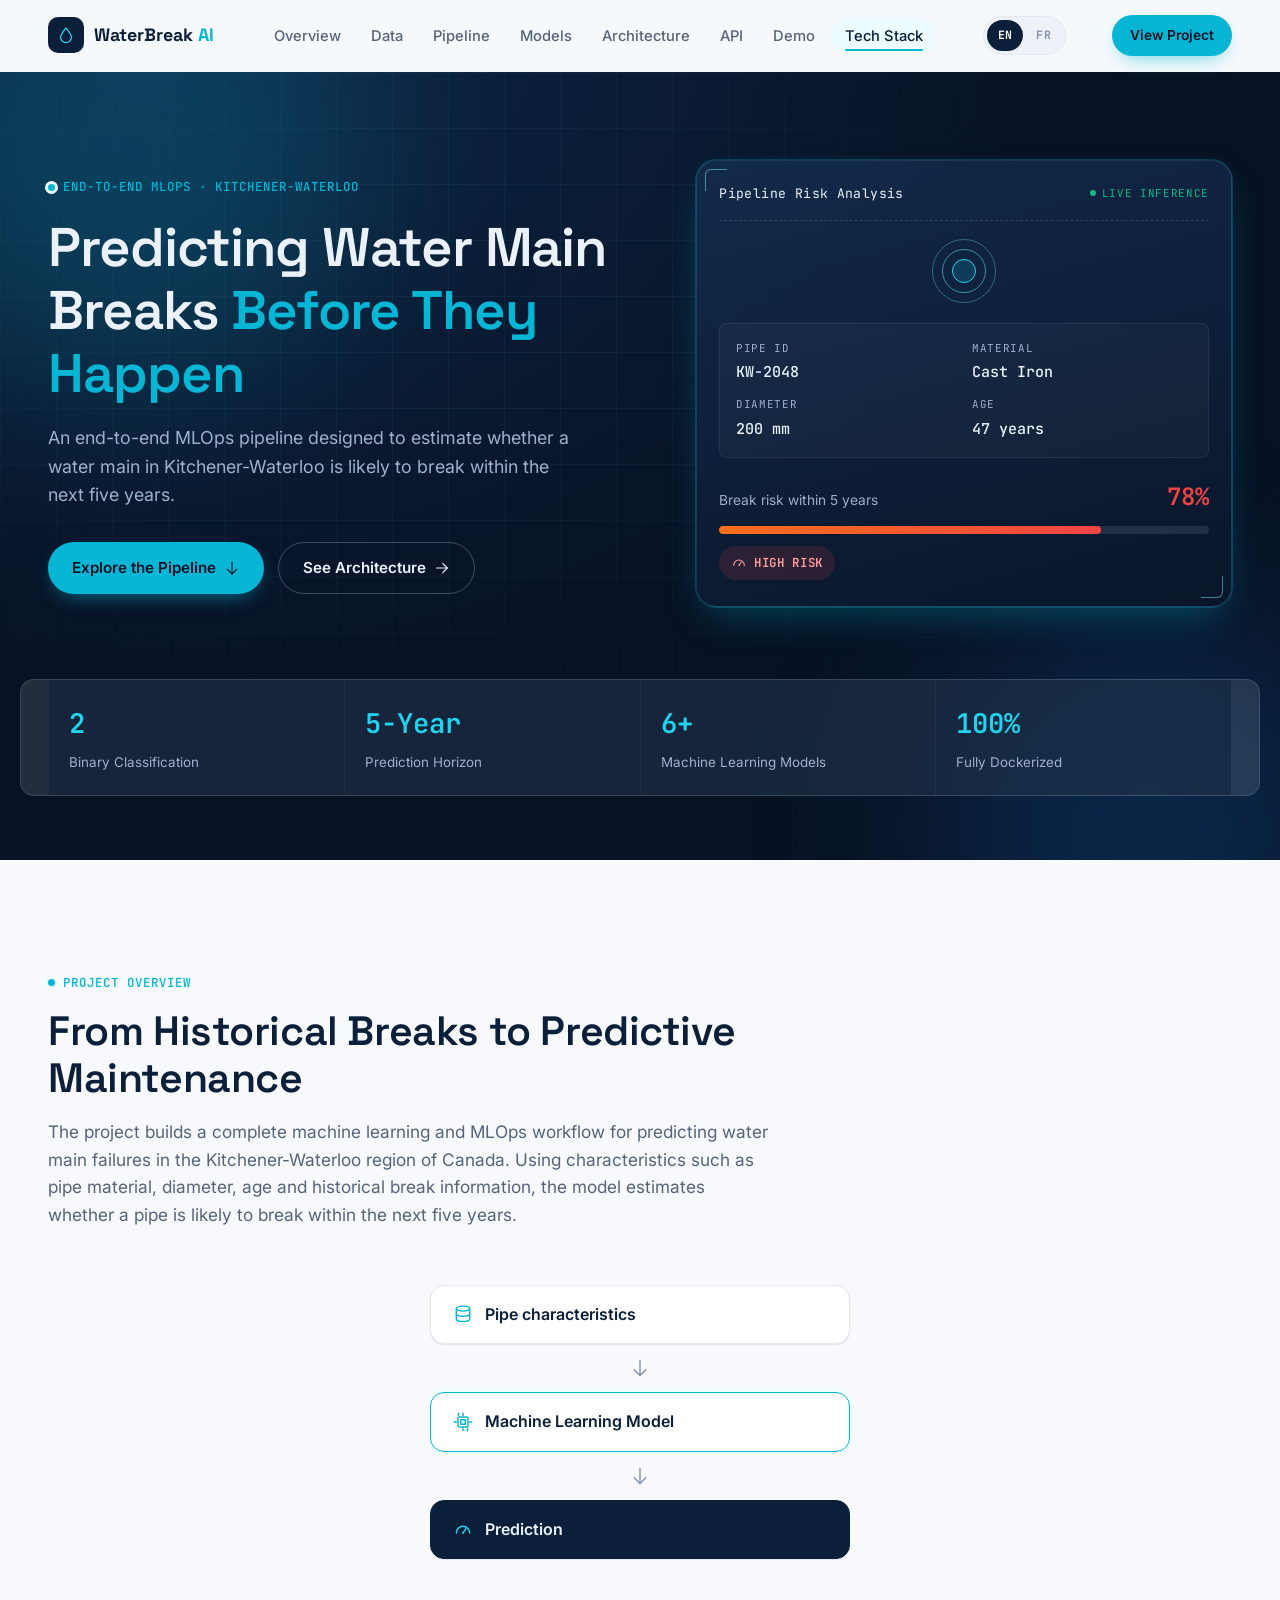
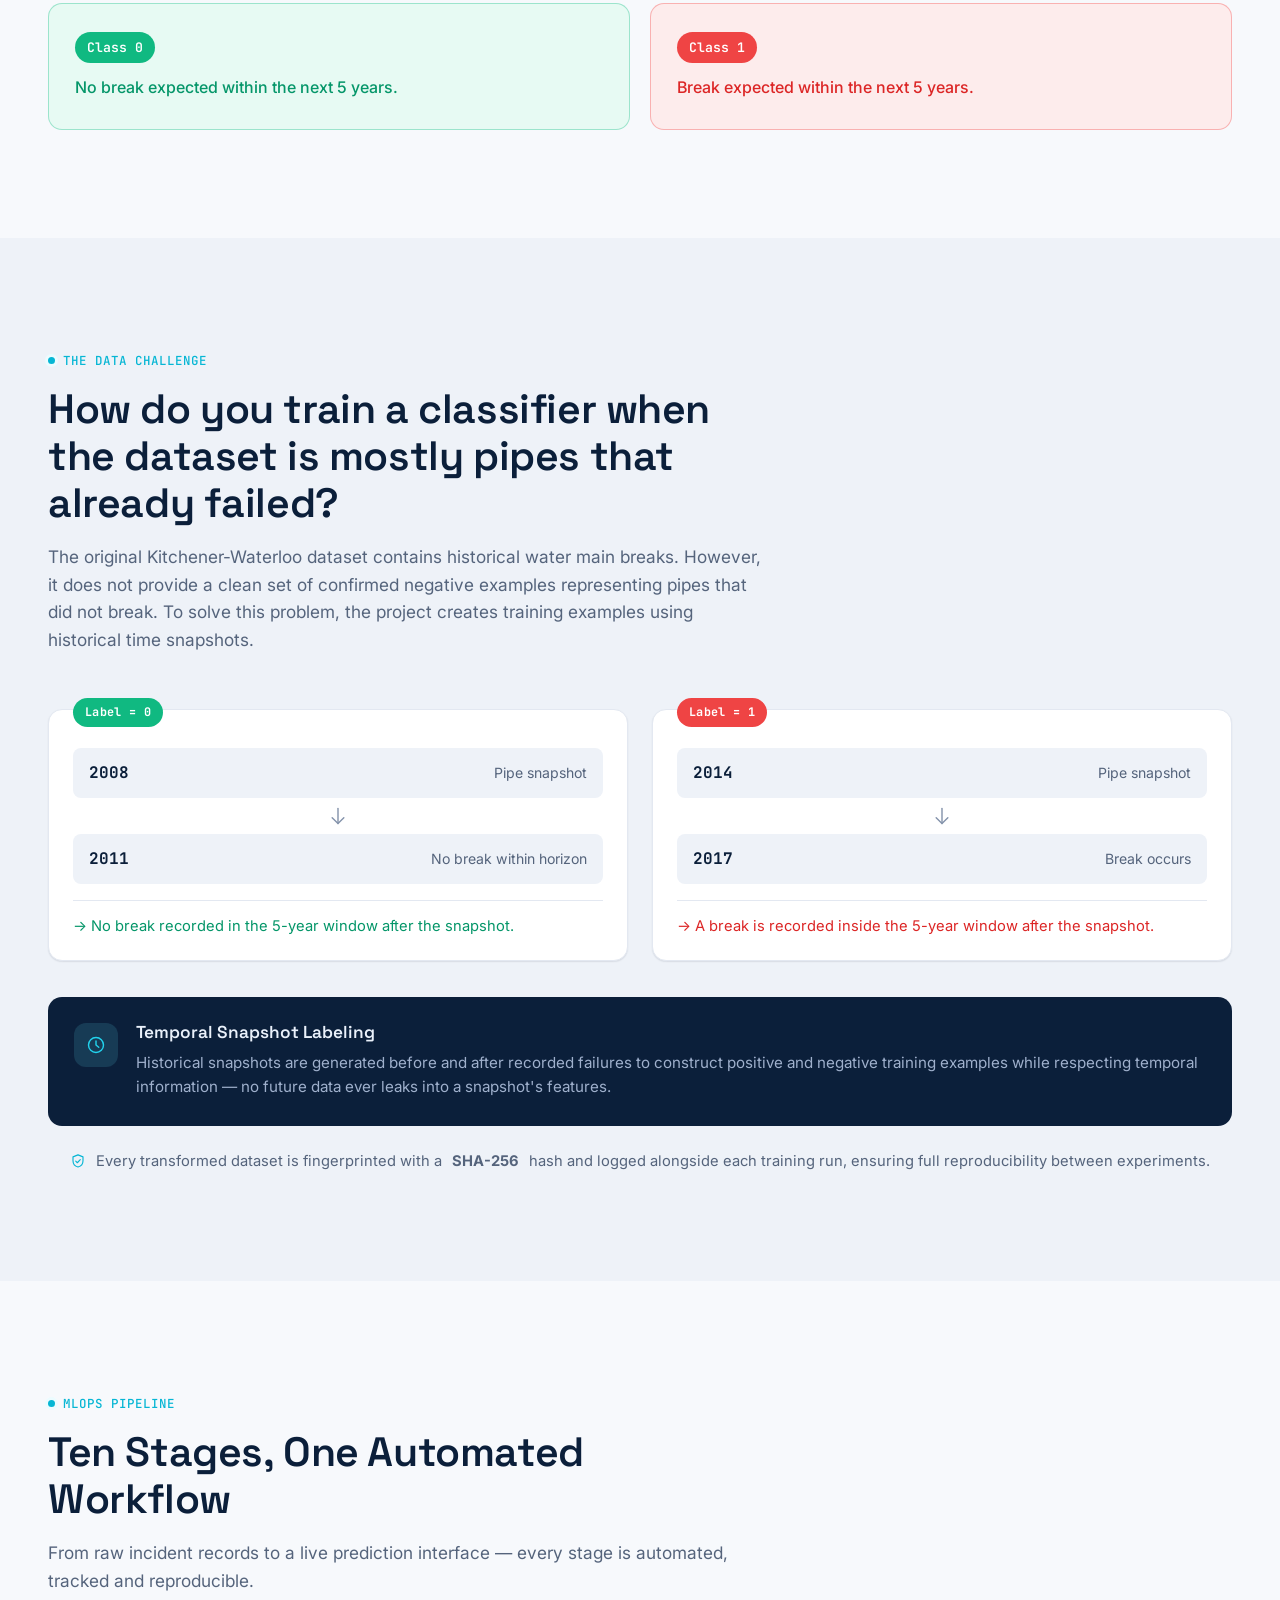
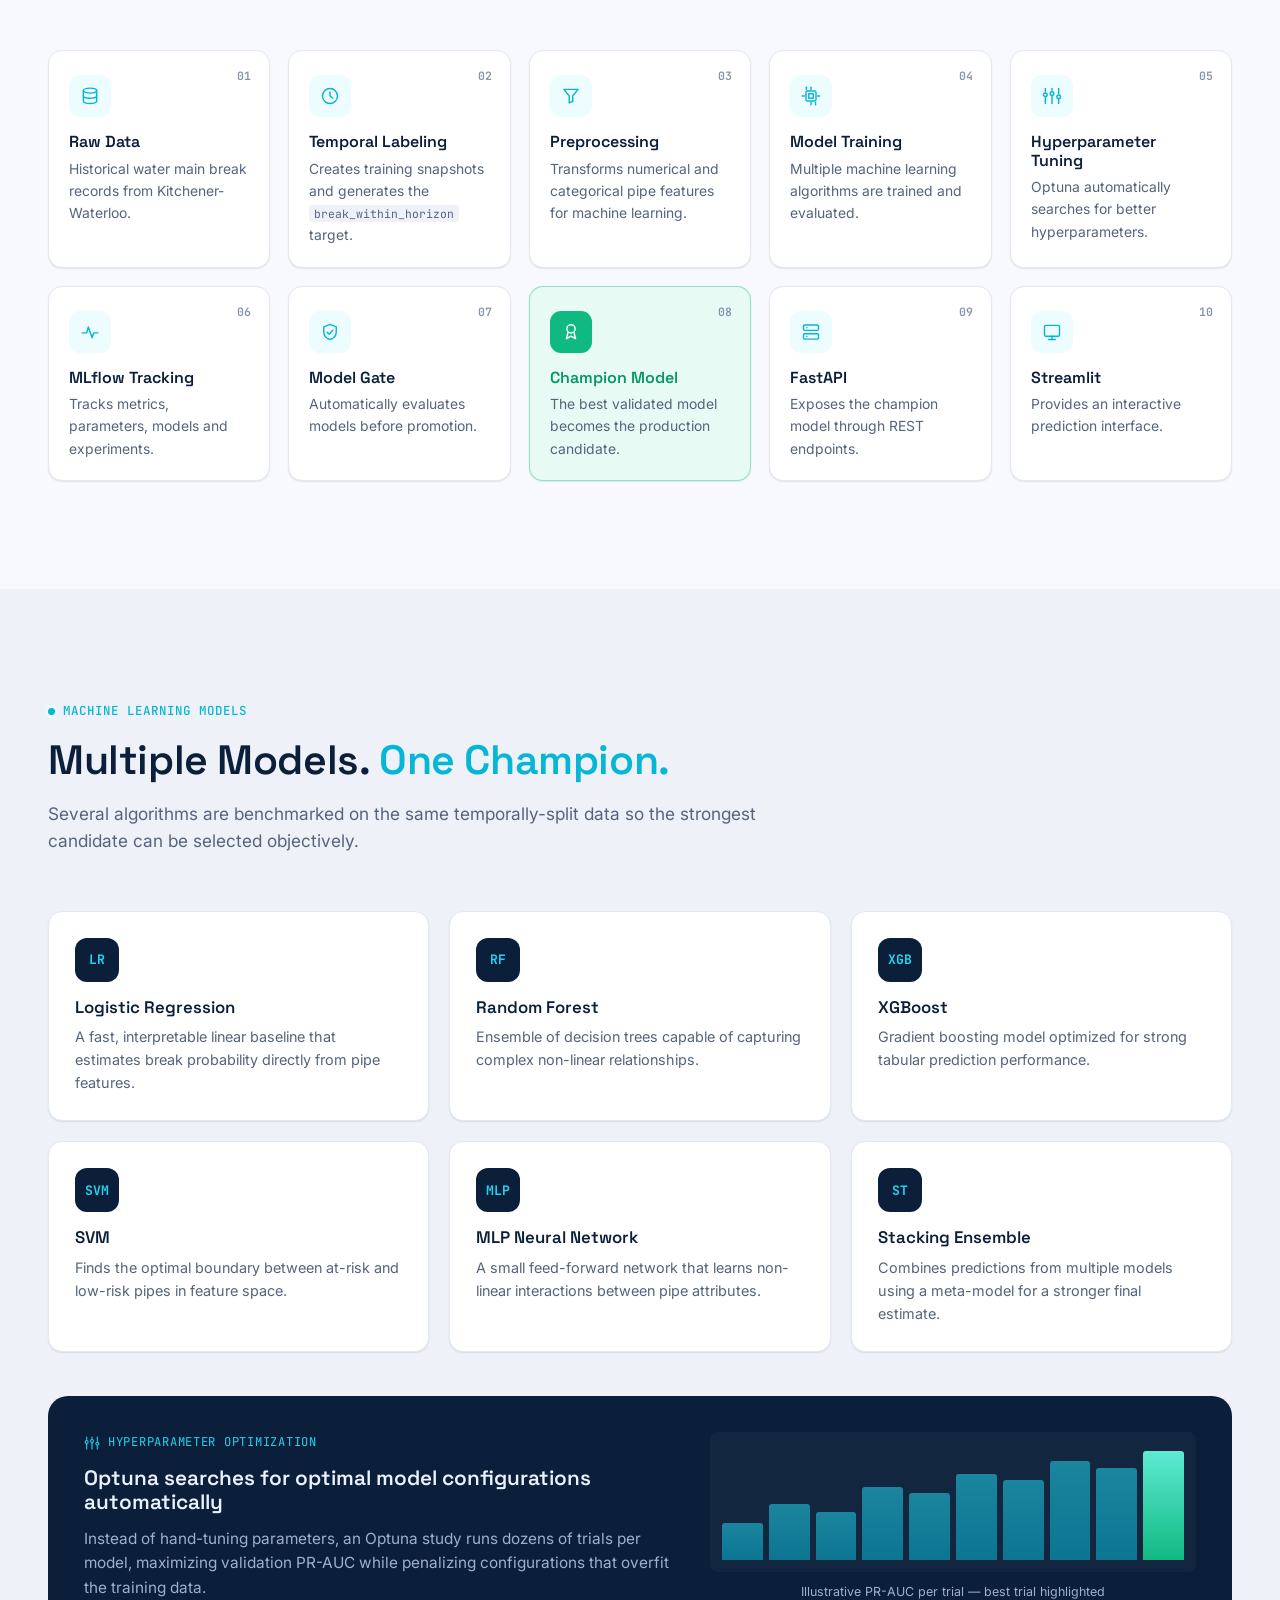
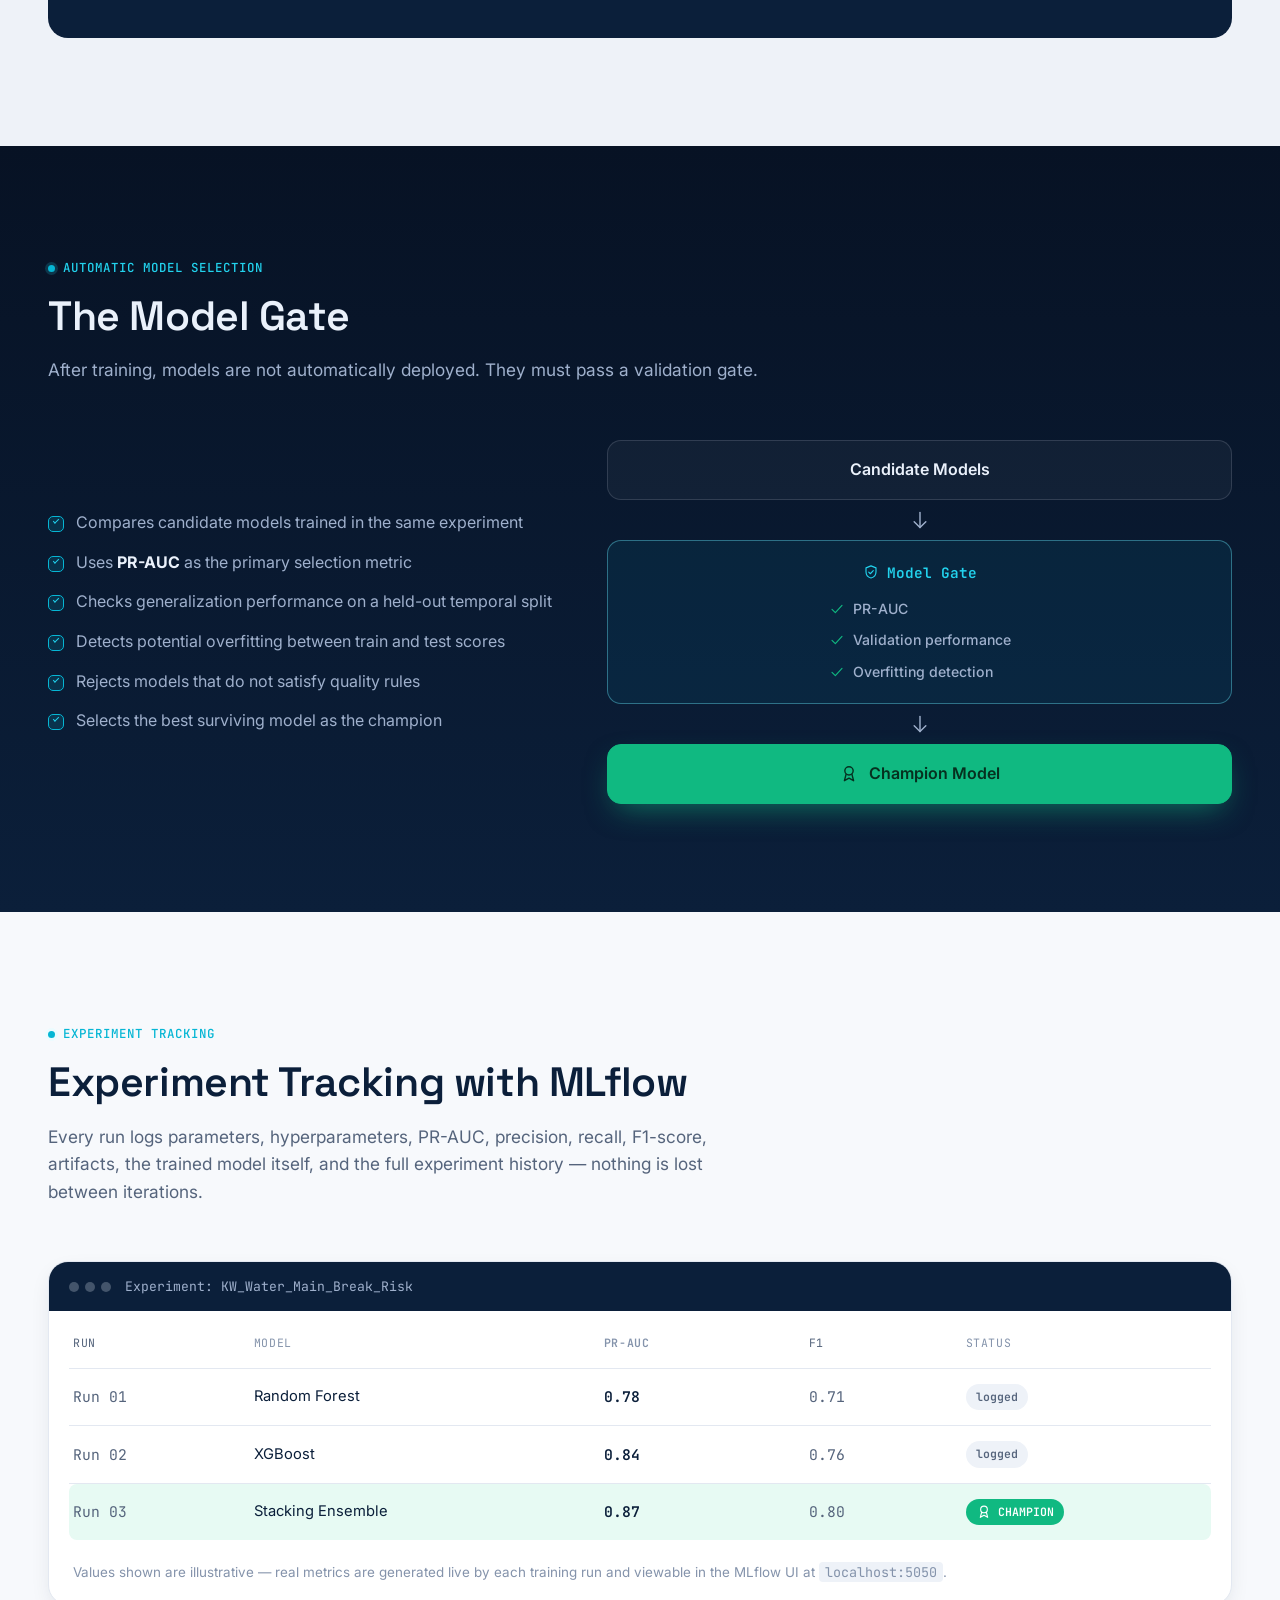
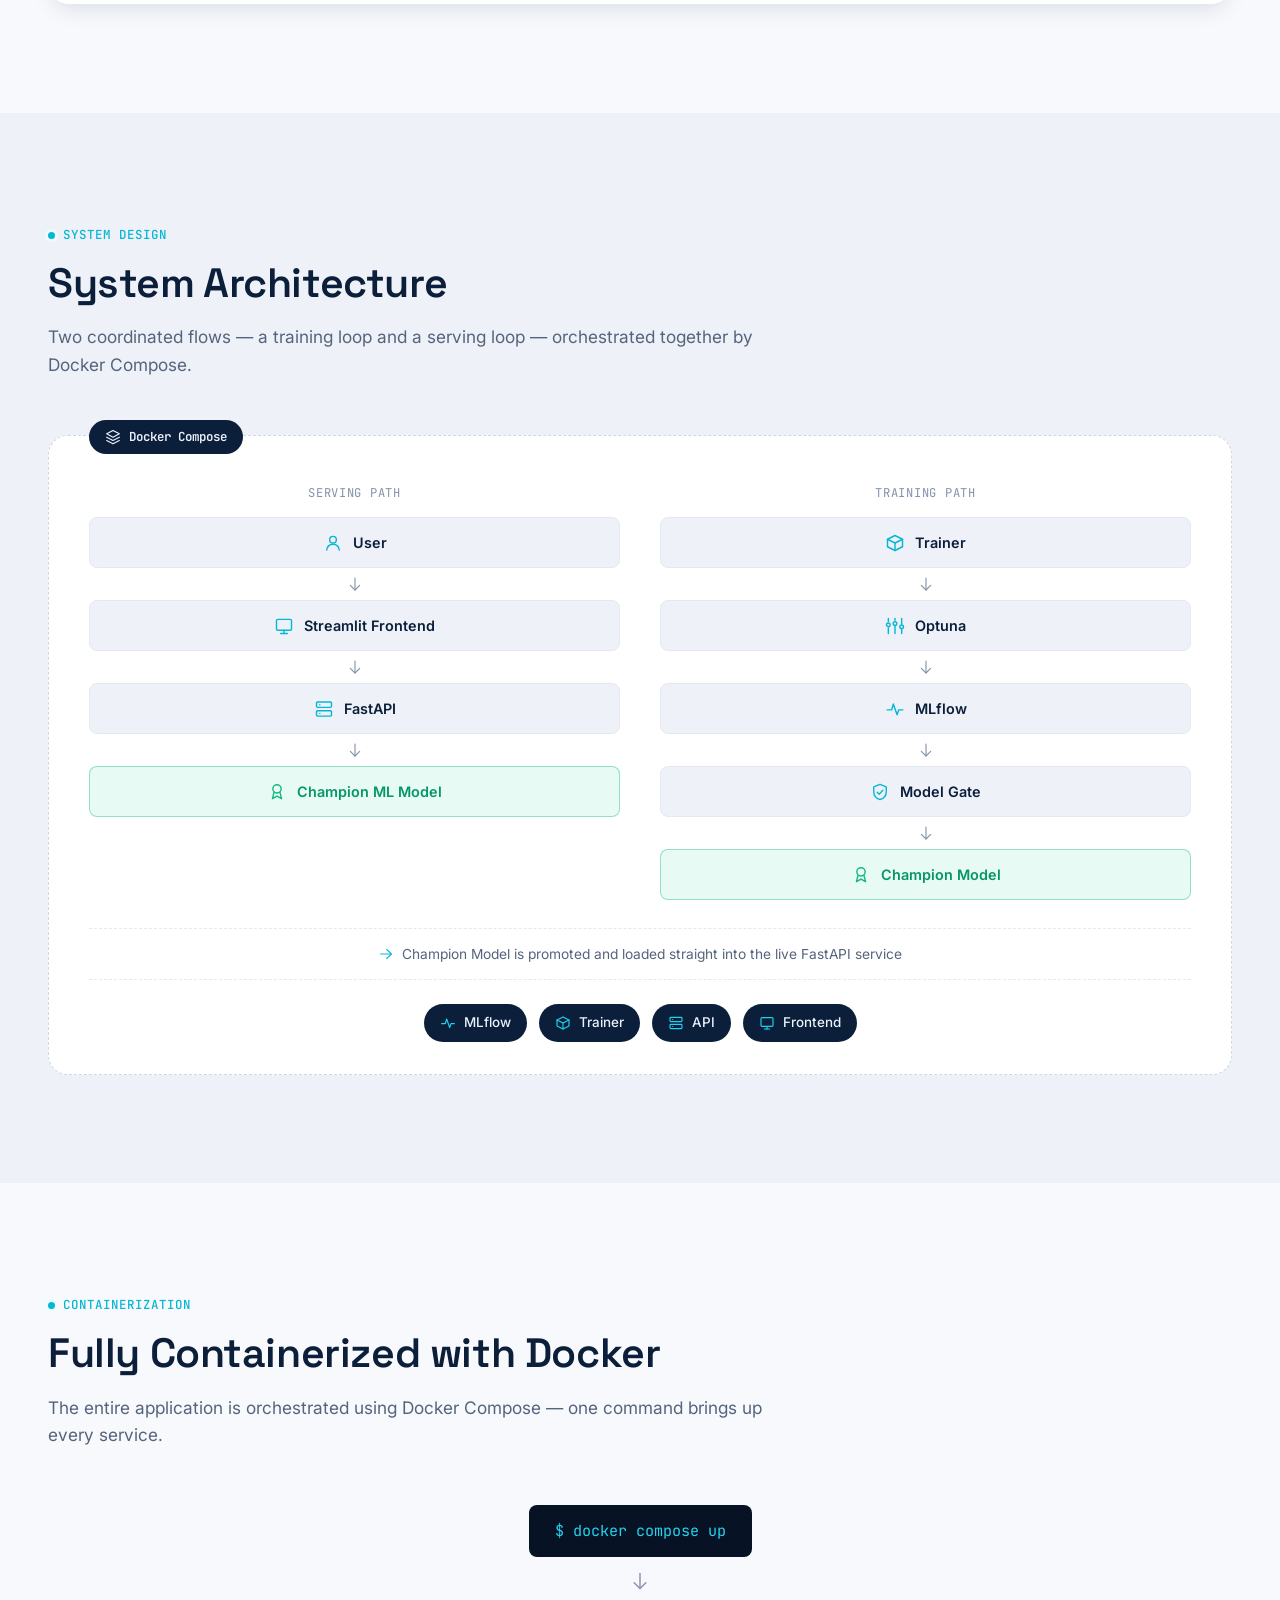
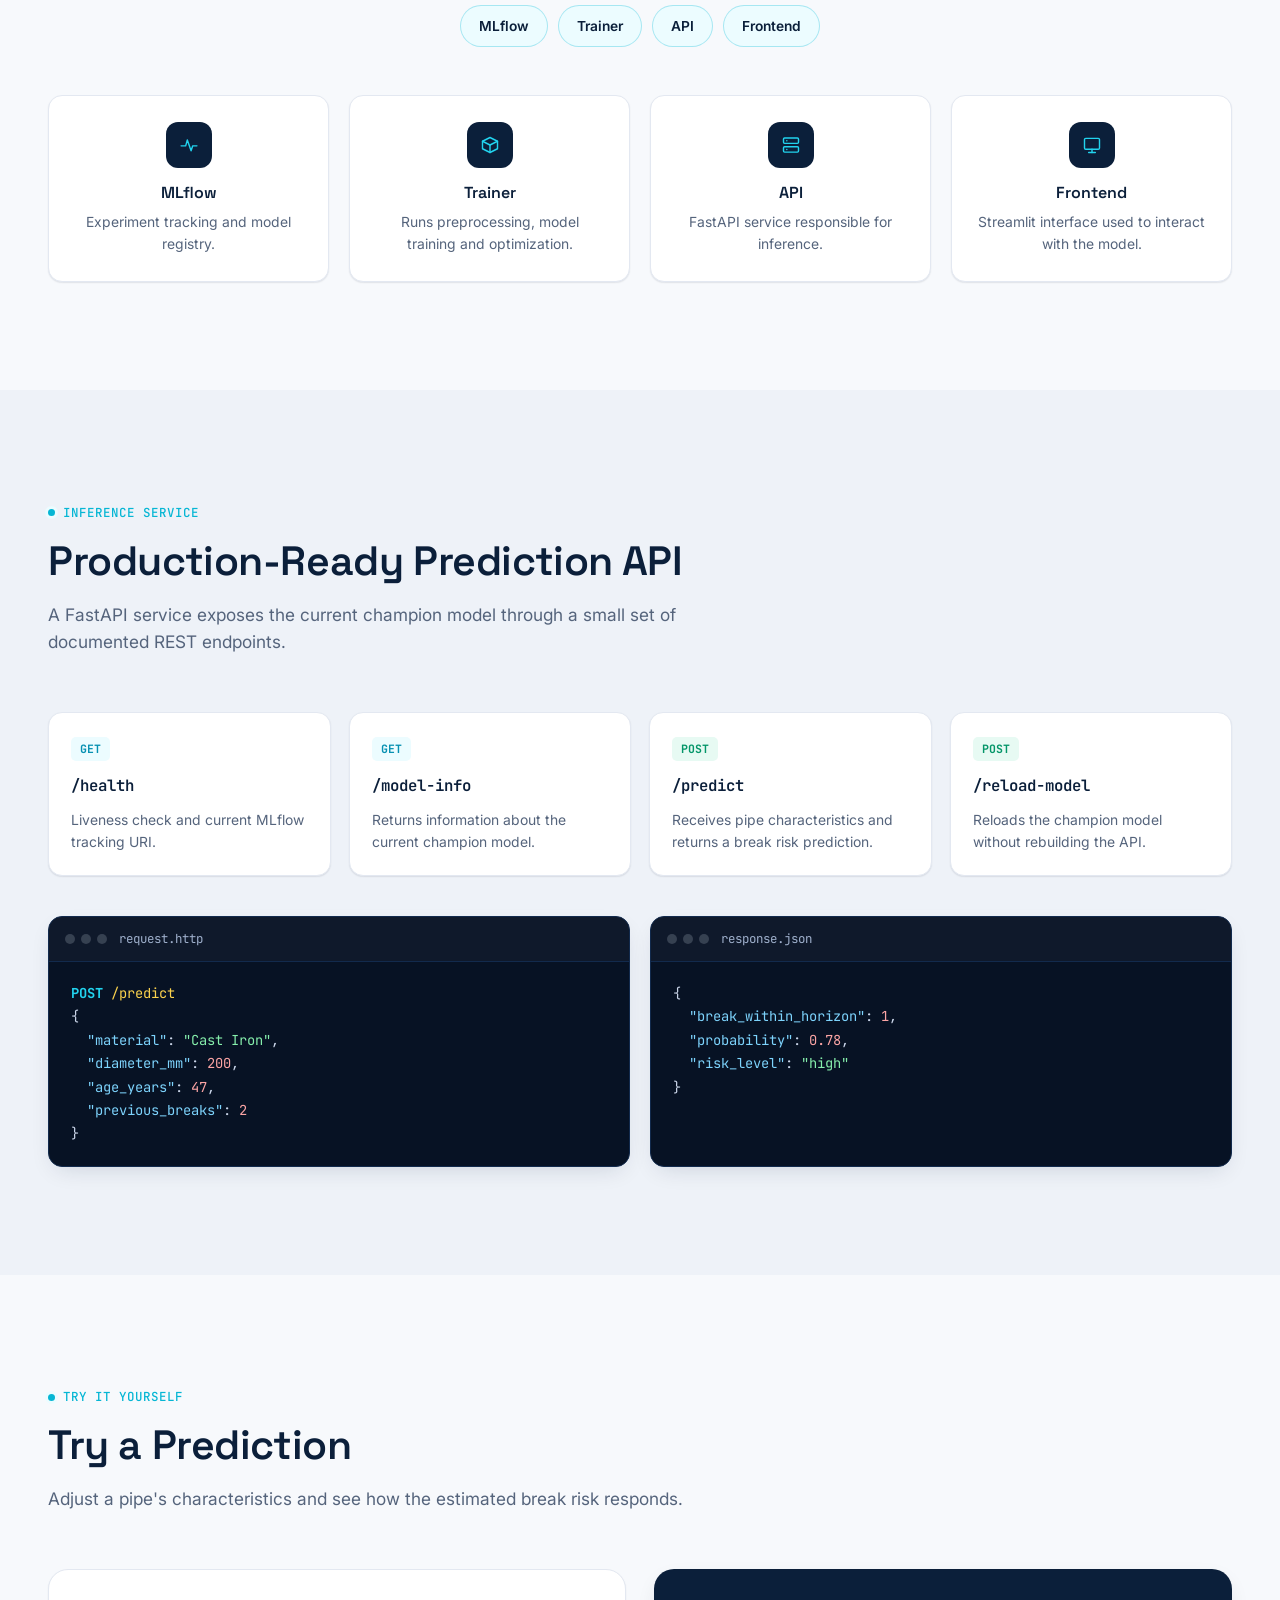
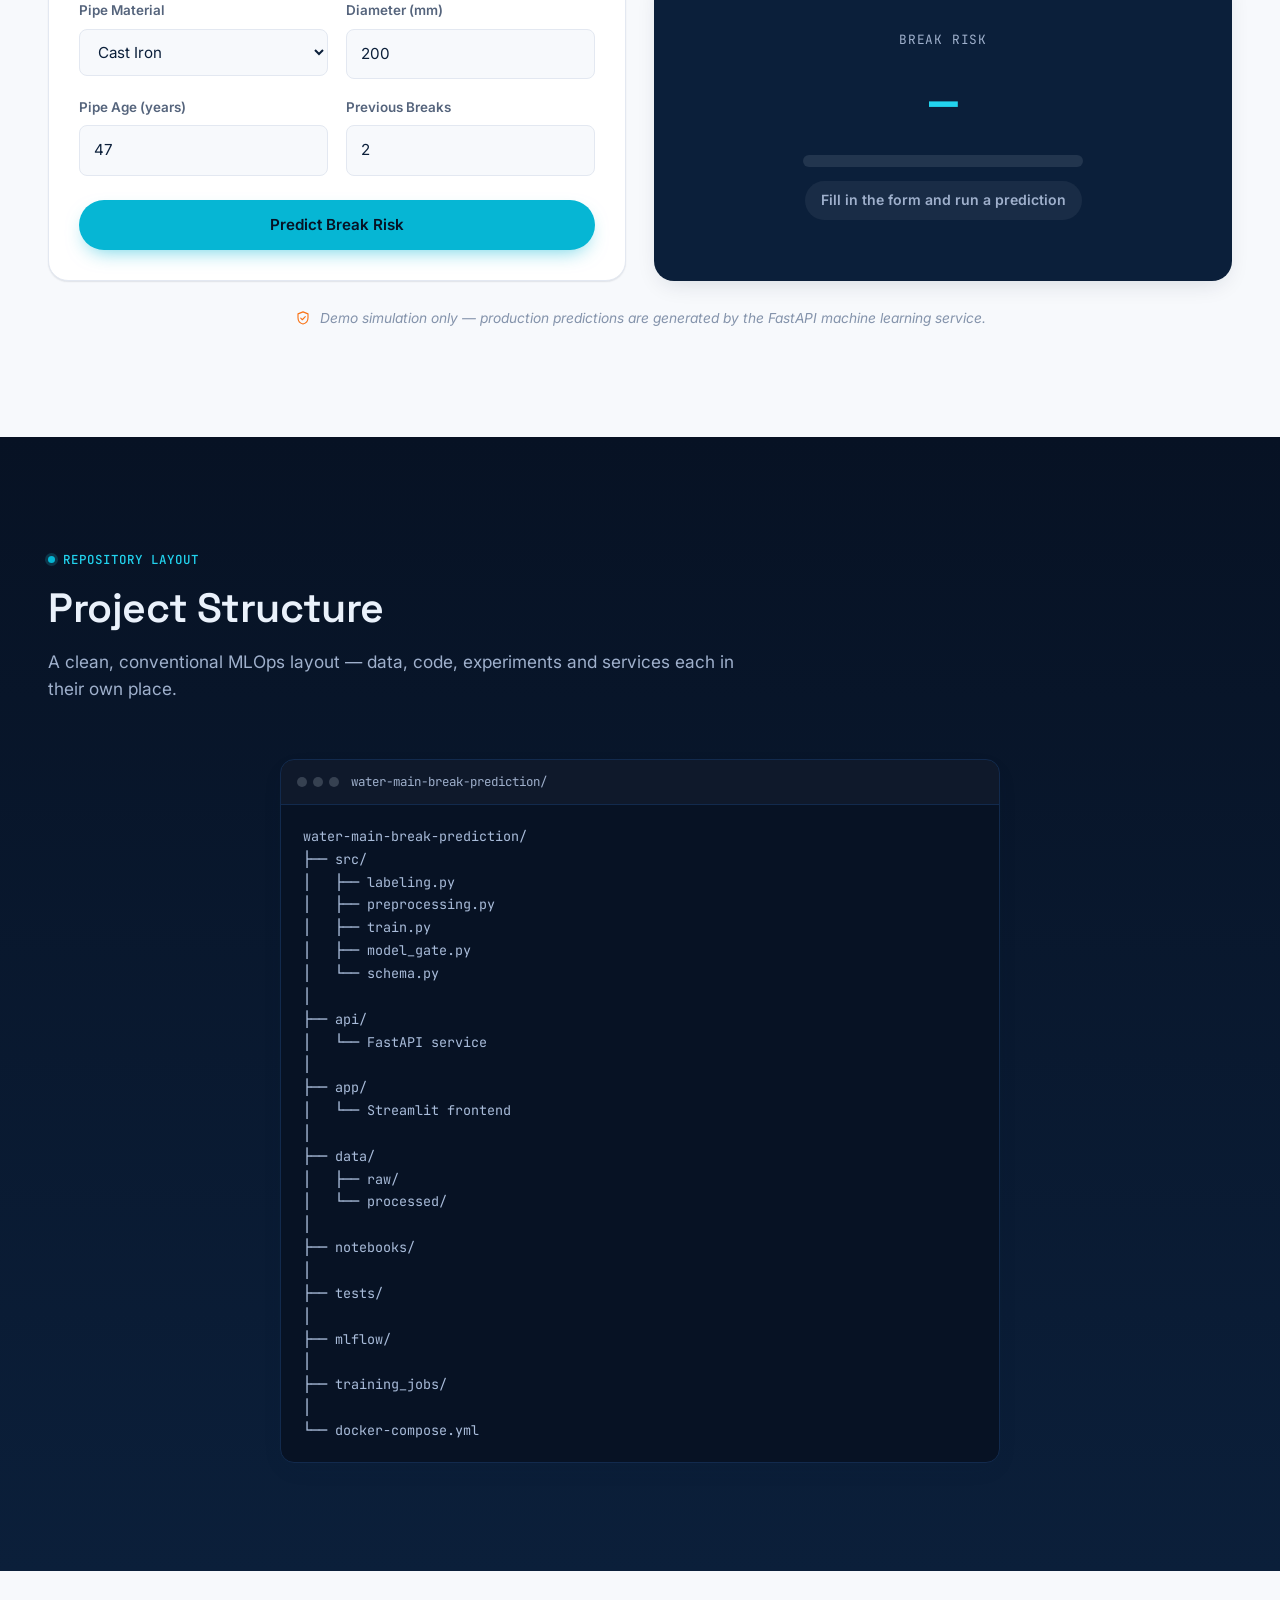
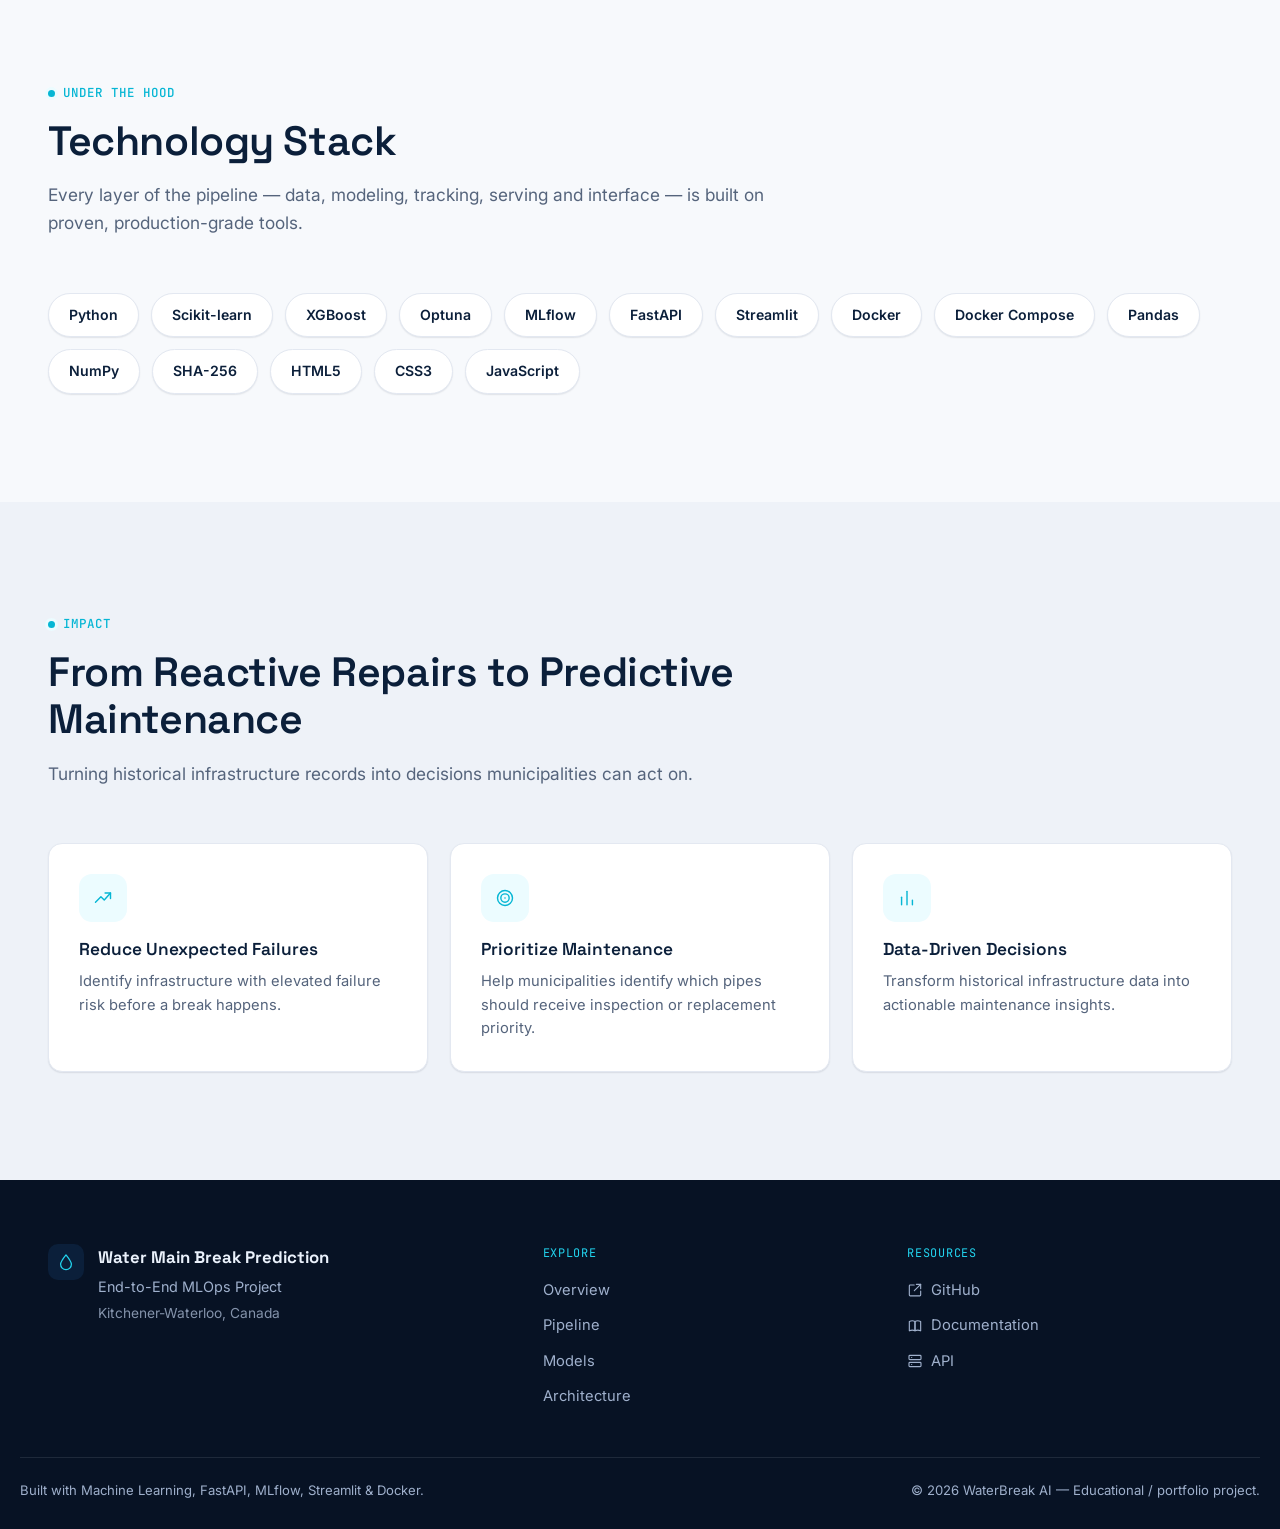
<file: website/index.html>
<!DOCTYPE html>
<html lang="en">
<head>
<meta charset="UTF-8">
<meta name="viewport" content="width=device-width, initial-scale=1.0">
<title>WaterBreak AI — Predicting Water Main Breaks | Kitchener-Waterloo MLOps Project</title>
<meta name="description" content="An end-to-end MLOps pipeline that predicts whether a water main in Kitchener-Waterloo will break within the next five years — powered by MLflow, Optuna, FastAPI, Streamlit and Docker.">

<!-- Fonts: Space Grotesk (display), Inter (body), JetBrains Mono (data / code). Falls back gracefully to system fonts if offline. -->
<link rel="preconnect" href="https://fonts.googleapis.com">
<link rel="preconnect" href="https://fonts.gstatic.com" crossorigin>
<link href="https://fonts.googleapis.com/css2?family=Space+Grotesk:wght@500;600;700&family=Inter:wght@400;500;600;700&family=JetBrains+Mono:wght@400;500;600&display=swap" rel="stylesheet">

<link rel="icon" href="data:image/svg+xml,%3Csvg xmlns='http://www.w3.org/2000/svg' viewBox='0 0 24 24'%3E%3Cpath fill='%2306b6d4' d='M12 2c4.2 5.2 7 9 7 12.3A7 7 0 0 1 5 14.3C5 11 7.8 7.2 12 2z'/%3E%3C/svg%3E">
<link rel="stylesheet" href="style.css">
<link rel="alternate" hreflang="en" href="index.html">
<link rel="alternate" hreflang="fr" href="index-fr.html">
</head>
<body>

<!-- ============================================================
     ICON SPRITE — reusable inline SVG symbols, referenced with <use>
     ============================================================ -->
<svg style="display:none" aria-hidden="true">
  <defs>
    <symbol id="icon-droplet" viewBox="0 0 24 24"><path d="M12 2.5c4.2 5.2 7.2 9.2 7.2 12.6A7.2 7.2 0 0 1 4.8 15.1C4.8 11.7 7.8 7.7 12 2.5z"/></symbol>
    <symbol id="icon-menu" viewBox="0 0 24 24"><line x1="3" y1="6" x2="21" y2="6"/><line x1="3" y1="12" x2="21" y2="12"/><line x1="3" y1="18" x2="21" y2="18"/></symbol>
    <symbol id="icon-close" viewBox="0 0 24 24"><line x1="5" y1="5" x2="19" y2="19"/><line x1="19" y1="5" x2="5" y2="19"/></symbol>
    <symbol id="icon-arrow-right" viewBox="0 0 24 24"><line x1="4" y1="12" x2="20" y2="12"/><polyline points="13 5 20 12 13 19"/></symbol>
    <symbol id="icon-arrow-down" viewBox="0 0 24 24"><line x1="12" y1="3" x2="12" y2="21"/><polyline points="5 14 12 21 19 14"/></symbol>
    <symbol id="icon-chevron-up" viewBox="0 0 24 24"><polyline points="5 15 12 8 19 15"/></symbol>
    <symbol id="icon-database" viewBox="0 0 24 24"><ellipse cx="12" cy="5.5" rx="8" ry="3"/><path d="M4 5.5v6.2c0 1.66 3.58 3 8 3s8-1.34 8-3V5.5"/><path d="M4 11.7v6.2c0 1.66 3.58 3 8 3s8-1.34 8-3v-6.2"/></symbol>
    <symbol id="icon-clock" viewBox="0 0 24 24"><circle cx="12" cy="12" r="9"/><path d="M12 7.2V12l3.3 2.7"/></symbol>
    <symbol id="icon-filter" viewBox="0 0 24 24"><path d="M3.5 4h17l-6.4 8v6.3l-4.2 2V12z"/></symbol>
    <symbol id="icon-cpu" viewBox="0 0 24 24"><rect x="6" y="6" width="12" height="12" rx="1.6"/><rect x="9.3" y="9.3" width="5.4" height="5.4"/><line x1="12" y1="1.5" x2="12" y2="4.2"/><line x1="12" y1="19.8" x2="12" y2="22.5"/><line x1="1.5" y1="12" x2="4.2" y2="12"/><line x1="19.8" y1="12" x2="22.5" y2="12"/><line x1="6.5" y1="1.5" x2="6.5" y2="4.2"/><line x1="17.5" y1="19.8" x2="17.5" y2="22.5"/></symbol>
    <symbol id="icon-sliders" viewBox="0 0 24 24"><line x1="4" y1="21" x2="4" y2="14"/><circle cx="4" cy="10.5" r="2.2"/><line x1="4" y1="6.5" x2="4" y2="3"/><line x1="12" y1="21" x2="12" y2="12.5"/><circle cx="12" cy="9" r="2.2"/><line x1="12" y1="5" x2="12" y2="3"/><line x1="20" y1="21" x2="20" y2="16.5"/><circle cx="20" cy="13" r="2.2"/><line x1="20" y1="9.5" x2="20" y2="3"/></symbol>
    <symbol id="icon-activity" viewBox="0 0 24 24"><polyline points="2.5 13 8 13 10 6 14.5 19 16.5 13 21.5 13"/></symbol>
    <symbol id="icon-shield" viewBox="0 0 24 24"><path d="M12 2.8l7.5 3v5.8c0 5-3.4 8.3-7.5 9.4-4.1-1.1-7.5-4.4-7.5-9.4V5.8z"/><path d="M8.6 12.2l2.4 2.4 4.4-4.6"/></symbol>
    <symbol id="icon-award" viewBox="0 0 24 24"><circle cx="12" cy="8.2" r="5"/><path d="M8.4 12.7 6.5 20l5.5-3 5.5 3-1.9-7.3"/></symbol>
    <symbol id="icon-server" viewBox="0 0 24 24"><rect x="3" y="3.5" width="18" height="6.5" rx="1.3"/><rect x="3" y="14" width="18" height="6.5" rx="1.3"/><circle cx="7" cy="6.75" r="0.9" fill="currentColor" stroke="none"/><circle cx="7" cy="17.25" r="0.9" fill="currentColor" stroke="none"/></symbol>
    <symbol id="icon-monitor" viewBox="0 0 24 24"><rect x="3" y="4" width="18" height="13" rx="1.5"/><line x1="8" y1="21" x2="16" y2="21"/><line x1="12" y1="17" x2="12" y2="21"/></symbol>
    <symbol id="icon-box" viewBox="0 0 24 24"><path d="M21 7.5 12 3 3 7.5 12 12l9-4.5z"/><path d="M3 7.5v9L12 21l9-4.5v-9"/><line x1="12" y1="12" x2="12" y2="21"/></symbol>
    <symbol id="icon-layers" viewBox="0 0 24 24"><polygon points="12 2.3 21.5 7.3 12 12.3 2.5 7.3"/><polyline points="2.5 12.3 12 17.3 21.5 12.3"/><polyline points="2.5 17.3 12 22.3 21.5 17.3"/></symbol>
    <symbol id="icon-user" viewBox="0 0 24 24"><circle cx="12" cy="8" r="4"/><path d="M4.5 20.5c0-4.1 3.4-7 7.5-7s7.5 2.9 7.5 7"/></symbol>
    <symbol id="icon-terminal" viewBox="0 0 24 24"><rect x="3" y="4" width="18" height="16" rx="1.6"/><polyline points="7.5 9.5 11 12.5 7.5 15.5"/><line x1="12.5" y1="15.5" x2="16.5" y2="15.5"/></symbol>
    <symbol id="icon-check" viewBox="0 0 24 24"><polyline points="4.5 12.5 9.5 17.5 19.5 6.5"/></symbol>
    <symbol id="icon-trending-up" viewBox="0 0 24 24"><polyline points="3 17 9.5 10.5 13.5 14.5 21 6"/><polyline points="14.5 6 21 6 21 12.5"/></symbol>
    <symbol id="icon-target" viewBox="0 0 24 24"><circle cx="12" cy="12" r="9"/><circle cx="12" cy="12" r="5"/><circle cx="12" cy="12" r="1" fill="currentColor" stroke="none"/></symbol>
    <symbol id="icon-bar-chart" viewBox="0 0 24 24"><line x1="5.5" y1="20" x2="5.5" y2="11"/><line x1="12" y1="20" x2="12" y2="4"/><line x1="18.5" y1="20" x2="18.5" y2="14.5"/></symbol>
    <symbol id="icon-external" viewBox="0 0 24 24"><path d="M14 3.5h6.5v6.5"/><line x1="20.5" y1="3.5" x2="11" y2="13"/><path d="M20.5 13.5v6a1.3 1.3 0 0 1-1.3 1.3H4.8A1.3 1.3 0 0 1 3.5 19.5V5.8a1.3 1.3 0 0 1 1.3-1.3h6"/></symbol>
    <symbol id="icon-book" viewBox="0 0 24 24"><path d="M3.5 5.2c3-1.4 6-1.4 8.5 0v14c-2.5-1.4-5.5-1.4-8.5 0z"/><path d="M20.5 5.2c-3-1.4-6-1.4-8.5 0v14c2.5-1.4 5.5-1.4 8.5 0z"/></symbol>
    <symbol id="icon-gauge" viewBox="0 0 24 24"><path d="M4 15.5a8 8 0 1 1 16 0"/><line x1="12" y1="15.5" x2="15.5" y2="10.5"/><circle cx="12" cy="15.5" r="1" fill="currentColor" stroke="none"/></symbol>
    <symbol id="icon-git-branch" viewBox="0 0 24 24"><line x1="7" y1="3.5" x2="7" y2="14.5"/><circle cx="7" cy="18" r="2.3"/><circle cx="7" cy="6" r="2.3"/><circle cx="17" cy="18" r="2.3"/><path d="M17 15.7v-2a4 4 0 0 0-4-4H9.3"/></symbol>
  </defs>
</svg>

<!-- ============================================================
     NAVBAR
     ============================================================ -->
<header class="navbar" id="navbar">
  <div class="container navbar__inner">
    <a href="#top" class="navbar__brand">
      <span class="navbar__logo"><svg class="icon"><use href="#icon-droplet"/></svg></span>
      <span class="navbar__name">WaterBreak <span class="accent">AI</span></span>
    </a>

    <nav class="navbar__nav" id="primaryNav" aria-label="Primary">
      <ul class="navbar__links">
        <li><a href="#overview" class="nav-link">Overview</a></li>
        <li><a href="#data" class="nav-link">Data</a></li>
        <li><a href="#pipeline" class="nav-link">Pipeline</a></li>
        <li><a href="#models" class="nav-link">Models</a></li>
        <li><a href="#architecture" class="nav-link">Architecture</a></li>
        <li><a href="#api" class="nav-link">API</a></li>
        <li><a href="#demo" class="nav-link">Demo</a></li>
        <li><a href="#tech-stack" class="nav-link">Tech Stack</a></li>
      </ul>
    </nav>

    <div class="lang-switch" aria-label="Language">
      <a href="index.html" class="lang-switch__link is-active">EN</a>
      <a href="index-fr.html" class="lang-switch__link">FR</a>
    </div>

    <a href="#architecture" class="btn btn--primary btn--sm navbar__cta">View Project</a>

    <button class="navbar__toggle" id="navToggle" aria-label="Toggle navigation menu" aria-expanded="false" aria-controls="primaryNav">
      <svg class="icon icon-open"><use href="#icon-menu"/></svg>
      <svg class="icon icon-close"><use href="#icon-close"/></svg>
    </button>
  </div>
</header>

<main id="top">

<!-- ============================================================
     HERO
     ============================================================ -->
<section class="hero" id="hero">
  <div class="hero__bg" aria-hidden="true">
    <div class="hero__grid"></div>
    <div class="hero__glow hero__glow--a"></div>
    <div class="hero__glow hero__glow--b"></div>
  </div>

  <div class="container hero__inner">
    <div class="hero__content">
      <p class="eyebrow reveal"><span class="eyebrow__dot"></span>End-to-end MLOps · Kitchener-Waterloo</p>
      <h1 class="hero__title reveal">Predicting Water Main Breaks <span class="accent">Before They Happen</span></h1>
      <p class="hero__subtitle reveal">An end-to-end MLOps pipeline designed to estimate whether a water main in Kitchener-Waterloo is likely to break within the next five years.</p>
      <div class="hero__actions reveal">
        <a href="#pipeline" class="btn btn--primary">Explore the Pipeline <svg class="icon icon--sm"><use href="#icon-arrow-down"/></svg></a>
        <a href="#architecture" class="btn btn--ghost">See Architecture <svg class="icon icon--sm"><use href="#icon-arrow-right"/></svg></a>
      </div>
    </div>

    <div class="hero__visual reveal">
      <!-- Diagnostic HUD card: pipe risk analysis, hand-built with HTML/CSS -->
      <div class="hud-card">
        <div class="hud-card__frame" aria-hidden="true"></div>
        <div class="hud-card__header">
          <span class="hud-card__title">Pipeline Risk Analysis</span>
          <span class="hud-card__live"><span class="pulse-dot"></span>LIVE INFERENCE</span>
        </div>

        <div class="hud-card__body">
          <div class="hud-card__pipe" aria-hidden="true">
            <div class="hud-card__pipe-ring hud-card__pipe-ring--1"></div>
            <div class="hud-card__pipe-ring hud-card__pipe-ring--2"></div>
            <div class="hud-card__pipe-ring hud-card__pipe-ring--3"></div>
          </div>

          <dl class="hud-card__specs">
            <div><dt>Pipe ID</dt><dd>KW-2048</dd></div>
            <div><dt>Material</dt><dd>Cast Iron</dd></div>
            <div><dt>Diameter</dt><dd>200 mm</dd></div>
            <div><dt>Age</dt><dd>47 years</dd></div>
          </dl>

          <div class="hud-card__risk">
            <div class="hud-card__risk-label">
              <span>Break risk within 5 years</span>
              <span class="hud-card__risk-value" data-animate-risk="78">0%</span>
            </div>
            <div class="risk-bar">
              <div class="risk-bar__fill risk-bar__fill--high" data-risk-fill="78" style="width:0%"></div>
            </div>
            <div class="hud-card__status hud-card__status--high">
              <svg class="icon icon--sm"><use href="#icon-gauge"/></svg>
              HIGH RISK
            </div>
          </div>
        </div>
      </div>
    </div>
  </div>

  <div class="container hero__stats reveal">
    <div class="stat-card">
      <span class="stat-card__value" data-counter data-target="2">0</span>
      <span class="stat-card__label">Binary Classification</span>
    </div>
    <div class="stat-card">
      <span class="stat-card__value"><span data-counter data-target="5">0</span>-Year</span>
      <span class="stat-card__label">Prediction Horizon</span>
    </div>
    <div class="stat-card">
      <span class="stat-card__value"><span data-counter data-target="6">0</span>+</span>
      <span class="stat-card__label">Machine Learning Models</span>
    </div>
    <div class="stat-card">
      <span class="stat-card__value"><span data-counter data-target="100">0</span>%</span>
      <span class="stat-card__label">Fully Dockerized</span>
    </div>
  </div>
</section>

<!-- ============================================================
     OVERVIEW
     ============================================================ -->
<section class="section" id="overview">
  <div class="container">
    <div class="section__head reveal">
      <p class="eyebrow"><span class="eyebrow__dot"></span>Project Overview</p>
      <h2>From Historical Breaks to Predictive Maintenance</h2>
      <p class="section__lead">The project builds a complete machine learning and MLOps workflow for predicting water main failures in the Kitchener-Waterloo region of Canada. Using characteristics such as pipe material, diameter, age and historical break information, the model estimates whether a pipe is likely to break within the next five years.</p>
    </div>

    <div class="flow-diagram reveal">
      <div class="flow-diagram__node">
        <svg class="icon"><use href="#icon-database"/></svg>
        <span>Pipe characteristics</span>
      </div>
      <svg class="icon flow-diagram__arrow"><use href="#icon-arrow-down"/></svg>
      <div class="flow-diagram__node flow-diagram__node--accent">
        <svg class="icon"><use href="#icon-cpu"/></svg>
        <span>Machine Learning Model</span>
      </div>
      <svg class="icon flow-diagram__arrow"><use href="#icon-arrow-down"/></svg>
      <div class="flow-diagram__node flow-diagram__node--dark">
        <svg class="icon"><use href="#icon-gauge"/></svg>
        <span>Prediction</span>
      </div>
    </div>

    <div class="grid-2 reveal">
      <div class="class-card class-card--safe">
        <span class="class-card__tag">Class 0</span>
        <p>No break expected within the next 5 years.</p>
      </div>
      <div class="class-card class-card--risk">
        <span class="class-card__tag">Class 1</span>
        <p>Break expected within the next 5 years.</p>
      </div>
    </div>
  </div>
</section>

<!-- ============================================================
     THE DATA CHALLENGE
     ============================================================ -->
<section class="section section--tint" id="data">
  <div class="container">
    <div class="section__head reveal">
      <p class="eyebrow"><span class="eyebrow__dot"></span>The Data Challenge</p>
      <h2>How do you train a classifier when the dataset is mostly pipes that already failed?</h2>
      <p class="section__lead">The original Kitchener-Waterloo dataset contains historical water main breaks. However, it does not provide a clean set of confirmed negative examples representing pipes that did not break. To solve this problem, the project creates training examples using historical time snapshots.</p>
    </div>

    <div class="timelines reveal">
      <div class="timeline-card timeline-card--negative">
        <span class="timeline-card__badge">Label = 0</span>
        <div class="timeline">
          <div class="timeline__point">
            <span class="timeline__year">2008</span>
            <span class="timeline__desc">Pipe snapshot</span>
          </div>
          <svg class="icon timeline__arrow"><use href="#icon-arrow-down"/></svg>
          <div class="timeline__point">
            <span class="timeline__year">2011</span>
            <span class="timeline__desc">No break within horizon</span>
          </div>
        </div>
        <p class="timeline-card__result">→ No break recorded in the 5-year window after the snapshot.</p>
      </div>

      <div class="timeline-card timeline-card--positive">
        <span class="timeline-card__badge">Label = 1</span>
        <div class="timeline">
          <div class="timeline__point">
            <span class="timeline__year">2014</span>
            <span class="timeline__desc">Pipe snapshot</span>
          </div>
          <svg class="icon timeline__arrow"><use href="#icon-arrow-down"/></svg>
          <div class="timeline__point">
            <span class="timeline__year">2017</span>
            <span class="timeline__desc">Break occurs</span>
          </div>
        </div>
        <p class="timeline-card__result">→ A break is recorded inside the 5-year window after the snapshot.</p>
      </div>
    </div>

    <div class="info-box reveal">
      <div class="info-box__icon"><svg class="icon"><use href="#icon-clock"/></svg></div>
      <div>
        <h3>Temporal Snapshot Labeling</h3>
        <p>Historical snapshots are generated before and after recorded failures to construct positive and negative training examples while respecting temporal information — no future data ever leaks into a snapshot's features.</p>
      </div>
    </div>

    <p class="data-note reveal">
      <svg class="icon icon--sm"><use href="#icon-shield"/></svg>
      Every transformed dataset is fingerprinted with a <strong>SHA-256</strong> hash and logged alongside each training run, ensuring full reproducibility between experiments.
    </p>
  </div>
</section>

<!-- ============================================================
     MLOPS PIPELINE
     ============================================================ -->
<section class="section" id="pipeline">
  <div class="container">
    <div class="section__head reveal">
      <p class="eyebrow"><span class="eyebrow__dot"></span>MLOps Pipeline</p>
      <h2>Ten Stages, One Automated Workflow</h2>
      <p class="section__lead">From raw incident records to a live prediction interface — every stage is automated, tracked and reproducible.</p>
    </div>

    <ol class="pipeline reveal">
      <li class="pipeline__step">
        <span class="pipeline__index">01</span>
        <span class="pipeline__icon"><svg class="icon"><use href="#icon-database"/></svg></span>
        <h3>Raw Data</h3>
        <p>Historical water main break records from Kitchener-Waterloo.</p>
      </li>
      <li class="pipeline__step">
        <span class="pipeline__index">02</span>
        <span class="pipeline__icon"><svg class="icon"><use href="#icon-clock"/></svg></span>
        <h3>Temporal Labeling</h3>
        <p>Creates training snapshots and generates the <code>break_within_horizon</code> target.</p>
      </li>
      <li class="pipeline__step">
        <span class="pipeline__index">03</span>
        <span class="pipeline__icon"><svg class="icon"><use href="#icon-filter"/></svg></span>
        <h3>Preprocessing</h3>
        <p>Transforms numerical and categorical pipe features for machine learning.</p>
      </li>
      <li class="pipeline__step">
        <span class="pipeline__index">04</span>
        <span class="pipeline__icon"><svg class="icon"><use href="#icon-cpu"/></svg></span>
        <h3>Model Training</h3>
        <p>Multiple machine learning algorithms are trained and evaluated.</p>
      </li>
      <li class="pipeline__step">
        <span class="pipeline__index">05</span>
        <span class="pipeline__icon"><svg class="icon"><use href="#icon-sliders"/></svg></span>
        <h3>Hyperparameter Tuning</h3>
        <p>Optuna automatically searches for better hyperparameters.</p>
      </li>
      <li class="pipeline__step">
        <span class="pipeline__index">06</span>
        <span class="pipeline__icon"><svg class="icon"><use href="#icon-activity"/></svg></span>
        <h3>MLflow Tracking</h3>
        <p>Tracks metrics, parameters, models and experiments.</p>
      </li>
      <li class="pipeline__step">
        <span class="pipeline__index">07</span>
        <span class="pipeline__icon"><svg class="icon"><use href="#icon-shield"/></svg></span>
        <h3>Model Gate</h3>
        <p>Automatically evaluates models before promotion.</p>
      </li>
      <li class="pipeline__step pipeline__step--champion">
        <span class="pipeline__index">08</span>
        <span class="pipeline__icon"><svg class="icon"><use href="#icon-award"/></svg></span>
        <h3>Champion Model</h3>
        <p>The best validated model becomes the production candidate.</p>
      </li>
      <li class="pipeline__step">
        <span class="pipeline__index">09</span>
        <span class="pipeline__icon"><svg class="icon"><use href="#icon-server"/></svg></span>
        <h3>FastAPI</h3>
        <p>Exposes the champion model through REST endpoints.</p>
      </li>
      <li class="pipeline__step">
        <span class="pipeline__index">10</span>
        <span class="pipeline__icon"><svg class="icon"><use href="#icon-monitor"/></svg></span>
        <h3>Streamlit</h3>
        <p>Provides an interactive prediction interface.</p>
      </li>
    </ol>
  </div>
</section>

<!-- ============================================================
     MACHINE LEARNING MODELS
     ============================================================ -->
<section class="section section--tint" id="models">
  <div class="container">
    <div class="section__head reveal">
      <p class="eyebrow"><span class="eyebrow__dot"></span>Machine Learning Models</p>
      <h2>Multiple Models. <span class="accent">One Champion.</span></h2>
      <p class="section__lead">Several algorithms are benchmarked on the same temporally-split data so the strongest candidate can be selected objectively.</p>
    </div>

    <div class="model-grid reveal">
      <div class="model-card">
        <span class="model-card__badge">LR</span>
        <h3>Logistic Regression</h3>
        <p>A fast, interpretable linear baseline that estimates break probability directly from pipe features.</p>
      </div>
      <div class="model-card">
        <span class="model-card__badge">RF</span>
        <h3>Random Forest</h3>
        <p>Ensemble of decision trees capable of capturing complex non-linear relationships.</p>
      </div>
      <div class="model-card">
        <span class="model-card__badge">XGB</span>
        <h3>XGBoost</h3>
        <p>Gradient boosting model optimized for strong tabular prediction performance.</p>
      </div>
      <div class="model-card">
        <span class="model-card__badge">SVM</span>
        <h3>SVM</h3>
        <p>Finds the optimal boundary between at-risk and low-risk pipes in feature space.</p>
      </div>
      <div class="model-card">
        <span class="model-card__badge">MLP</span>
        <h3>MLP Neural Network</h3>
        <p>A small feed-forward network that learns non-linear interactions between pipe attributes.</p>
      </div>
      <div class="model-card">
        <span class="model-card__badge">ST</span>
        <h3>Stacking Ensemble</h3>
        <p>Combines predictions from multiple models using a meta-model for a stronger final estimate.</p>
      </div>
    </div>

    <div class="optuna-panel reveal">
      <div class="optuna-panel__text">
        <span class="optuna-panel__eyebrow"><svg class="icon icon--sm"><use href="#icon-sliders"/></svg>Hyperparameter Optimization</span>
        <h3>Optuna searches for optimal model configurations automatically</h3>
        <p>Instead of hand-tuning parameters, an Optuna study runs dozens of trials per model, maximizing validation PR-AUC while penalizing configurations that overfit the training data.</p>
      </div>
      <div class="optuna-panel__chart" aria-hidden="true">
        <div class="optuna-chart">
          <div class="optuna-chart__bar" style="--h:32%"></div>
          <div class="optuna-chart__bar" style="--h:48%"></div>
          <div class="optuna-chart__bar" style="--h:41%"></div>
          <div class="optuna-chart__bar" style="--h:63%"></div>
          <div class="optuna-chart__bar" style="--h:58%"></div>
          <div class="optuna-chart__bar" style="--h:74%"></div>
          <div class="optuna-chart__bar" style="--h:69%"></div>
          <div class="optuna-chart__bar" style="--h:85%"></div>
          <div class="optuna-chart__bar" style="--h:79%"></div>
          <div class="optuna-chart__bar optuna-chart__bar--best" style="--h:94%"></div>
        </div>
        <span class="optuna-panel__caption">Illustrative PR-AUC per trial — best trial highlighted</span>
      </div>
    </div>
  </div>
</section>

<!-- ============================================================
     MODEL GATE
     ============================================================ -->
<section class="section section--dark" id="model-gate">
  <div class="container">
    <div class="section__head section__head--dark reveal">
      <p class="eyebrow eyebrow--dark"><span class="eyebrow__dot"></span>Automatic Model Selection</p>
      <h2>The Model Gate</h2>
      <p class="section__lead section__lead--dark">After training, models are not automatically deployed. They must pass a validation gate.</p>
    </div>

    <div class="gate-grid reveal">
      <ul class="gate-checklist">
        <li>Compares candidate models trained in the same experiment</li>
        <li>Uses <strong>PR-AUC</strong> as the primary selection metric</li>
        <li>Checks generalization performance on a held-out temporal split</li>
        <li>Detects potential overfitting between train and test scores</li>
        <li>Rejects models that do not satisfy quality rules</li>
        <li>Selects the best surviving model as the champion</li>
      </ul>

      <div class="gate-schema">
        <div class="gate-schema__node">Candidate Models</div>
        <svg class="icon gate-schema__arrow"><use href="#icon-arrow-down"/></svg>
        <div class="gate-schema__node gate-schema__node--gate">
          <span class="gate-schema__node-title"><svg class="icon icon--sm"><use href="#icon-shield"/></svg>Model Gate</span>
          <ul class="gate-schema__checks">
            <li><svg class="icon icon--sm"><use href="#icon-check"/></svg>PR-AUC</li>
            <li><svg class="icon icon--sm"><use href="#icon-check"/></svg>Validation performance</li>
            <li><svg class="icon icon--sm"><use href="#icon-check"/></svg>Overfitting detection</li>
          </ul>
        </div>
        <svg class="icon gate-schema__arrow"><use href="#icon-arrow-down"/></svg>
        <div class="gate-schema__node gate-schema__node--champion">
          <svg class="icon"><use href="#icon-award"/></svg>
          Champion Model
        </div>
      </div>
    </div>
  </div>
</section>

<!-- ============================================================
     MLFLOW
     ============================================================ -->
<section class="section" id="mlflow">
  <div class="container">
    <div class="section__head reveal">
      <p class="eyebrow"><span class="eyebrow__dot"></span>Experiment Tracking</p>
      <h2>Experiment Tracking with MLflow</h2>
      <p class="section__lead">Every run logs parameters, hyperparameters, PR-AUC, precision, recall, F1-score, artifacts, the trained model itself, and the full experiment history — nothing is lost between iterations.</p>
    </div>

    <div class="mlflow-dashboard reveal">
      <div class="mlflow-dashboard__bar">
        <div class="mlflow-dashboard__dots"><span></span><span></span><span></span></div>
        <span class="mlflow-dashboard__title">Experiment: KW_Water_Main_Break_Risk</span>
      </div>
      <div class="mlflow-dashboard__table">
        <div class="mlflow-row mlflow-row--head">
          <span>Run</span><span>Model</span><span>PR-AUC</span><span>F1</span><span>Status</span>
        </div>
        <div class="mlflow-row">
          <span>Run 01</span><span>Random Forest</span><span>0.78</span><span>0.71</span><span class="mlflow-tag">logged</span>
        </div>
        <div class="mlflow-row">
          <span>Run 02</span><span>XGBoost</span><span>0.84</span><span>0.76</span><span class="mlflow-tag">logged</span>
        </div>
        <div class="mlflow-row mlflow-row--champion">
          <span>Run 03</span><span>Stacking Ensemble</span><span>0.87</span><span>0.80</span><span class="mlflow-tag mlflow-tag--champion"><svg class="icon icon--sm"><use href="#icon-award"/></svg>CHAMPION</span>
        </div>
      </div>
      <p class="mlflow-dashboard__note">Values shown are illustrative — real metrics are generated live by each training run and viewable in the MLflow UI at <code>localhost:5050</code>.</p>
    </div>
  </div>
</section>

<!-- ============================================================
     ARCHITECTURE
     ============================================================ -->
<section class="section section--tint" id="architecture">
  <div class="container">
    <div class="section__head reveal">
      <p class="eyebrow"><span class="eyebrow__dot"></span>System Design</p>
      <h2>System Architecture</h2>
      <p class="section__lead">Two coordinated flows — a training loop and a serving loop — orchestrated together by Docker Compose.</p>
    </div>

    <div class="architecture reveal">
      <div class="architecture__compose-label">
        <svg class="icon icon--sm"><use href="#icon-layers"/></svg>
        Docker Compose
      </div>

      <div class="architecture__flows">
        <div class="arch-flow">
          <span class="arch-flow__title">Serving path</span>
          <div class="arch-flow__node"><svg class="icon"><use href="#icon-user"/></svg>User</div>
          <svg class="icon arch-flow__arrow"><use href="#icon-arrow-down"/></svg>
          <div class="arch-flow__node"><svg class="icon"><use href="#icon-monitor"/></svg>Streamlit Frontend</div>
          <svg class="icon arch-flow__arrow"><use href="#icon-arrow-down"/></svg>
          <div class="arch-flow__node"><svg class="icon"><use href="#icon-server"/></svg>FastAPI</div>
          <svg class="icon arch-flow__arrow"><use href="#icon-arrow-down"/></svg>
          <div class="arch-flow__node arch-flow__node--champion"><svg class="icon"><use href="#icon-award"/></svg>Champion ML Model</div>
        </div>

        <div class="arch-flow">
          <span class="arch-flow__title">Training path</span>
          <div class="arch-flow__node"><svg class="icon"><use href="#icon-box"/></svg>Trainer</div>
          <svg class="icon arch-flow__arrow"><use href="#icon-arrow-down"/></svg>
          <div class="arch-flow__node"><svg class="icon"><use href="#icon-sliders"/></svg>Optuna</div>
          <svg class="icon arch-flow__arrow"><use href="#icon-arrow-down"/></svg>
          <div class="arch-flow__node"><svg class="icon"><use href="#icon-activity"/></svg>MLflow</div>
          <svg class="icon arch-flow__arrow"><use href="#icon-arrow-down"/></svg>
          <div class="arch-flow__node"><svg class="icon"><use href="#icon-shield"/></svg>Model Gate</div>
          <svg class="icon arch-flow__arrow"><use href="#icon-arrow-down"/></svg>
          <div class="arch-flow__node arch-flow__node--champion"><svg class="icon"><use href="#icon-award"/></svg>Champion Model</div>
        </div>
      </div>

      <div class="architecture__bridge">
        <svg class="icon icon--sm"><use href="#icon-arrow-right"/></svg>
        Champion Model is promoted and loaded straight into the live FastAPI service
      </div>

      <div class="architecture__services">
        <span class="architecture__service"><svg class="icon icon--sm"><use href="#icon-activity"/></svg>MLflow</span>
        <span class="architecture__service"><svg class="icon icon--sm"><use href="#icon-box"/></svg>Trainer</span>
        <span class="architecture__service"><svg class="icon icon--sm"><use href="#icon-server"/></svg>API</span>
        <span class="architecture__service"><svg class="icon icon--sm"><use href="#icon-monitor"/></svg>Frontend</span>
      </div>
    </div>
  </div>
</section>

<!-- ============================================================
     DOCKER
     ============================================================ -->
<section class="section" id="docker">
  <div class="container">
    <div class="section__head reveal">
      <p class="eyebrow"><span class="eyebrow__dot"></span>Containerization</p>
      <h2>Fully Containerized with Docker</h2>
      <p class="section__lead">The entire application is orchestrated using Docker Compose — one command brings up every service.</p>
    </div>

    <div class="docker-launch reveal">
      <code class="docker-launch__cmd">$ docker compose up</code>
      <svg class="icon docker-launch__arrow"><use href="#icon-arrow-down"/></svg>
      <div class="docker-launch__services">
        <span>MLflow</span><span>Trainer</span><span>API</span><span>Frontend</span>
      </div>
    </div>

    <div class="docker-grid reveal">
      <div class="docker-card">
        <span class="docker-card__icon"><svg class="icon"><use href="#icon-activity"/></svg></span>
        <h3>MLflow</h3>
        <p>Experiment tracking and model registry.</p>
      </div>
      <div class="docker-card">
        <span class="docker-card__icon"><svg class="icon"><use href="#icon-box"/></svg></span>
        <h3>Trainer</h3>
        <p>Runs preprocessing, model training and optimization.</p>
      </div>
      <div class="docker-card">
        <span class="docker-card__icon"><svg class="icon"><use href="#icon-server"/></svg></span>
        <h3>API</h3>
        <p>FastAPI service responsible for inference.</p>
      </div>
      <div class="docker-card">
        <span class="docker-card__icon"><svg class="icon"><use href="#icon-monitor"/></svg></span>
        <h3>Frontend</h3>
        <p>Streamlit interface used to interact with the model.</p>
      </div>
    </div>
  </div>
</section>

<!-- ============================================================
     API
     ============================================================ -->
<section class="section section--tint" id="api">
  <div class="container">
    <div class="section__head reveal">
      <p class="eyebrow"><span class="eyebrow__dot"></span>Inference Service</p>
      <h2>Production-Ready Prediction API</h2>
      <p class="section__lead">A FastAPI service exposes the current champion model through a small set of documented REST endpoints.</p>
    </div>

    <div class="endpoint-grid reveal">
      <div class="endpoint-card">
        <span class="endpoint-card__method endpoint-card__method--get">GET</span>
        <code class="endpoint-card__path">/health</code>
        <p>Liveness check and current MLflow tracking URI.</p>
      </div>
      <div class="endpoint-card">
        <span class="endpoint-card__method endpoint-card__method--get">GET</span>
        <code class="endpoint-card__path">/model-info</code>
        <p>Returns information about the current champion model.</p>
      </div>
      <div class="endpoint-card">
        <span class="endpoint-card__method endpoint-card__method--post">POST</span>
        <code class="endpoint-card__path">/predict</code>
        <p>Receives pipe characteristics and returns a break risk prediction.</p>
      </div>
      <div class="endpoint-card">
        <span class="endpoint-card__method endpoint-card__method--post">POST</span>
        <code class="endpoint-card__path">/reload-model</code>
        <p>Reloads the champion model without rebuilding the API.</p>
      </div>
    </div>

    <div class="code-example reveal">
      <div class="code-window">
        <div class="code-window__bar">
          <span class="code-window__dots"><span></span><span></span><span></span></span>
          <span class="code-window__title">request.http</span>
        </div>
        <pre class="code-window__body"><code><span class="tok-method">POST</span> <span class="tok-path">/predict</span>
{
  <span class="tok-key">"material"</span>: <span class="tok-str">"Cast Iron"</span>,
  <span class="tok-key">"diameter_mm"</span>: <span class="tok-num">200</span>,
  <span class="tok-key">"age_years"</span>: <span class="tok-num">47</span>,
  <span class="tok-key">"previous_breaks"</span>: <span class="tok-num">2</span>
}</code></pre>
      </div>
      <div class="code-window">
        <div class="code-window__bar">
          <span class="code-window__dots"><span></span><span></span><span></span></span>
          <span class="code-window__title">response.json</span>
        </div>
        <pre class="code-window__body"><code>{
  <span class="tok-key">"break_within_horizon"</span>: <span class="tok-num">1</span>,
  <span class="tok-key">"probability"</span>: <span class="tok-num">0.78</span>,
  <span class="tok-key">"risk_level"</span>: <span class="tok-str">"high"</span>
}</code></pre>
      </div>
    </div>
  </div>
</section>

<!-- ============================================================
     INTERACTIVE DEMO
     ============================================================ -->
<section class="section" id="demo">
  <div class="container">
    <div class="section__head reveal">
      <p class="eyebrow"><span class="eyebrow__dot"></span>Try It Yourself</p>
      <h2>Try a Prediction</h2>
      <p class="section__lead">Adjust a pipe's characteristics and see how the estimated break risk responds.</p>
    </div>

    <div class="demo reveal">
      <form class="demo__form" id="demoForm">
        <div class="demo__field">
          <label for="demoMaterial">Pipe Material</label>
          <select id="demoMaterial" name="material">
            <option value="cast-iron">Cast Iron</option>
            <option value="pvc">PVC</option>
            <option value="ductile-iron">Ductile Iron</option>
            <option value="steel">Steel</option>
          </select>
        </div>

        <div class="demo__field">
          <label for="demoDiameter">Diameter (mm)</label>
          <input type="number" id="demoDiameter" name="diameter" min="50" max="600" step="10" value="200">
        </div>

        <div class="demo__field">
          <label for="demoAge">Pipe Age (years)</label>
          <input type="number" id="demoAge" name="age" min="0" max="120" step="1" value="47">
        </div>

        <div class="demo__field">
          <label for="demoBreaks">Previous Breaks</label>
          <input type="number" id="demoBreaks" name="breaks" min="0" max="15" step="1" value="2">
        </div>

        <button type="submit" class="btn btn--primary demo__submit">Predict Break Risk</button>
      </form>

      <div class="demo__result">
        <div class="demo__result-card" id="demoResultCard">
          <span class="demo__result-label">Break Risk</span>
          <span class="demo__result-value" id="demoResultValue">—</span>
          <div class="risk-bar risk-bar--lg">
            <div class="risk-bar__fill" id="demoResultBar" style="width:0%"></div>
          </div>
          <span class="demo__result-status" id="demoResultStatus">Fill in the form and run a prediction</span>
        </div>
      </div>
    </div>

    <p class="demo__disclaimer reveal">
      <svg class="icon icon--sm"><use href="#icon-shield"/></svg>
      Demo simulation only — production predictions are generated by the FastAPI machine learning service.
    </p>
  </div>
</section>

<!-- ============================================================
     PROJECT STRUCTURE
     ============================================================ -->
<section class="section section--dark" id="structure">
  <div class="container">
    <div class="section__head section__head--dark reveal">
      <p class="eyebrow eyebrow--dark"><span class="eyebrow__dot"></span>Repository Layout</p>
      <h2>Project Structure</h2>
      <p class="section__lead section__lead--dark">A clean, conventional MLOps layout — data, code, experiments and services each in their own place.</p>
    </div>

    <div class="code-window code-window--wide reveal">
      <div class="code-window__bar">
        <span class="code-window__dots"><span></span><span></span><span></span></span>
        <span class="code-window__title">water-main-break-prediction/</span>
      </div>
      <pre class="code-window__body code-window__body--tree"><code>water-main-break-prediction/
├── src/
│   ├── labeling.py
│   ├── preprocessing.py
│   ├── train.py
│   ├── model_gate.py
│   └── schema.py
│
├── api/
│   └── FastAPI service
│
├── app/
│   └── Streamlit frontend
│
├── data/
│   ├── raw/
│   └── processed/
│
├── notebooks/
│
├── tests/
│
├── mlflow/
│
├── training_jobs/
│
└── docker-compose.yml</code></pre>
    </div>
  </div>
</section>

<!-- ============================================================
     TECH STACK
     ============================================================ -->
<section class="section" id="tech-stack">
  <div class="container">
    <div class="section__head reveal">
      <p class="eyebrow"><span class="eyebrow__dot"></span>Under the Hood</p>
      <h2>Technology Stack</h2>
      <p class="section__lead">Every layer of the pipeline — data, modeling, tracking, serving and interface — is built on proven, production-grade tools.</p>
    </div>

    <div class="badge-grid reveal">
      <span class="badge">Python</span>
      <span class="badge">Scikit-learn</span>
      <span class="badge">XGBoost</span>
      <span class="badge">Optuna</span>
      <span class="badge">MLflow</span>
      <span class="badge">FastAPI</span>
      <span class="badge">Streamlit</span>
      <span class="badge">Docker</span>
      <span class="badge">Docker Compose</span>
      <span class="badge">Pandas</span>
      <span class="badge">NumPy</span>
      <span class="badge">SHA-256</span>
      <span class="badge">HTML5</span>
      <span class="badge">CSS3</span>
      <span class="badge">JavaScript</span>
    </div>
  </div>
</section>

<!-- ============================================================
     WHY THIS PROJECT MATTERS
     ============================================================ -->
<section class="section section--tint" id="why">
  <div class="container">
    <div class="section__head reveal">
      <p class="eyebrow"><span class="eyebrow__dot"></span>Impact</p>
      <h2>From Reactive Repairs to Predictive Maintenance</h2>
      <p class="section__lead">Turning historical infrastructure records into decisions municipalities can act on.</p>
    </div>

    <div class="why-grid reveal">
      <div class="why-card">
        <span class="why-card__icon"><svg class="icon"><use href="#icon-trending-up"/></svg></span>
        <h3>Reduce Unexpected Failures</h3>
        <p>Identify infrastructure with elevated failure risk before a break happens.</p>
      </div>
      <div class="why-card">
        <span class="why-card__icon"><svg class="icon"><use href="#icon-target"/></svg></span>
        <h3>Prioritize Maintenance</h3>
        <p>Help municipalities identify which pipes should receive inspection or replacement priority.</p>
      </div>
      <div class="why-card">
        <span class="why-card__icon"><svg class="icon"><use href="#icon-bar-chart"/></svg></span>
        <h3>Data-Driven Decisions</h3>
        <p>Transform historical infrastructure data into actionable maintenance insights.</p>
      </div>
    </div>
  </div>
</section>

</main>

<!-- ============================================================
     FOOTER
     ============================================================ -->
<footer class="footer">
  <div class="container footer__inner">
    <div class="footer__brand">
      <span class="navbar__logo"><svg class="icon"><use href="#icon-droplet"/></svg></span>
      <div>
        <p class="footer__title">Water Main Break Prediction</p>
        <p class="footer__subtitle">End-to-End MLOps Project</p>
        <p class="footer__location">Kitchener-Waterloo, Canada</p>
      </div>
    </div>

    <nav class="footer__nav" aria-label="Footer">
      <span class="footer__nav-title">Explore</span>
      <a href="#overview">Overview</a>
      <a href="#pipeline">Pipeline</a>
      <a href="#models">Models</a>
      <a href="#architecture">Architecture</a>
    </nav>

    <nav class="footer__nav" aria-label="Resources">
      <span class="footer__nav-title">Resources</span>
      <a href="#top"><svg class="icon icon--sm"><use href="#icon-external"/></svg>GitHub</a>
      <a href="#top"><svg class="icon icon--sm"><use href="#icon-book"/></svg>Documentation</a>
      <a href="#api"><svg class="icon icon--sm"><use href="#icon-server"/></svg>API</a>
    </nav>
  </div>

  <div class="container footer__bottom">
    <p>Built with Machine Learning, FastAPI, MLflow, Streamlit &amp; Docker.</p>
    <p>&copy; <span id="year"></span> WaterBreak AI — Educational / portfolio project.</p>
  </div>
</footer>

<!-- Back to top -->
<button id="backToTop" class="back-to-top" aria-label="Back to top">
  <svg class="icon"><use href="#icon-chevron-up"/></svg>
</button>

<script src="script.js"></script>
</body>
</html>
</file>
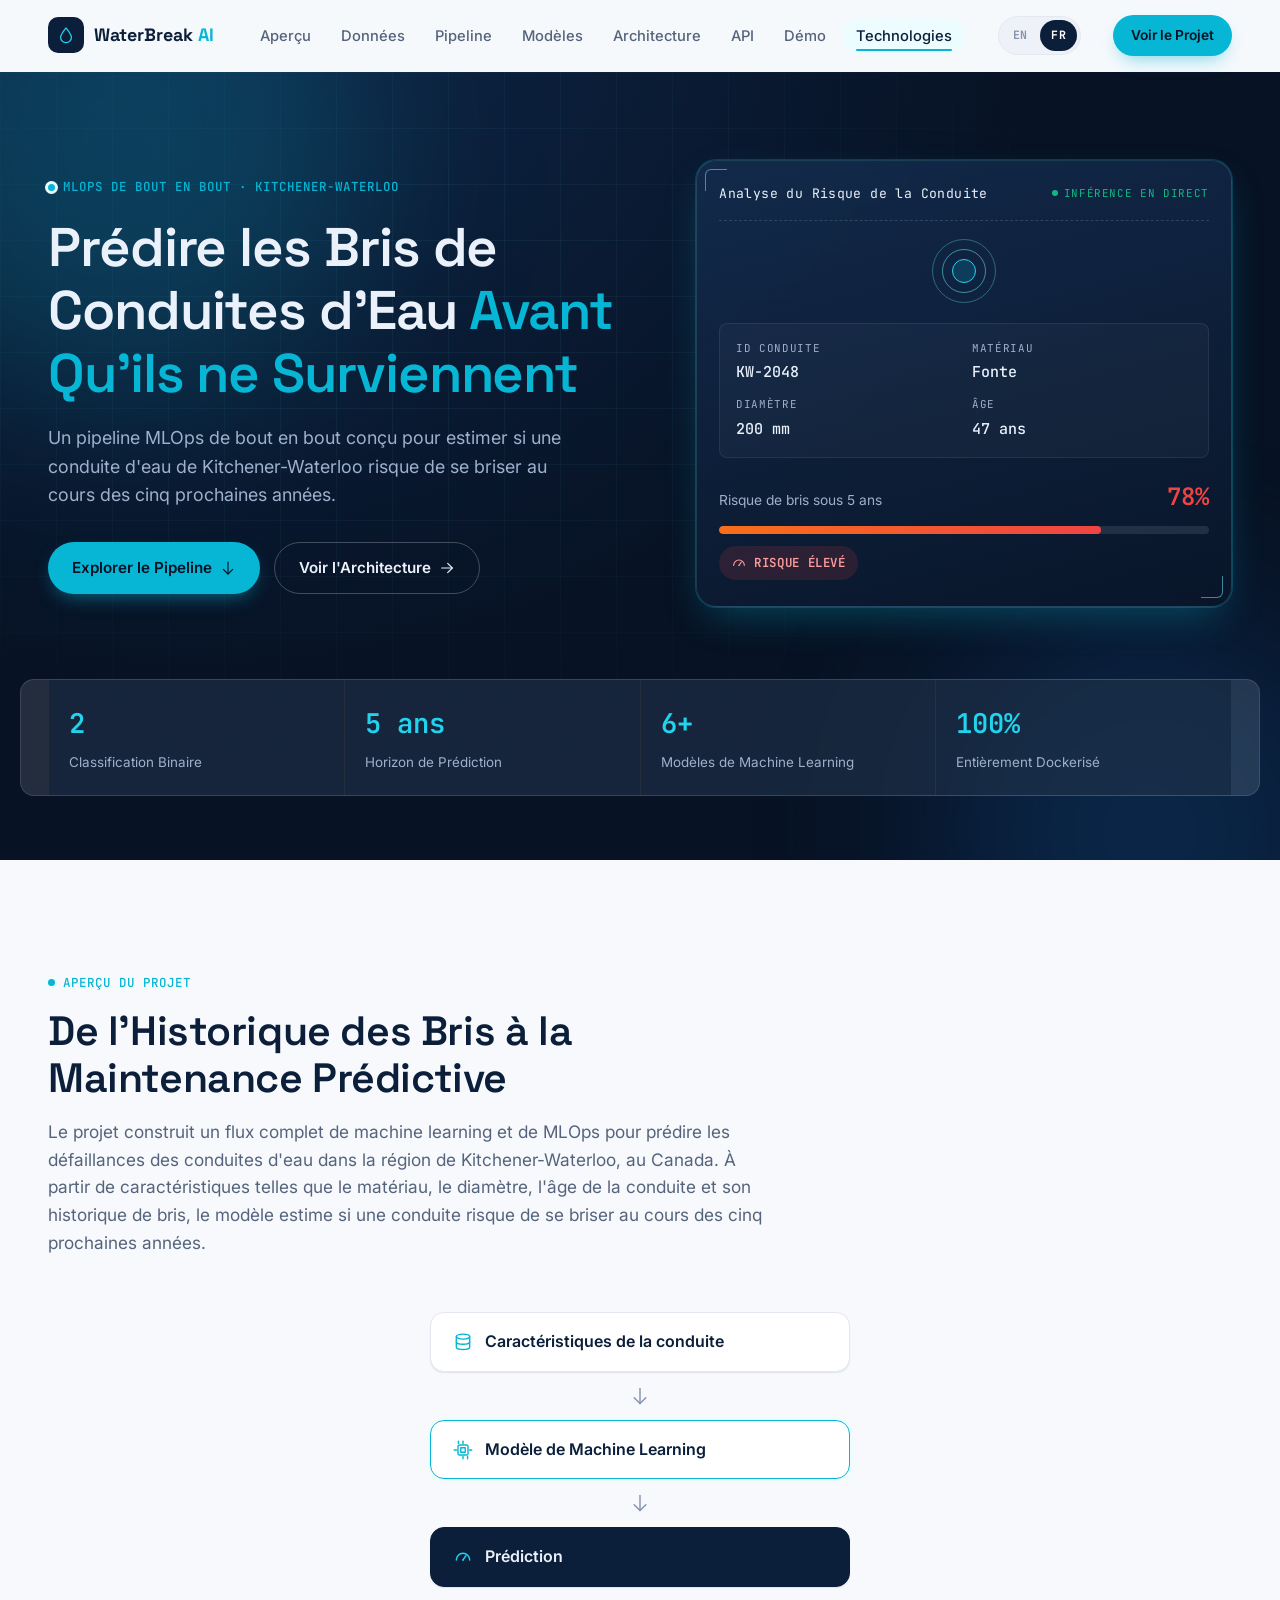
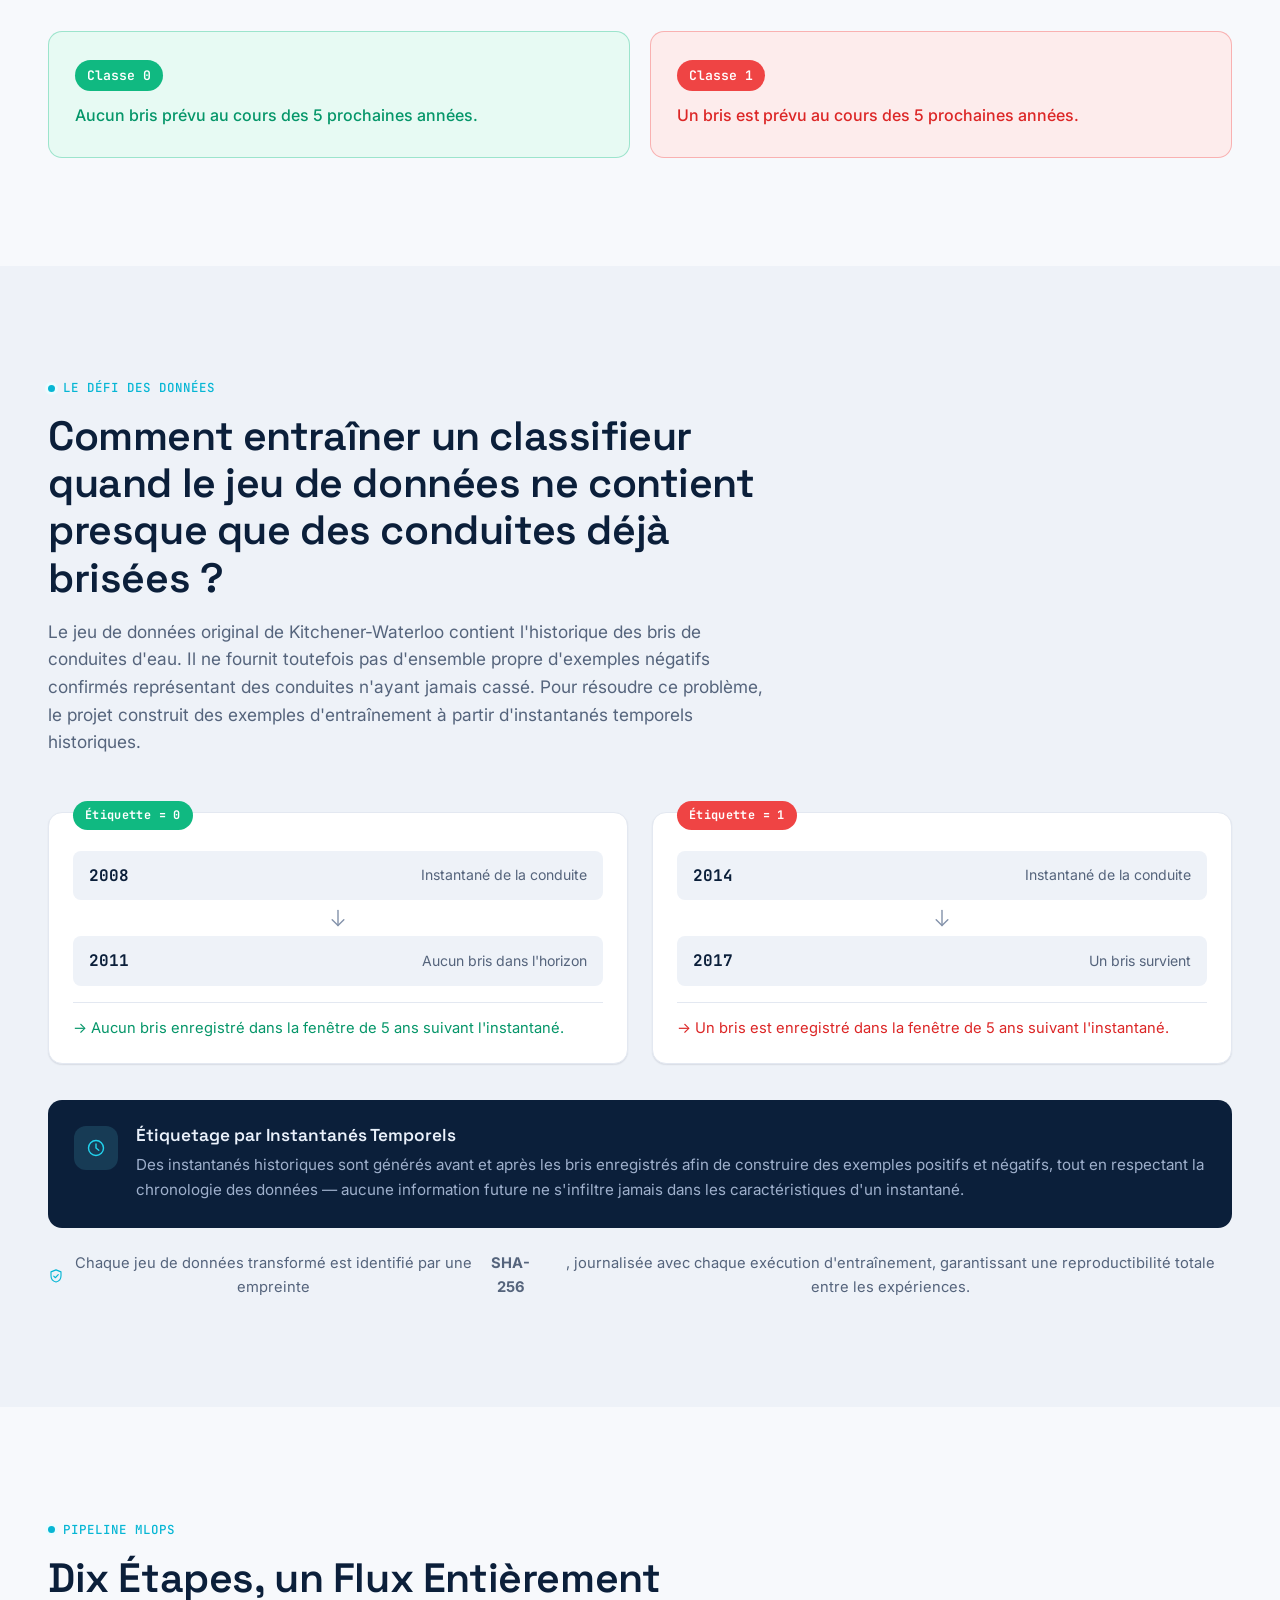
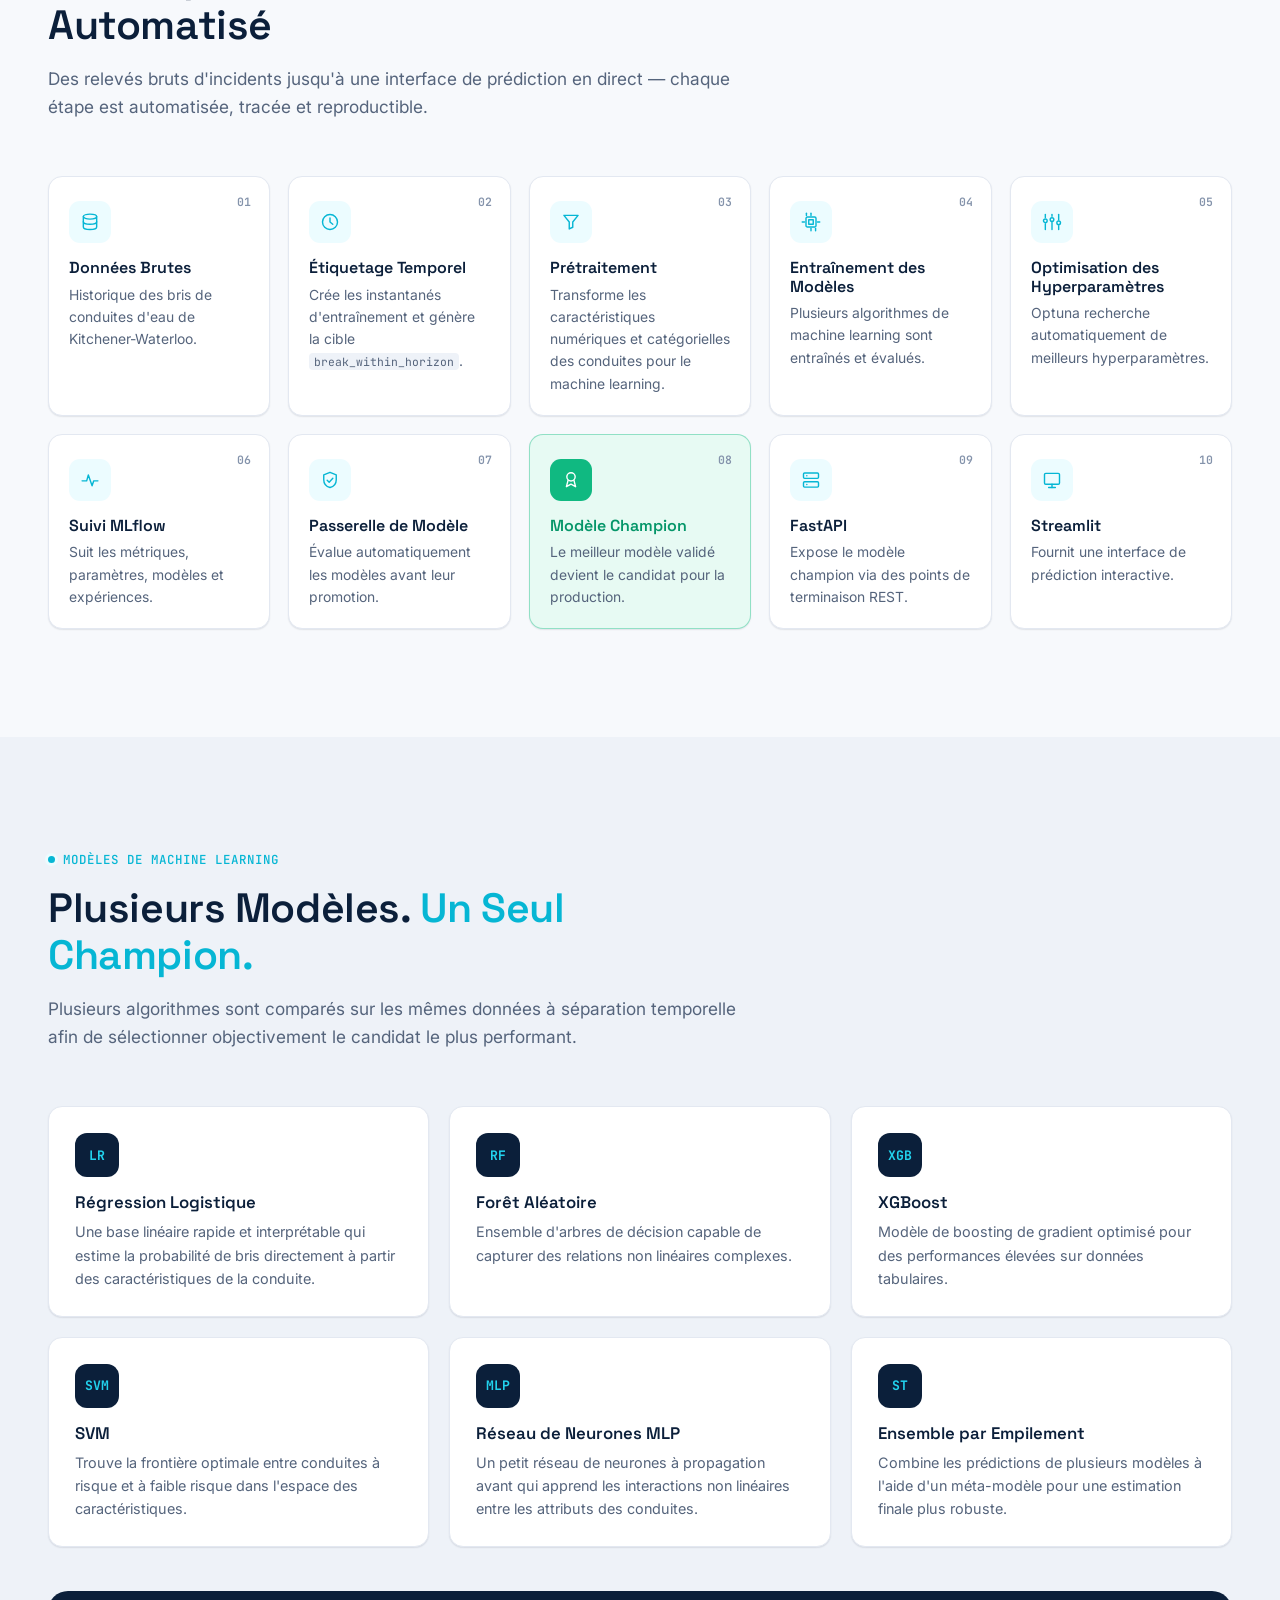
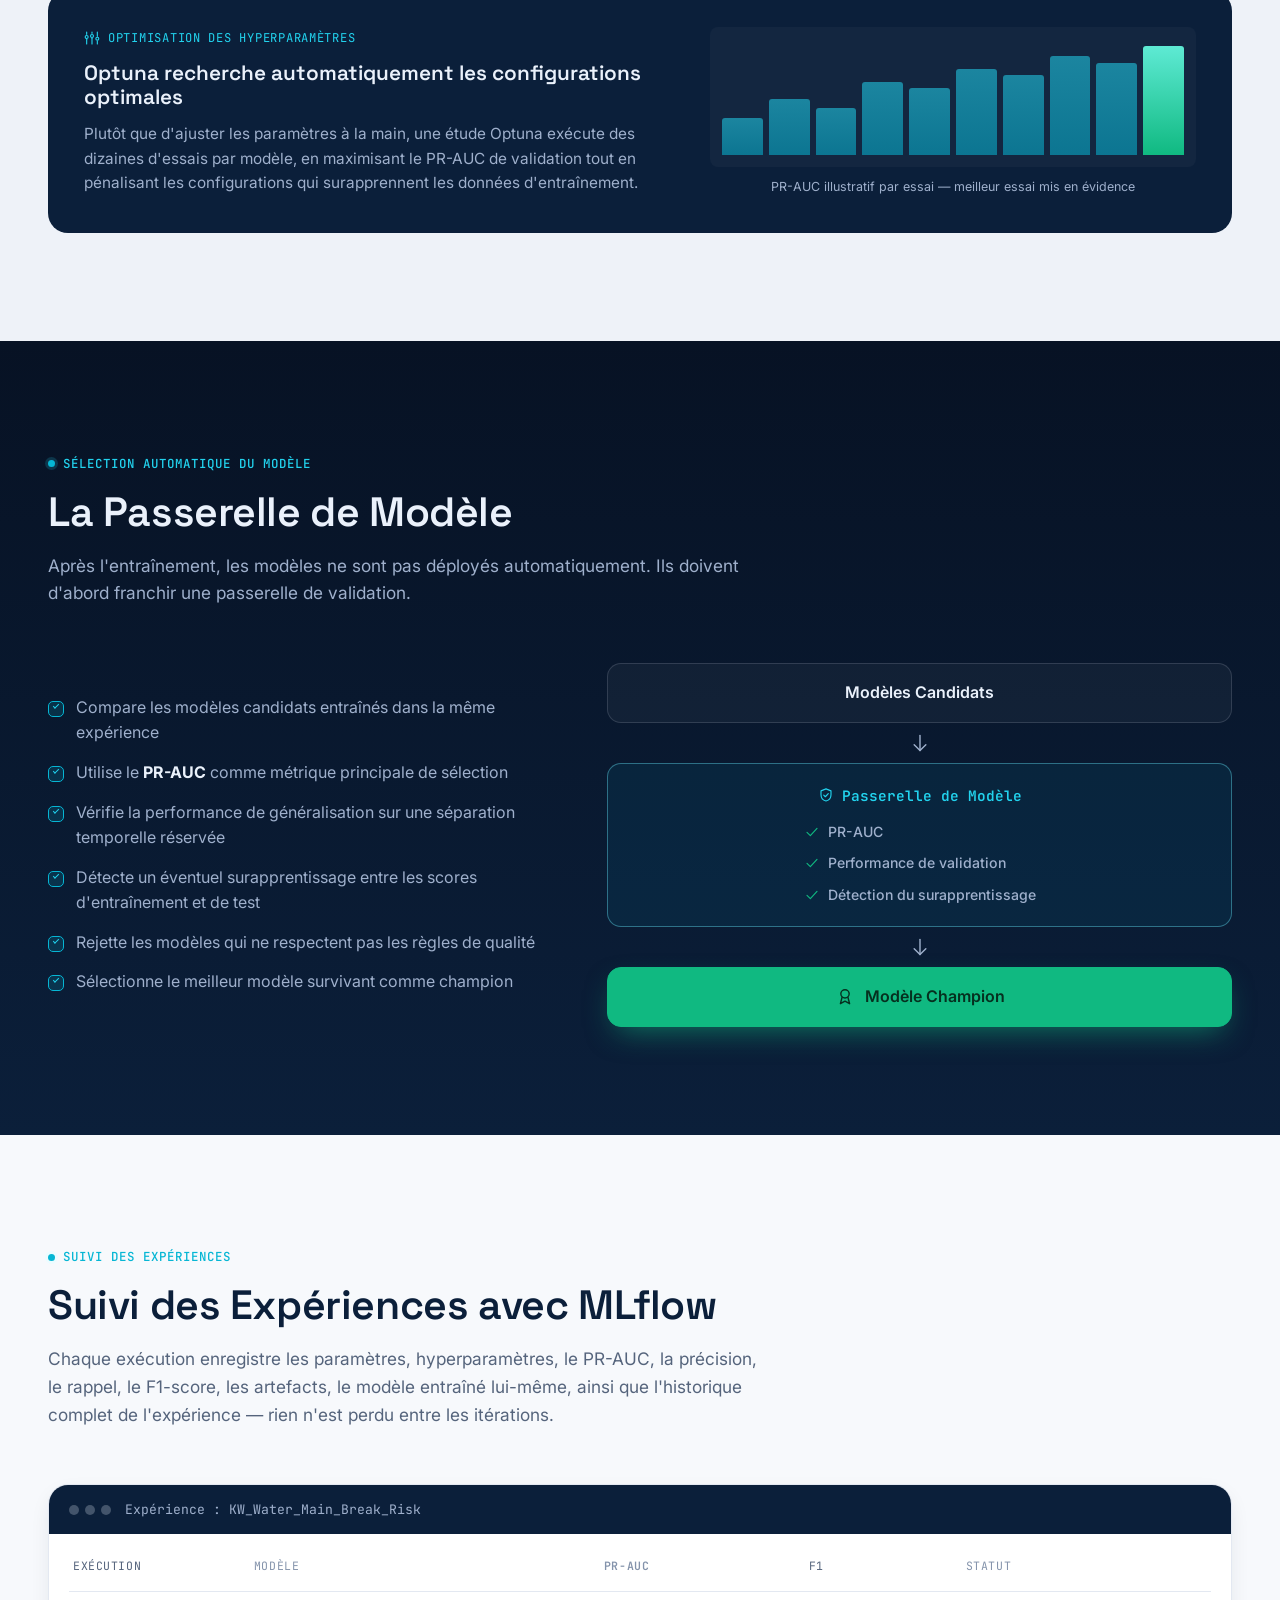
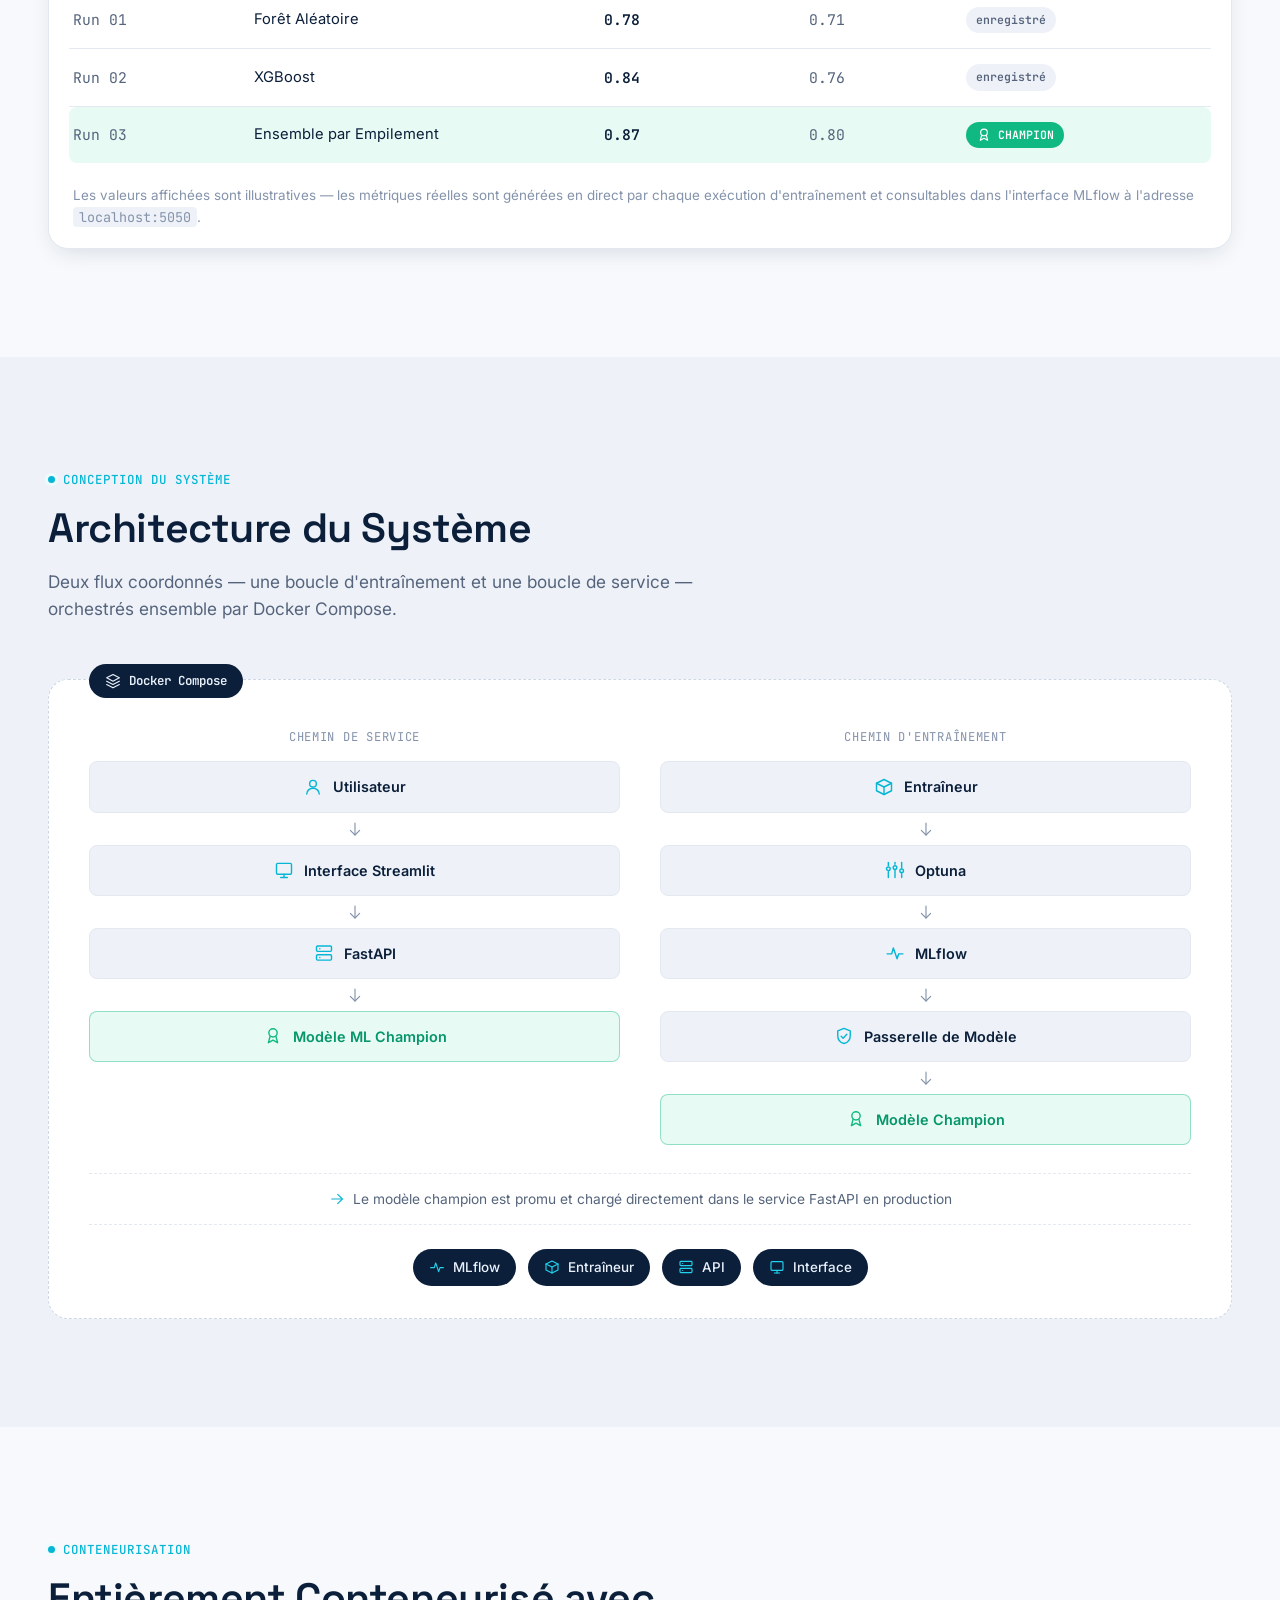
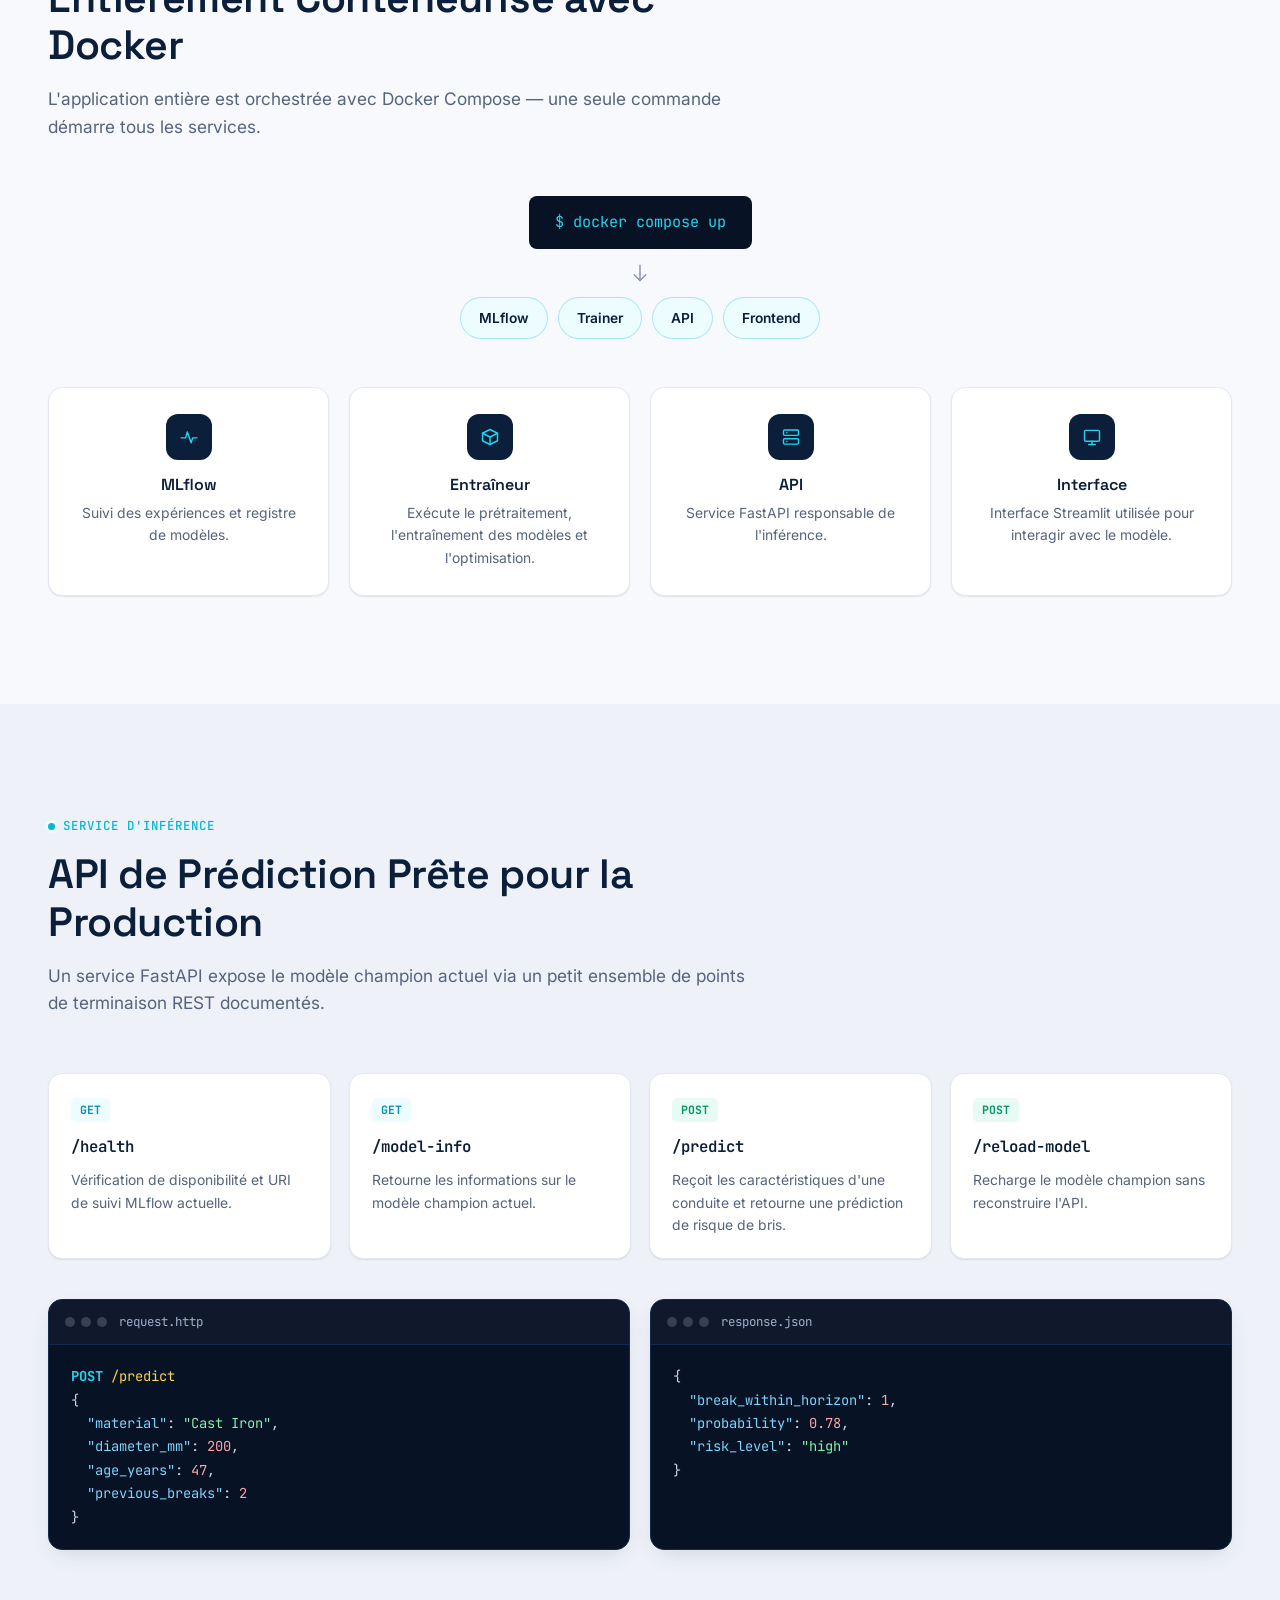
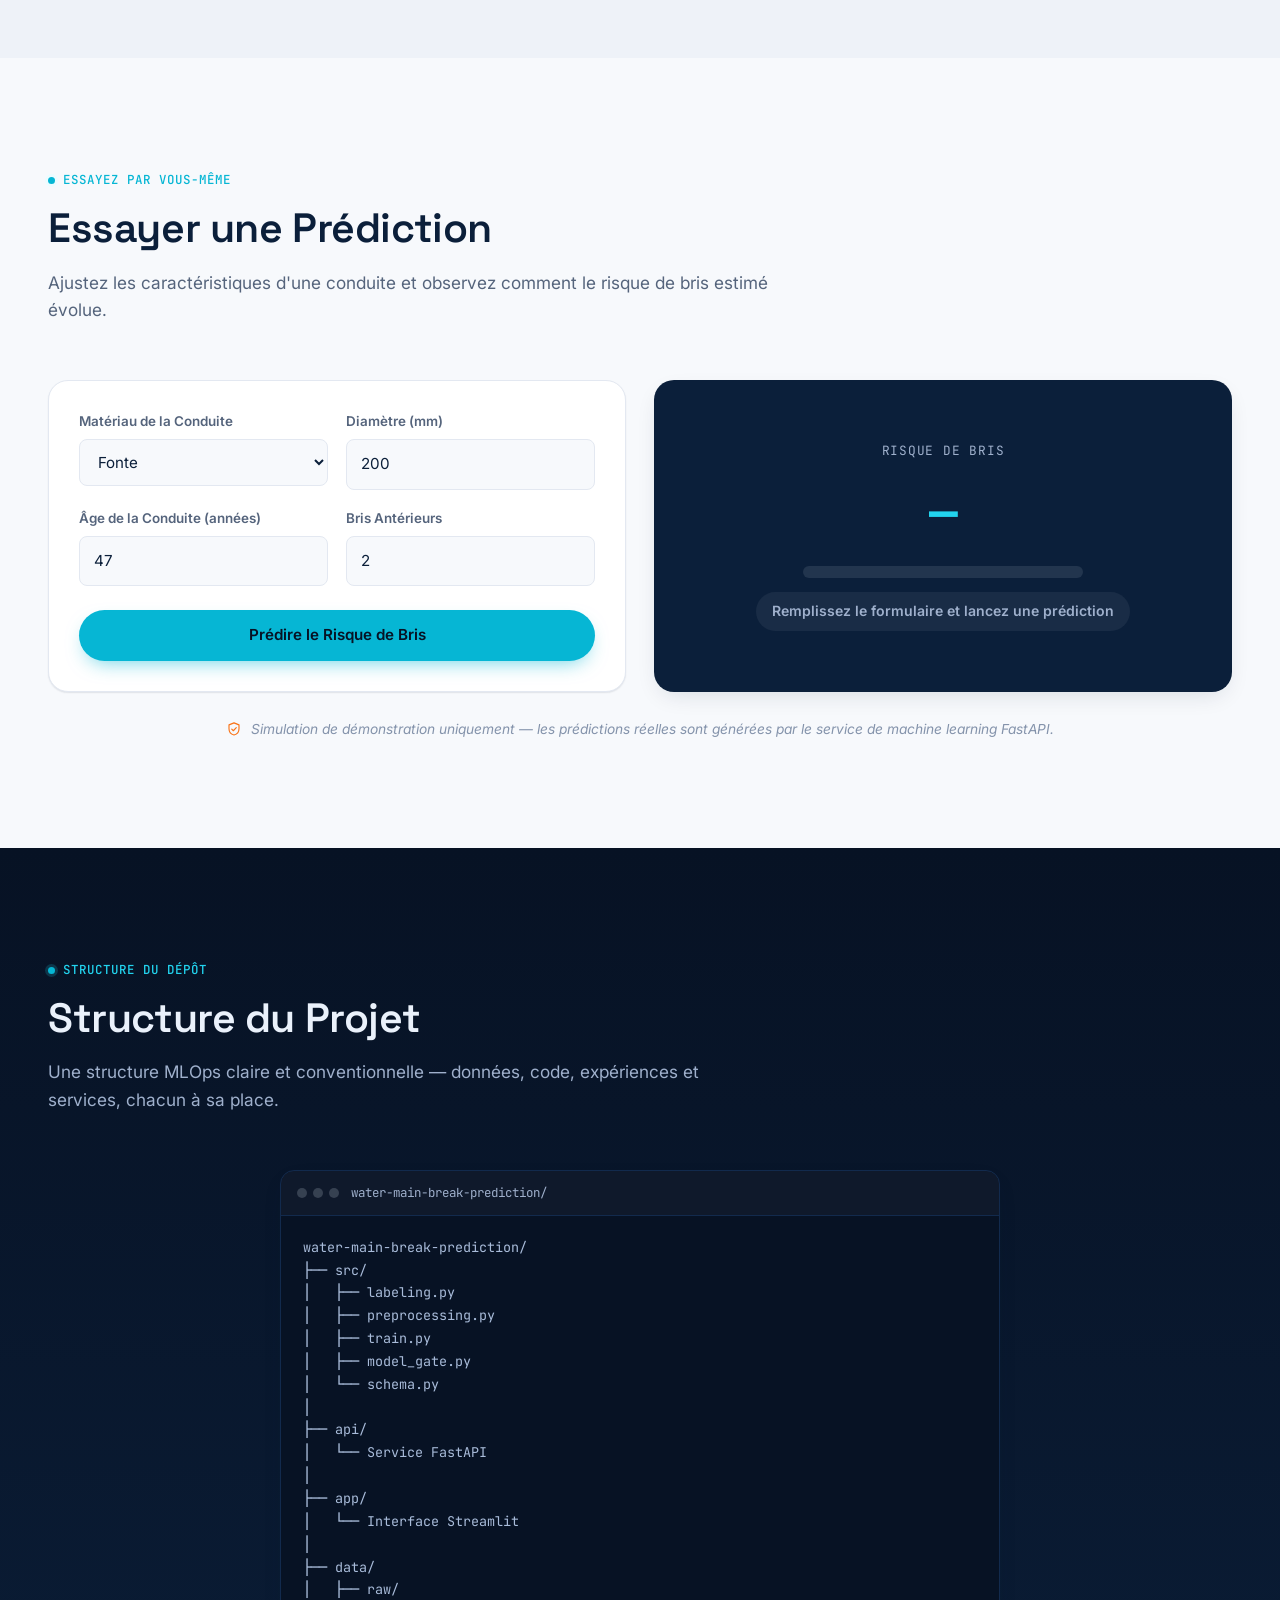
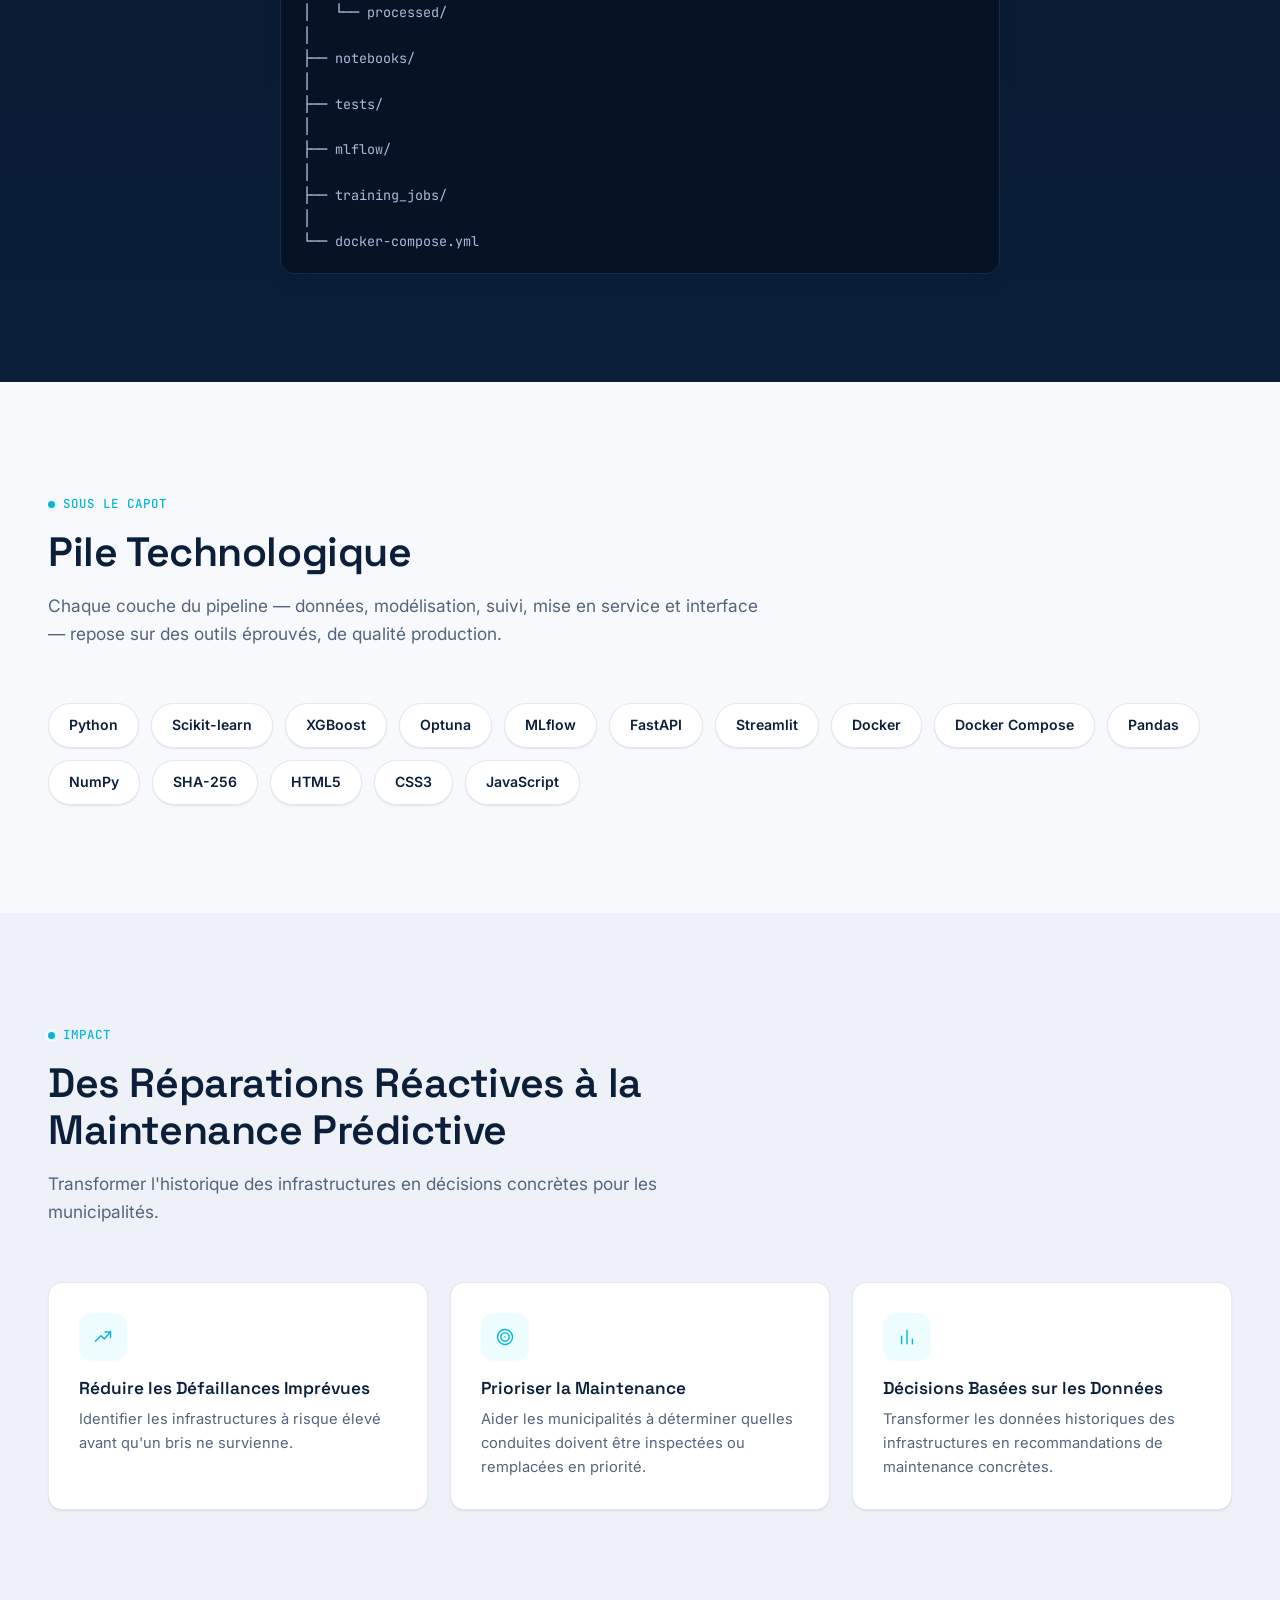
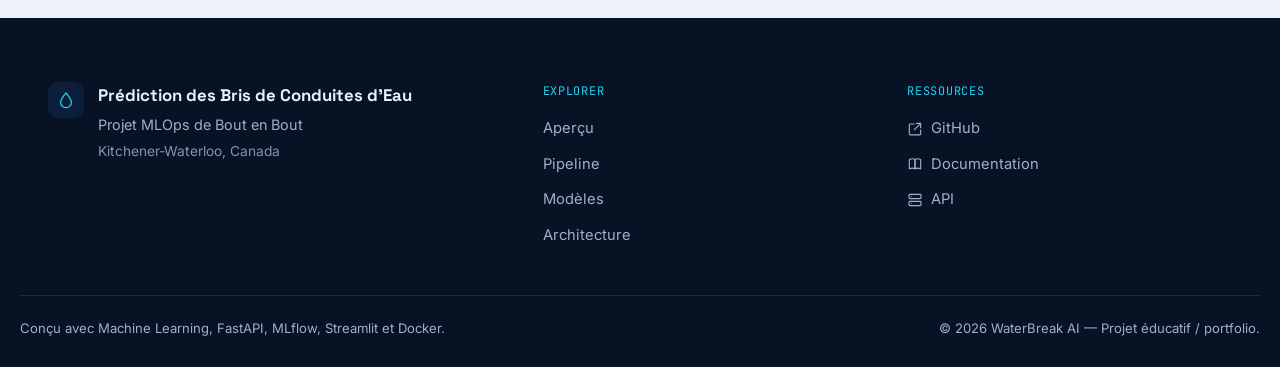
<file: website/index-fr.html>
<!DOCTYPE html>
<html lang="fr">
<head>
<meta charset="UTF-8">
<meta name="viewport" content="width=device-width, initial-scale=1.0">
<title>WaterBreak AI — Prédire les Bris de Conduites d'Eau | Projet MLOps Kitchener-Waterloo</title>
<meta name="description" content="Un pipeline MLOps de bout en bout qui prédit si une conduite d'eau à Kitchener-Waterloo risque de se briser dans les cinq prochaines années — propulsé par MLflow, Optuna, FastAPI, Streamlit et Docker.">

<!-- Polices : Space Grotesk (titres), Inter (texte), JetBrains Mono (données / code). Repli gracieux vers les polices système hors ligne. -->
<link rel="preconnect" href="https://fonts.googleapis.com">
<link rel="preconnect" href="https://fonts.gstatic.com" crossorigin>
<link href="https://fonts.googleapis.com/css2?family=Space+Grotesk:wght@500;600;700&family=Inter:wght@400;500;600;700&family=JetBrains+Mono:wght@400;500;600&display=swap" rel="stylesheet">

<link rel="icon" href="data:image/svg+xml,%3Csvg xmlns='http://www.w3.org/2000/svg' viewBox='0 0 24 24'%3E%3Cpath fill='%2306b6d4' d='M12 2c4.2 5.2 7 9 7 12.3A7 7 0 0 1 5 14.3C5 11 7.8 7.2 12 2z'/%3E%3C/svg%3E">
<link rel="stylesheet" href="style.css">
<link rel="alternate" hreflang="en" href="index.html">
<link rel="alternate" hreflang="fr" href="index-fr.html">
</head>
<body>

<!-- ============================================================
     SPRITE D'ICÔNES — symboles SVG réutilisables, référencés via <use>
     ============================================================ -->
<svg style="display:none" aria-hidden="true">
  <defs>
    <symbol id="icon-droplet" viewBox="0 0 24 24"><path d="M12 2.5c4.2 5.2 7.2 9.2 7.2 12.6A7.2 7.2 0 0 1 4.8 15.1C4.8 11.7 7.8 7.7 12 2.5z"/></symbol>
    <symbol id="icon-menu" viewBox="0 0 24 24"><line x1="3" y1="6" x2="21" y2="6"/><line x1="3" y1="12" x2="21" y2="12"/><line x1="3" y1="18" x2="21" y2="18"/></symbol>
    <symbol id="icon-close" viewBox="0 0 24 24"><line x1="5" y1="5" x2="19" y2="19"/><line x1="19" y1="5" x2="5" y2="19"/></symbol>
    <symbol id="icon-arrow-right" viewBox="0 0 24 24"><line x1="4" y1="12" x2="20" y2="12"/><polyline points="13 5 20 12 13 19"/></symbol>
    <symbol id="icon-arrow-down" viewBox="0 0 24 24"><line x1="12" y1="3" x2="12" y2="21"/><polyline points="5 14 12 21 19 14"/></symbol>
    <symbol id="icon-chevron-up" viewBox="0 0 24 24"><polyline points="5 15 12 8 19 15"/></symbol>
    <symbol id="icon-database" viewBox="0 0 24 24"><ellipse cx="12" cy="5.5" rx="8" ry="3"/><path d="M4 5.5v6.2c0 1.66 3.58 3 8 3s8-1.34 8-3V5.5"/><path d="M4 11.7v6.2c0 1.66 3.58 3 8 3s8-1.34 8-3v-6.2"/></symbol>
    <symbol id="icon-clock" viewBox="0 0 24 24"><circle cx="12" cy="12" r="9"/><path d="M12 7.2V12l3.3 2.7"/></symbol>
    <symbol id="icon-filter" viewBox="0 0 24 24"><path d="M3.5 4h17l-6.4 8v6.3l-4.2 2V12z"/></symbol>
    <symbol id="icon-cpu" viewBox="0 0 24 24"><rect x="6" y="6" width="12" height="12" rx="1.6"/><rect x="9.3" y="9.3" width="5.4" height="5.4"/><line x1="12" y1="1.5" x2="12" y2="4.2"/><line x1="12" y1="19.8" x2="12" y2="22.5"/><line x1="1.5" y1="12" x2="4.2" y2="12"/><line x1="19.8" y1="12" x2="22.5" y2="12"/><line x1="6.5" y1="1.5" x2="6.5" y2="4.2"/><line x1="17.5" y1="19.8" x2="17.5" y2="22.5"/></symbol>
    <symbol id="icon-sliders" viewBox="0 0 24 24"><line x1="4" y1="21" x2="4" y2="14"/><circle cx="4" cy="10.5" r="2.2"/><line x1="4" y1="6.5" x2="4" y2="3"/><line x1="12" y1="21" x2="12" y2="12.5"/><circle cx="12" cy="9" r="2.2"/><line x1="12" y1="5" x2="12" y2="3"/><line x1="20" y1="21" x2="20" y2="16.5"/><circle cx="20" cy="13" r="2.2"/><line x1="20" y1="9.5" x2="20" y2="3"/></symbol>
    <symbol id="icon-activity" viewBox="0 0 24 24"><polyline points="2.5 13 8 13 10 6 14.5 19 16.5 13 21.5 13"/></symbol>
    <symbol id="icon-shield" viewBox="0 0 24 24"><path d="M12 2.8l7.5 3v5.8c0 5-3.4 8.3-7.5 9.4-4.1-1.1-7.5-4.4-7.5-9.4V5.8z"/><path d="M8.6 12.2l2.4 2.4 4.4-4.6"/></symbol>
    <symbol id="icon-award" viewBox="0 0 24 24"><circle cx="12" cy="8.2" r="5"/><path d="M8.4 12.7 6.5 20l5.5-3 5.5 3-1.9-7.3"/></symbol>
    <symbol id="icon-server" viewBox="0 0 24 24"><rect x="3" y="3.5" width="18" height="6.5" rx="1.3"/><rect x="3" y="14" width="18" height="6.5" rx="1.3"/><circle cx="7" cy="6.75" r="0.9" fill="currentColor" stroke="none"/><circle cx="7" cy="17.25" r="0.9" fill="currentColor" stroke="none"/></symbol>
    <symbol id="icon-monitor" viewBox="0 0 24 24"><rect x="3" y="4" width="18" height="13" rx="1.5"/><line x1="8" y1="21" x2="16" y2="21"/><line x1="12" y1="17" x2="12" y2="21"/></symbol>
    <symbol id="icon-box" viewBox="0 0 24 24"><path d="M21 7.5 12 3 3 7.5 12 12l9-4.5z"/><path d="M3 7.5v9L12 21l9-4.5v-9"/><line x1="12" y1="12" x2="12" y2="21"/></symbol>
    <symbol id="icon-layers" viewBox="0 0 24 24"><polygon points="12 2.3 21.5 7.3 12 12.3 2.5 7.3"/><polyline points="2.5 12.3 12 17.3 21.5 12.3"/><polyline points="2.5 17.3 12 22.3 21.5 17.3"/></symbol>
    <symbol id="icon-user" viewBox="0 0 24 24"><circle cx="12" cy="8" r="4"/><path d="M4.5 20.5c0-4.1 3.4-7 7.5-7s7.5 2.9 7.5 7"/></symbol>
    <symbol id="icon-terminal" viewBox="0 0 24 24"><rect x="3" y="4" width="18" height="16" rx="1.6"/><polyline points="7.5 9.5 11 12.5 7.5 15.5"/><line x1="12.5" y1="15.5" x2="16.5" y2="15.5"/></symbol>
    <symbol id="icon-check" viewBox="0 0 24 24"><polyline points="4.5 12.5 9.5 17.5 19.5 6.5"/></symbol>
    <symbol id="icon-trending-up" viewBox="0 0 24 24"><polyline points="3 17 9.5 10.5 13.5 14.5 21 6"/><polyline points="14.5 6 21 6 21 12.5"/></symbol>
    <symbol id="icon-target" viewBox="0 0 24 24"><circle cx="12" cy="12" r="9"/><circle cx="12" cy="12" r="5"/><circle cx="12" cy="12" r="1" fill="currentColor" stroke="none"/></symbol>
    <symbol id="icon-bar-chart" viewBox="0 0 24 24"><line x1="5.5" y1="20" x2="5.5" y2="11"/><line x1="12" y1="20" x2="12" y2="4"/><line x1="18.5" y1="20" x2="18.5" y2="14.5"/></symbol>
    <symbol id="icon-external" viewBox="0 0 24 24"><path d="M14 3.5h6.5v6.5"/><line x1="20.5" y1="3.5" x2="11" y2="13"/><path d="M20.5 13.5v6a1.3 1.3 0 0 1-1.3 1.3H4.8A1.3 1.3 0 0 1 3.5 19.5V5.8a1.3 1.3 0 0 1 1.3-1.3h6"/></symbol>
    <symbol id="icon-book" viewBox="0 0 24 24"><path d="M3.5 5.2c3-1.4 6-1.4 8.5 0v14c-2.5-1.4-5.5-1.4-8.5 0z"/><path d="M20.5 5.2c-3-1.4-6-1.4-8.5 0v14c2.5-1.4 5.5-1.4 8.5 0z"/></symbol>
    <symbol id="icon-gauge" viewBox="0 0 24 24"><path d="M4 15.5a8 8 0 1 1 16 0"/><line x1="12" y1="15.5" x2="15.5" y2="10.5"/><circle cx="12" cy="15.5" r="1" fill="currentColor" stroke="none"/></symbol>
    <symbol id="icon-git-branch" viewBox="0 0 24 24"><line x1="7" y1="3.5" x2="7" y2="14.5"/><circle cx="7" cy="18" r="2.3"/><circle cx="7" cy="6" r="2.3"/><circle cx="17" cy="18" r="2.3"/><path d="M17 15.7v-2a4 4 0 0 0-4-4H9.3"/></symbol>
  </defs>
</svg>

<!-- ============================================================
     NAVBAR
     ============================================================ -->
<header class="navbar" id="navbar">
  <div class="container navbar__inner">
    <a href="#top" class="navbar__brand">
      <span class="navbar__logo"><svg class="icon"><use href="#icon-droplet"/></svg></span>
      <span class="navbar__name">WaterBreak <span class="accent">AI</span></span>
    </a>

    <nav class="navbar__nav" id="primaryNav" aria-label="Navigation principale">
      <ul class="navbar__links">
        <li><a href="#overview" class="nav-link">Aperçu</a></li>
        <li><a href="#data" class="nav-link">Données</a></li>
        <li><a href="#pipeline" class="nav-link">Pipeline</a></li>
        <li><a href="#models" class="nav-link">Modèles</a></li>
        <li><a href="#architecture" class="nav-link">Architecture</a></li>
        <li><a href="#api" class="nav-link">API</a></li>
        <li><a href="#demo" class="nav-link">Démo</a></li>
        <li><a href="#tech-stack" class="nav-link">Technologies</a></li>
      </ul>
    </nav>

    <div class="lang-switch" aria-label="Langue">
      <a href="index.html" class="lang-switch__link">EN</a>
      <a href="index-fr.html" class="lang-switch__link is-active">FR</a>
    </div>

    <a href="#architecture" class="btn btn--primary btn--sm navbar__cta">Voir le Projet</a>

    <button class="navbar__toggle" id="navToggle" aria-label="Afficher/masquer le menu de navigation" aria-expanded="false" aria-controls="primaryNav">
      <svg class="icon icon-open"><use href="#icon-menu"/></svg>
      <svg class="icon icon-close"><use href="#icon-close"/></svg>
    </button>
  </div>
</header>

<main id="top">

<!-- ============================================================
     HERO
     ============================================================ -->
<section class="hero" id="hero">
  <div class="hero__bg" aria-hidden="true">
    <div class="hero__grid"></div>
    <div class="hero__glow hero__glow--a"></div>
    <div class="hero__glow hero__glow--b"></div>
  </div>

  <div class="container hero__inner">
    <div class="hero__content">
      <p class="eyebrow reveal"><span class="eyebrow__dot"></span>MLOps de bout en bout · Kitchener-Waterloo</p>
      <h1 class="hero__title reveal">Prédire les Bris de Conduites d'Eau <span class="accent">Avant Qu'ils ne Surviennent</span></h1>
      <p class="hero__subtitle reveal">Un pipeline MLOps de bout en bout conçu pour estimer si une conduite d'eau de Kitchener-Waterloo risque de se briser au cours des cinq prochaines années.</p>
      <div class="hero__actions reveal">
        <a href="#pipeline" class="btn btn--primary">Explorer le Pipeline <svg class="icon icon--sm"><use href="#icon-arrow-down"/></svg></a>
        <a href="#architecture" class="btn btn--ghost">Voir l'Architecture <svg class="icon icon--sm"><use href="#icon-arrow-right"/></svg></a>
      </div>
    </div>

    <div class="hero__visual reveal">
      <!-- Carte HUD de diagnostic : analyse de risque, construite entièrement en HTML/CSS -->
      <div class="hud-card">
        <div class="hud-card__frame" aria-hidden="true"></div>
        <div class="hud-card__header">
          <span class="hud-card__title">Analyse du Risque de la Conduite</span>
          <span class="hud-card__live"><span class="pulse-dot"></span>INFÉRENCE EN DIRECT</span>
        </div>

        <div class="hud-card__body">
          <div class="hud-card__pipe" aria-hidden="true">
            <div class="hud-card__pipe-ring hud-card__pipe-ring--1"></div>
            <div class="hud-card__pipe-ring hud-card__pipe-ring--2"></div>
            <div class="hud-card__pipe-ring hud-card__pipe-ring--3"></div>
          </div>

          <dl class="hud-card__specs">
            <div><dt>ID Conduite</dt><dd>KW-2048</dd></div>
            <div><dt>Matériau</dt><dd>Fonte</dd></div>
            <div><dt>Diamètre</dt><dd>200 mm</dd></div>
            <div><dt>Âge</dt><dd>47 ans</dd></div>
          </dl>

          <div class="hud-card__risk">
            <div class="hud-card__risk-label">
              <span>Risque de bris sous 5 ans</span>
              <span class="hud-card__risk-value" data-animate-risk="78">0%</span>
            </div>
            <div class="risk-bar">
              <div class="risk-bar__fill risk-bar__fill--high" data-risk-fill="78" style="width:0%"></div>
            </div>
            <div class="hud-card__status hud-card__status--high">
              <svg class="icon icon--sm"><use href="#icon-gauge"/></svg>
              RISQUE ÉLEVÉ
            </div>
          </div>
        </div>
      </div>
    </div>
  </div>

  <div class="container hero__stats reveal">
    <div class="stat-card">
      <span class="stat-card__value" data-counter data-target="2">0</span>
      <span class="stat-card__label">Classification Binaire</span>
    </div>
    <div class="stat-card">
      <span class="stat-card__value"><span data-counter data-target="5">0</span> ans</span>
      <span class="stat-card__label">Horizon de Prédiction</span>
    </div>
    <div class="stat-card">
      <span class="stat-card__value"><span data-counter data-target="6">0</span>+</span>
      <span class="stat-card__label">Modèles de Machine Learning</span>
    </div>
    <div class="stat-card">
      <span class="stat-card__value"><span data-counter data-target="100">0</span>%</span>
      <span class="stat-card__label">Entièrement Dockerisé</span>
    </div>
  </div>
</section>

<!-- ============================================================
     APERÇU DU PROJET
     ============================================================ -->
<section class="section" id="overview">
  <div class="container">
    <div class="section__head reveal">
      <p class="eyebrow"><span class="eyebrow__dot"></span>Aperçu du Projet</p>
      <h2>De l'Historique des Bris à la Maintenance Prédictive</h2>
      <p class="section__lead">Le projet construit un flux complet de machine learning et de MLOps pour prédire les défaillances des conduites d'eau dans la région de Kitchener-Waterloo, au Canada. À partir de caractéristiques telles que le matériau, le diamètre, l'âge de la conduite et son historique de bris, le modèle estime si une conduite risque de se briser au cours des cinq prochaines années.</p>
    </div>

    <div class="flow-diagram reveal">
      <div class="flow-diagram__node">
        <svg class="icon"><use href="#icon-database"/></svg>
        <span>Caractéristiques de la conduite</span>
      </div>
      <svg class="icon flow-diagram__arrow"><use href="#icon-arrow-down"/></svg>
      <div class="flow-diagram__node flow-diagram__node--accent">
        <svg class="icon"><use href="#icon-cpu"/></svg>
        <span>Modèle de Machine Learning</span>
      </div>
      <svg class="icon flow-diagram__arrow"><use href="#icon-arrow-down"/></svg>
      <div class="flow-diagram__node flow-diagram__node--dark">
        <svg class="icon"><use href="#icon-gauge"/></svg>
        <span>Prédiction</span>
      </div>
    </div>

    <div class="grid-2 reveal">
      <div class="class-card class-card--safe">
        <span class="class-card__tag">Classe 0</span>
        <p>Aucun bris prévu au cours des 5 prochaines années.</p>
      </div>
      <div class="class-card class-card--risk">
        <span class="class-card__tag">Classe 1</span>
        <p>Un bris est prévu au cours des 5 prochaines années.</p>
      </div>
    </div>
  </div>
</section>

<!-- ============================================================
     LE DÉFI DES DONNÉES
     ============================================================ -->
<section class="section section--tint" id="data">
  <div class="container">
    <div class="section__head reveal">
      <p class="eyebrow"><span class="eyebrow__dot"></span>Le Défi des Données</p>
      <h2>Comment entraîner un classifieur quand le jeu de données ne contient presque que des conduites déjà brisées ?</h2>
      <p class="section__lead">Le jeu de données original de Kitchener-Waterloo contient l'historique des bris de conduites d'eau. Il ne fournit toutefois pas d'ensemble propre d'exemples négatifs confirmés représentant des conduites n'ayant jamais cassé. Pour résoudre ce problème, le projet construit des exemples d'entraînement à partir d'instantanés temporels historiques.</p>
    </div>

    <div class="timelines reveal">
      <div class="timeline-card timeline-card--negative">
        <span class="timeline-card__badge">Étiquette = 0</span>
        <div class="timeline">
          <div class="timeline__point">
            <span class="timeline__year">2008</span>
            <span class="timeline__desc">Instantané de la conduite</span>
          </div>
          <svg class="icon timeline__arrow"><use href="#icon-arrow-down"/></svg>
          <div class="timeline__point">
            <span class="timeline__year">2011</span>
            <span class="timeline__desc">Aucun bris dans l'horizon</span>
          </div>
        </div>
        <p class="timeline-card__result">→ Aucun bris enregistré dans la fenêtre de 5 ans suivant l'instantané.</p>
      </div>

      <div class="timeline-card timeline-card--positive">
        <span class="timeline-card__badge">Étiquette = 1</span>
        <div class="timeline">
          <div class="timeline__point">
            <span class="timeline__year">2014</span>
            <span class="timeline__desc">Instantané de la conduite</span>
          </div>
          <svg class="icon timeline__arrow"><use href="#icon-arrow-down"/></svg>
          <div class="timeline__point">
            <span class="timeline__year">2017</span>
            <span class="timeline__desc">Un bris survient</span>
          </div>
        </div>
        <p class="timeline-card__result">→ Un bris est enregistré dans la fenêtre de 5 ans suivant l'instantané.</p>
      </div>
    </div>

    <div class="info-box reveal">
      <div class="info-box__icon"><svg class="icon"><use href="#icon-clock"/></svg></div>
      <div>
        <h3>Étiquetage par Instantanés Temporels</h3>
        <p>Des instantanés historiques sont générés avant et après les bris enregistrés afin de construire des exemples positifs et négatifs, tout en respectant la chronologie des données — aucune information future ne s'infiltre jamais dans les caractéristiques d'un instantané.</p>
      </div>
    </div>

    <p class="data-note reveal">
      <svg class="icon icon--sm"><use href="#icon-shield"/></svg>
      Chaque jeu de données transformé est identifié par une empreinte <strong>SHA-256</strong>, journalisée avec chaque exécution d'entraînement, garantissant une reproductibilité totale entre les expériences.
    </p>
  </div>
</section>

<!-- ============================================================
     PIPELINE MLOPS
     ============================================================ -->
<section class="section" id="pipeline">
  <div class="container">
    <div class="section__head reveal">
      <p class="eyebrow"><span class="eyebrow__dot"></span>Pipeline MLOps</p>
      <h2>Dix Étapes, un Flux Entièrement Automatisé</h2>
      <p class="section__lead">Des relevés bruts d'incidents jusqu'à une interface de prédiction en direct — chaque étape est automatisée, tracée et reproductible.</p>
    </div>

    <ol class="pipeline reveal">
      <li class="pipeline__step">
        <span class="pipeline__index">01</span>
        <span class="pipeline__icon"><svg class="icon"><use href="#icon-database"/></svg></span>
        <h3>Données Brutes</h3>
        <p>Historique des bris de conduites d'eau de Kitchener-Waterloo.</p>
      </li>
      <li class="pipeline__step">
        <span class="pipeline__index">02</span>
        <span class="pipeline__icon"><svg class="icon"><use href="#icon-clock"/></svg></span>
        <h3>Étiquetage Temporel</h3>
        <p>Crée les instantanés d'entraînement et génère la cible <code>break_within_horizon</code>.</p>
      </li>
      <li class="pipeline__step">
        <span class="pipeline__index">03</span>
        <span class="pipeline__icon"><svg class="icon"><use href="#icon-filter"/></svg></span>
        <h3>Prétraitement</h3>
        <p>Transforme les caractéristiques numériques et catégorielles des conduites pour le machine learning.</p>
      </li>
      <li class="pipeline__step">
        <span class="pipeline__index">04</span>
        <span class="pipeline__icon"><svg class="icon"><use href="#icon-cpu"/></svg></span>
        <h3>Entraînement des Modèles</h3>
        <p>Plusieurs algorithmes de machine learning sont entraînés et évalués.</p>
      </li>
      <li class="pipeline__step">
        <span class="pipeline__index">05</span>
        <span class="pipeline__icon"><svg class="icon"><use href="#icon-sliders"/></svg></span>
        <h3>Optimisation des Hyperparamètres</h3>
        <p>Optuna recherche automatiquement de meilleurs hyperparamètres.</p>
      </li>
      <li class="pipeline__step">
        <span class="pipeline__index">06</span>
        <span class="pipeline__icon"><svg class="icon"><use href="#icon-activity"/></svg></span>
        <h3>Suivi MLflow</h3>
        <p>Suit les métriques, paramètres, modèles et expériences.</p>
      </li>
      <li class="pipeline__step">
        <span class="pipeline__index">07</span>
        <span class="pipeline__icon"><svg class="icon"><use href="#icon-shield"/></svg></span>
        <h3>Passerelle de Modèle</h3>
        <p>Évalue automatiquement les modèles avant leur promotion.</p>
      </li>
      <li class="pipeline__step pipeline__step--champion">
        <span class="pipeline__index">08</span>
        <span class="pipeline__icon"><svg class="icon"><use href="#icon-award"/></svg></span>
        <h3>Modèle Champion</h3>
        <p>Le meilleur modèle validé devient le candidat pour la production.</p>
      </li>
      <li class="pipeline__step">
        <span class="pipeline__index">09</span>
        <span class="pipeline__icon"><svg class="icon"><use href="#icon-server"/></svg></span>
        <h3>FastAPI</h3>
        <p>Expose le modèle champion via des points de terminaison REST.</p>
      </li>
      <li class="pipeline__step">
        <span class="pipeline__index">10</span>
        <span class="pipeline__icon"><svg class="icon"><use href="#icon-monitor"/></svg></span>
        <h3>Streamlit</h3>
        <p>Fournit une interface de prédiction interactive.</p>
      </li>
    </ol>
  </div>
</section>

<!-- ============================================================
     MODÈLES DE MACHINE LEARNING
     ============================================================ -->
<section class="section section--tint" id="models">
  <div class="container">
    <div class="section__head reveal">
      <p class="eyebrow"><span class="eyebrow__dot"></span>Modèles de Machine Learning</p>
      <h2>Plusieurs Modèles. <span class="accent">Un Seul Champion.</span></h2>
      <p class="section__lead">Plusieurs algorithmes sont comparés sur les mêmes données à séparation temporelle afin de sélectionner objectivement le candidat le plus performant.</p>
    </div>

    <div class="model-grid reveal">
      <div class="model-card">
        <span class="model-card__badge">LR</span>
        <h3>Régression Logistique</h3>
        <p>Une base linéaire rapide et interprétable qui estime la probabilité de bris directement à partir des caractéristiques de la conduite.</p>
      </div>
      <div class="model-card">
        <span class="model-card__badge">RF</span>
        <h3>Forêt Aléatoire</h3>
        <p>Ensemble d'arbres de décision capable de capturer des relations non linéaires complexes.</p>
      </div>
      <div class="model-card">
        <span class="model-card__badge">XGB</span>
        <h3>XGBoost</h3>
        <p>Modèle de boosting de gradient optimisé pour des performances élevées sur données tabulaires.</p>
      </div>
      <div class="model-card">
        <span class="model-card__badge">SVM</span>
        <h3>SVM</h3>
        <p>Trouve la frontière optimale entre conduites à risque et à faible risque dans l'espace des caractéristiques.</p>
      </div>
      <div class="model-card">
        <span class="model-card__badge">MLP</span>
        <h3>Réseau de Neurones MLP</h3>
        <p>Un petit réseau de neurones à propagation avant qui apprend les interactions non linéaires entre les attributs des conduites.</p>
      </div>
      <div class="model-card">
        <span class="model-card__badge">ST</span>
        <h3>Ensemble par Empilement</h3>
        <p>Combine les prédictions de plusieurs modèles à l'aide d'un méta-modèle pour une estimation finale plus robuste.</p>
      </div>
    </div>

    <div class="optuna-panel reveal">
      <div class="optuna-panel__text">
        <span class="optuna-panel__eyebrow"><svg class="icon icon--sm"><use href="#icon-sliders"/></svg>Optimisation des Hyperparamètres</span>
        <h3>Optuna recherche automatiquement les configurations optimales</h3>
        <p>Plutôt que d'ajuster les paramètres à la main, une étude Optuna exécute des dizaines d'essais par modèle, en maximisant le PR-AUC de validation tout en pénalisant les configurations qui surapprennent les données d'entraînement.</p>
      </div>
      <div class="optuna-panel__chart" aria-hidden="true">
        <div class="optuna-chart">
          <div class="optuna-chart__bar" style="--h:32%"></div>
          <div class="optuna-chart__bar" style="--h:48%"></div>
          <div class="optuna-chart__bar" style="--h:41%"></div>
          <div class="optuna-chart__bar" style="--h:63%"></div>
          <div class="optuna-chart__bar" style="--h:58%"></div>
          <div class="optuna-chart__bar" style="--h:74%"></div>
          <div class="optuna-chart__bar" style="--h:69%"></div>
          <div class="optuna-chart__bar" style="--h:85%"></div>
          <div class="optuna-chart__bar" style="--h:79%"></div>
          <div class="optuna-chart__bar optuna-chart__bar--best" style="--h:94%"></div>
        </div>
        <span class="optuna-panel__caption">PR-AUC illustratif par essai — meilleur essai mis en évidence</span>
      </div>
    </div>
  </div>
</section>

<!-- ============================================================
     PASSERELLE DE MODÈLE
     ============================================================ -->
<section class="section section--dark" id="model-gate">
  <div class="container">
    <div class="section__head section__head--dark reveal">
      <p class="eyebrow eyebrow--dark"><span class="eyebrow__dot"></span>Sélection Automatique du Modèle</p>
      <h2>La Passerelle de Modèle</h2>
      <p class="section__lead section__lead--dark">Après l'entraînement, les modèles ne sont pas déployés automatiquement. Ils doivent d'abord franchir une passerelle de validation.</p>
    </div>

    <div class="gate-grid reveal">
      <ul class="gate-checklist">
        <li>Compare les modèles candidats entraînés dans la même expérience</li>
        <li>Utilise le <strong>PR-AUC</strong> comme métrique principale de sélection</li>
        <li>Vérifie la performance de généralisation sur une séparation temporelle réservée</li>
        <li>Détecte un éventuel surapprentissage entre les scores d'entraînement et de test</li>
        <li>Rejette les modèles qui ne respectent pas les règles de qualité</li>
        <li>Sélectionne le meilleur modèle survivant comme champion</li>
      </ul>

      <div class="gate-schema">
        <div class="gate-schema__node">Modèles Candidats</div>
        <svg class="icon gate-schema__arrow"><use href="#icon-arrow-down"/></svg>
        <div class="gate-schema__node gate-schema__node--gate">
          <span class="gate-schema__node-title"><svg class="icon icon--sm"><use href="#icon-shield"/></svg>Passerelle de Modèle</span>
          <ul class="gate-schema__checks">
            <li><svg class="icon icon--sm"><use href="#icon-check"/></svg>PR-AUC</li>
            <li><svg class="icon icon--sm"><use href="#icon-check"/></svg>Performance de validation</li>
            <li><svg class="icon icon--sm"><use href="#icon-check"/></svg>Détection du surapprentissage</li>
          </ul>
        </div>
        <svg class="icon gate-schema__arrow"><use href="#icon-arrow-down"/></svg>
        <div class="gate-schema__node gate-schema__node--champion">
          <svg class="icon"><use href="#icon-award"/></svg>
          Modèle Champion
        </div>
      </div>
    </div>
  </div>
</section>

<!-- ============================================================
     MLFLOW
     ============================================================ -->
<section class="section" id="mlflow">
  <div class="container">
    <div class="section__head reveal">
      <p class="eyebrow"><span class="eyebrow__dot"></span>Suivi des Expériences</p>
      <h2>Suivi des Expériences avec MLflow</h2>
      <p class="section__lead">Chaque exécution enregistre les paramètres, hyperparamètres, le PR-AUC, la précision, le rappel, le F1-score, les artefacts, le modèle entraîné lui-même, ainsi que l'historique complet de l'expérience — rien n'est perdu entre les itérations.</p>
    </div>

    <div class="mlflow-dashboard reveal">
      <div class="mlflow-dashboard__bar">
        <div class="mlflow-dashboard__dots"><span></span><span></span><span></span></div>
        <span class="mlflow-dashboard__title">Expérience : KW_Water_Main_Break_Risk</span>
      </div>
      <div class="mlflow-dashboard__table">
        <div class="mlflow-row mlflow-row--head">
          <span>Exécution</span><span>Modèle</span><span>PR-AUC</span><span>F1</span><span>Statut</span>
        </div>
        <div class="mlflow-row">
          <span>Run 01</span><span>Forêt Aléatoire</span><span>0.78</span><span>0.71</span><span class="mlflow-tag">enregistré</span>
        </div>
        <div class="mlflow-row">
          <span>Run 02</span><span>XGBoost</span><span>0.84</span><span>0.76</span><span class="mlflow-tag">enregistré</span>
        </div>
        <div class="mlflow-row mlflow-row--champion">
          <span>Run 03</span><span>Ensemble par Empilement</span><span>0.87</span><span>0.80</span><span class="mlflow-tag mlflow-tag--champion"><svg class="icon icon--sm"><use href="#icon-award"/></svg>CHAMPION</span>
        </div>
      </div>
      <p class="mlflow-dashboard__note">Les valeurs affichées sont illustratives — les métriques réelles sont générées en direct par chaque exécution d'entraînement et consultables dans l'interface MLflow à l'adresse <code>localhost:5050</code>.</p>
    </div>
  </div>
</section>

<!-- ============================================================
     ARCHITECTURE
     ============================================================ -->
<section class="section section--tint" id="architecture">
  <div class="container">
    <div class="section__head reveal">
      <p class="eyebrow"><span class="eyebrow__dot"></span>Conception du Système</p>
      <h2>Architecture du Système</h2>
      <p class="section__lead">Deux flux coordonnés — une boucle d'entraînement et une boucle de service — orchestrés ensemble par Docker Compose.</p>
    </div>

    <div class="architecture reveal">
      <div class="architecture__compose-label">
        <svg class="icon icon--sm"><use href="#icon-layers"/></svg>
        Docker Compose
      </div>

      <div class="architecture__flows">
        <div class="arch-flow">
          <span class="arch-flow__title">Chemin de service</span>
          <div class="arch-flow__node"><svg class="icon"><use href="#icon-user"/></svg>Utilisateur</div>
          <svg class="icon arch-flow__arrow"><use href="#icon-arrow-down"/></svg>
          <div class="arch-flow__node"><svg class="icon"><use href="#icon-monitor"/></svg>Interface Streamlit</div>
          <svg class="icon arch-flow__arrow"><use href="#icon-arrow-down"/></svg>
          <div class="arch-flow__node"><svg class="icon"><use href="#icon-server"/></svg>FastAPI</div>
          <svg class="icon arch-flow__arrow"><use href="#icon-arrow-down"/></svg>
          <div class="arch-flow__node arch-flow__node--champion"><svg class="icon"><use href="#icon-award"/></svg>Modèle ML Champion</div>
        </div>

        <div class="arch-flow">
          <span class="arch-flow__title">Chemin d'entraînement</span>
          <div class="arch-flow__node"><svg class="icon"><use href="#icon-box"/></svg>Entraîneur</div>
          <svg class="icon arch-flow__arrow"><use href="#icon-arrow-down"/></svg>
          <div class="arch-flow__node"><svg class="icon"><use href="#icon-sliders"/></svg>Optuna</div>
          <svg class="icon arch-flow__arrow"><use href="#icon-arrow-down"/></svg>
          <div class="arch-flow__node"><svg class="icon"><use href="#icon-activity"/></svg>MLflow</div>
          <svg class="icon arch-flow__arrow"><use href="#icon-arrow-down"/></svg>
          <div class="arch-flow__node"><svg class="icon"><use href="#icon-shield"/></svg>Passerelle de Modèle</div>
          <svg class="icon arch-flow__arrow"><use href="#icon-arrow-down"/></svg>
          <div class="arch-flow__node arch-flow__node--champion"><svg class="icon"><use href="#icon-award"/></svg>Modèle Champion</div>
        </div>
      </div>

      <div class="architecture__bridge">
        <svg class="icon icon--sm"><use href="#icon-arrow-right"/></svg>
        Le modèle champion est promu et chargé directement dans le service FastAPI en production
      </div>

      <div class="architecture__services">
        <span class="architecture__service"><svg class="icon icon--sm"><use href="#icon-activity"/></svg>MLflow</span>
        <span class="architecture__service"><svg class="icon icon--sm"><use href="#icon-box"/></svg>Entraîneur</span>
        <span class="architecture__service"><svg class="icon icon--sm"><use href="#icon-server"/></svg>API</span>
        <span class="architecture__service"><svg class="icon icon--sm"><use href="#icon-monitor"/></svg>Interface</span>
      </div>
    </div>
  </div>
</section>

<!-- ============================================================
     DOCKER
     ============================================================ -->
<section class="section" id="docker">
  <div class="container">
    <div class="section__head reveal">
      <p class="eyebrow"><span class="eyebrow__dot"></span>Conteneurisation</p>
      <h2>Entièrement Conteneurisé avec Docker</h2>
      <p class="section__lead">L'application entière est orchestrée avec Docker Compose — une seule commande démarre tous les services.</p>
    </div>

    <div class="docker-launch reveal">
      <code class="docker-launch__cmd">$ docker compose up</code>
      <svg class="icon docker-launch__arrow"><use href="#icon-arrow-down"/></svg>
      <div class="docker-launch__services">
        <span>MLflow</span><span>Trainer</span><span>API</span><span>Frontend</span>
      </div>
    </div>

    <div class="docker-grid reveal">
      <div class="docker-card">
        <span class="docker-card__icon"><svg class="icon"><use href="#icon-activity"/></svg></span>
        <h3>MLflow</h3>
        <p>Suivi des expériences et registre de modèles.</p>
      </div>
      <div class="docker-card">
        <span class="docker-card__icon"><svg class="icon"><use href="#icon-box"/></svg></span>
        <h3>Entraîneur</h3>
        <p>Exécute le prétraitement, l'entraînement des modèles et l'optimisation.</p>
      </div>
      <div class="docker-card">
        <span class="docker-card__icon"><svg class="icon"><use href="#icon-server"/></svg></span>
        <h3>API</h3>
        <p>Service FastAPI responsable de l'inférence.</p>
      </div>
      <div class="docker-card">
        <span class="docker-card__icon"><svg class="icon"><use href="#icon-monitor"/></svg></span>
        <h3>Interface</h3>
        <p>Interface Streamlit utilisée pour interagir avec le modèle.</p>
      </div>
    </div>
  </div>
</section>

<!-- ============================================================
     API
     ============================================================ -->
<section class="section section--tint" id="api">
  <div class="container">
    <div class="section__head reveal">
      <p class="eyebrow"><span class="eyebrow__dot"></span>Service d'Inférence</p>
      <h2>API de Prédiction Prête pour la Production</h2>
      <p class="section__lead">Un service FastAPI expose le modèle champion actuel via un petit ensemble de points de terminaison REST documentés.</p>
    </div>

    <div class="endpoint-grid reveal">
      <div class="endpoint-card">
        <span class="endpoint-card__method endpoint-card__method--get">GET</span>
        <code class="endpoint-card__path">/health</code>
        <p>Vérification de disponibilité et URI de suivi MLflow actuelle.</p>
      </div>
      <div class="endpoint-card">
        <span class="endpoint-card__method endpoint-card__method--get">GET</span>
        <code class="endpoint-card__path">/model-info</code>
        <p>Retourne les informations sur le modèle champion actuel.</p>
      </div>
      <div class="endpoint-card">
        <span class="endpoint-card__method endpoint-card__method--post">POST</span>
        <code class="endpoint-card__path">/predict</code>
        <p>Reçoit les caractéristiques d'une conduite et retourne une prédiction de risque de bris.</p>
      </div>
      <div class="endpoint-card">
        <span class="endpoint-card__method endpoint-card__method--post">POST</span>
        <code class="endpoint-card__path">/reload-model</code>
        <p>Recharge le modèle champion sans reconstruire l'API.</p>
      </div>
    </div>

    <div class="code-example reveal">
      <div class="code-window">
        <div class="code-window__bar">
          <span class="code-window__dots"><span></span><span></span><span></span></span>
          <span class="code-window__title">request.http</span>
        </div>
        <pre class="code-window__body"><code><span class="tok-method">POST</span> <span class="tok-path">/predict</span>
{
  <span class="tok-key">"material"</span>: <span class="tok-str">"Cast Iron"</span>,
  <span class="tok-key">"diameter_mm"</span>: <span class="tok-num">200</span>,
  <span class="tok-key">"age_years"</span>: <span class="tok-num">47</span>,
  <span class="tok-key">"previous_breaks"</span>: <span class="tok-num">2</span>
}</code></pre>
      </div>
      <div class="code-window">
        <div class="code-window__bar">
          <span class="code-window__dots"><span></span><span></span><span></span></span>
          <span class="code-window__title">response.json</span>
        </div>
        <pre class="code-window__body"><code>{
  <span class="tok-key">"break_within_horizon"</span>: <span class="tok-num">1</span>,
  <span class="tok-key">"probability"</span>: <span class="tok-num">0.78</span>,
  <span class="tok-key">"risk_level"</span>: <span class="tok-str">"high"</span>
}</code></pre>
      </div>
    </div>
  </div>
</section>

<!-- ============================================================
     DÉMO INTERACTIVE
     ============================================================ -->
<section class="section" id="demo">
  <div class="container">
    <div class="section__head reveal">
      <p class="eyebrow"><span class="eyebrow__dot"></span>Essayez par Vous-Même</p>
      <h2>Essayer une Prédiction</h2>
      <p class="section__lead">Ajustez les caractéristiques d'une conduite et observez comment le risque de bris estimé évolue.</p>
    </div>

    <div class="demo reveal">
      <form class="demo__form" id="demoForm">
        <div class="demo__field">
          <label for="demoMaterial">Matériau de la Conduite</label>
          <select id="demoMaterial" name="material">
            <option value="cast-iron">Fonte</option>
            <option value="pvc">PVC</option>
            <option value="ductile-iron">Fonte Ductile</option>
            <option value="steel">Acier</option>
          </select>
        </div>

        <div class="demo__field">
          <label for="demoDiameter">Diamètre (mm)</label>
          <input type="number" id="demoDiameter" name="diameter" min="50" max="600" step="10" value="200">
        </div>

        <div class="demo__field">
          <label for="demoAge">Âge de la Conduite (années)</label>
          <input type="number" id="demoAge" name="age" min="0" max="120" step="1" value="47">
        </div>

        <div class="demo__field">
          <label for="demoBreaks">Bris Antérieurs</label>
          <input type="number" id="demoBreaks" name="breaks" min="0" max="15" step="1" value="2">
        </div>

        <button type="submit" class="btn btn--primary demo__submit">Prédire le Risque de Bris</button>
      </form>

      <div class="demo__result">
        <div class="demo__result-card" id="demoResultCard">
          <span class="demo__result-label">Risque de Bris</span>
          <span class="demo__result-value" id="demoResultValue">—</span>
          <div class="risk-bar risk-bar--lg">
            <div class="risk-bar__fill" id="demoResultBar" style="width:0%"></div>
          </div>
          <span class="demo__result-status" id="demoResultStatus">Remplissez le formulaire et lancez une prédiction</span>
        </div>
      </div>
    </div>

    <p class="demo__disclaimer reveal">
      <svg class="icon icon--sm"><use href="#icon-shield"/></svg>
      Simulation de démonstration uniquement — les prédictions réelles sont générées par le service de machine learning FastAPI.
    </p>
  </div>
</section>

<!-- ============================================================
     STRUCTURE DU PROJET
     ============================================================ -->
<section class="section section--dark" id="structure">
  <div class="container">
    <div class="section__head section__head--dark reveal">
      <p class="eyebrow eyebrow--dark"><span class="eyebrow__dot"></span>Structure du Dépôt</p>
      <h2>Structure du Projet</h2>
      <p class="section__lead section__lead--dark">Une structure MLOps claire et conventionnelle — données, code, expériences et services, chacun à sa place.</p>
    </div>

    <div class="code-window code-window--wide reveal">
      <div class="code-window__bar">
        <span class="code-window__dots"><span></span><span></span><span></span></span>
        <span class="code-window__title">water-main-break-prediction/</span>
      </div>
      <pre class="code-window__body code-window__body--tree"><code>water-main-break-prediction/
├── src/
│   ├── labeling.py
│   ├── preprocessing.py
│   ├── train.py
│   ├── model_gate.py
│   └── schema.py
│
├── api/
│   └── Service FastAPI
│
├── app/
│   └── Interface Streamlit
│
├── data/
│   ├── raw/
│   └── processed/
│
├── notebooks/
│
├── tests/
│
├── mlflow/
│
├── training_jobs/
│
└── docker-compose.yml</code></pre>
    </div>
  </div>
</section>

<!-- ============================================================
     PILE TECHNOLOGIQUE
     ============================================================ -->
<section class="section" id="tech-stack">
  <div class="container">
    <div class="section__head reveal">
      <p class="eyebrow"><span class="eyebrow__dot"></span>Sous le Capot</p>
      <h2>Pile Technologique</h2>
      <p class="section__lead">Chaque couche du pipeline — données, modélisation, suivi, mise en service et interface — repose sur des outils éprouvés, de qualité production.</p>
    </div>

    <div class="badge-grid reveal">
      <span class="badge">Python</span>
      <span class="badge">Scikit-learn</span>
      <span class="badge">XGBoost</span>
      <span class="badge">Optuna</span>
      <span class="badge">MLflow</span>
      <span class="badge">FastAPI</span>
      <span class="badge">Streamlit</span>
      <span class="badge">Docker</span>
      <span class="badge">Docker Compose</span>
      <span class="badge">Pandas</span>
      <span class="badge">NumPy</span>
      <span class="badge">SHA-256</span>
      <span class="badge">HTML5</span>
      <span class="badge">CSS3</span>
      <span class="badge">JavaScript</span>
    </div>
  </div>
</section>

<!-- ============================================================
     POURQUOI CE PROJET COMPTE
     ============================================================ -->
<section class="section section--tint" id="why">
  <div class="container">
    <div class="section__head reveal">
      <p class="eyebrow"><span class="eyebrow__dot"></span>Impact</p>
      <h2>Des Réparations Réactives à la Maintenance Prédictive</h2>
      <p class="section__lead">Transformer l'historique des infrastructures en décisions concrètes pour les municipalités.</p>
    </div>

    <div class="why-grid reveal">
      <div class="why-card">
        <span class="why-card__icon"><svg class="icon"><use href="#icon-trending-up"/></svg></span>
        <h3>Réduire les Défaillances Imprévues</h3>
        <p>Identifier les infrastructures à risque élevé avant qu'un bris ne survienne.</p>
      </div>
      <div class="why-card">
        <span class="why-card__icon"><svg class="icon"><use href="#icon-target"/></svg></span>
        <h3>Prioriser la Maintenance</h3>
        <p>Aider les municipalités à déterminer quelles conduites doivent être inspectées ou remplacées en priorité.</p>
      </div>
      <div class="why-card">
        <span class="why-card__icon"><svg class="icon"><use href="#icon-bar-chart"/></svg></span>
        <h3>Décisions Basées sur les Données</h3>
        <p>Transformer les données historiques des infrastructures en recommandations de maintenance concrètes.</p>
      </div>
    </div>
  </div>
</section>

</main>

<!-- ============================================================
     PIED DE PAGE
     ============================================================ -->
<footer class="footer">
  <div class="container footer__inner">
    <div class="footer__brand">
      <span class="navbar__logo"><svg class="icon"><use href="#icon-droplet"/></svg></span>
      <div>
        <p class="footer__title">Prédiction des Bris de Conduites d'Eau</p>
        <p class="footer__subtitle">Projet MLOps de Bout en Bout</p>
        <p class="footer__location">Kitchener-Waterloo, Canada</p>
      </div>
    </div>

    <nav class="footer__nav" aria-label="Pied de page">
      <span class="footer__nav-title">Explorer</span>
      <a href="#overview">Aperçu</a>
      <a href="#pipeline">Pipeline</a>
      <a href="#models">Modèles</a>
      <a href="#architecture">Architecture</a>
    </nav>

    <nav class="footer__nav" aria-label="Ressources">
      <span class="footer__nav-title">Ressources</span>
      <a href="#top"><svg class="icon icon--sm"><use href="#icon-external"/></svg>GitHub</a>
      <a href="#top"><svg class="icon icon--sm"><use href="#icon-book"/></svg>Documentation</a>
      <a href="#api"><svg class="icon icon--sm"><use href="#icon-server"/></svg>API</a>
    </nav>
  </div>

  <div class="container footer__bottom">
    <p>Conçu avec Machine Learning, FastAPI, MLflow, Streamlit et Docker.</p>
    <p>&copy; <span id="year"></span> WaterBreak AI — Projet éducatif / portfolio.</p>
  </div>
</footer>

<!-- Retour en haut -->
<button id="backToTop" class="back-to-top" aria-label="Retour en haut de la page">
  <svg class="icon"><use href="#icon-chevron-up"/></svg>
</button>

<script src="script.js"></script>
</body>
</html>
</file>
<file: website/style.css>
/* ==================================================================
   WATERBREAK AI — STYLESHEET
   A diagnostic-instrument aesthetic for an infrastructure ML project:
   navy + cyan core palette, monospace data readouts, circular gauges
   and corner-bracket "scan" framing reused as a signature motif.
   ================================================================== */

/* ------------------------------------------------------------------
   1. DESIGN TOKENS
   ------------------------------------------------------------------ */
:root {
  /* Color: navy (structure/headings), cyan (primary accent), green
     (success / champion), orange->red (risk gradient) */
  --navy-950: #071224;
  --navy-900: #0b1f3a;
  --navy-800: #122a4d;
  --navy-700: #1c3a63;
  --navy-600: #2a4d7a;

  --cyan-500: #06b6d4;
  --cyan-400: #22d3ee;
  --cyan-300: #67e4f5;
  --cyan-050: #ecfcff;

  --bg: #f7f9fc;
  --surface: #ffffff;
  --surface-tint: #eef2f8;
  --border: #e3e8f1;
  --border-strong: #cdd7e5;

  --text: #0b1f3a;
  --text-muted: #55647c;
  --text-soft: #8493ab;
  --text-on-dark: #eaf1fb;
  --text-on-dark-muted: #9fb0cc;

  --success-500: #10b981;
  --success-600: #059669;
  --success-050: #e7faf3;

  --warning-500: #f97316;
  --warning-050: #fff2e8;

  --danger-500: #ef4444;
  --danger-600: #dc2626;
  --danger-050: #fdecec;

  /* Typography */
  --font-display: 'Space Grotesk', 'Segoe UI', -apple-system, BlinkMacSystemFont, sans-serif;
  --font-body: 'Inter', 'Segoe UI', -apple-system, BlinkMacSystemFont, Roboto, sans-serif;
  --font-mono: 'JetBrains Mono', 'SFMono-Regular', Consolas, 'Liberation Mono', monospace;

  /* Layout */
  --container-w: 1240px;
  --radius-sm: 8px;
  --radius-md: 14px;
  --radius-lg: 20px;
  --radius-pill: 999px;

  --shadow-sm: 0 1px 2px rgba(11, 31, 58, 0.06), 0 1px 1px rgba(11, 31, 58, 0.04);
  --shadow-md: 0 8px 24px -8px rgba(11, 31, 58, 0.16);
  --shadow-lg: 0 24px 48px -16px rgba(11, 31, 58, 0.22);
  --shadow-glow: 0 0 0 1px rgba(6, 182, 212, 0.25), 0 16px 40px -12px rgba(6, 182, 212, 0.35);

  --nav-height: 72px;
  --ease: cubic-bezier(0.16, 1, 0.3, 1);
}

/* ------------------------------------------------------------------
   2. RESET
   ------------------------------------------------------------------ */
*, *::before, *::after { box-sizing: border-box; }
html {
  scroll-behavior: smooth;
  -webkit-text-size-adjust: 100%;
}
body {
  margin: 0;
  background: var(--bg);
  color: var(--text);
  font-family: var(--font-body);
  font-size: 16px;
  line-height: 1.6;
  -webkit-font-smoothing: antialiased;
  text-rendering: optimizeLegibility;
  overflow-x: hidden;
}
h1, h2, h3, h4 { font-family: var(--font-display); color: var(--text); line-height: 1.15; margin: 0; font-weight: 600; }
p { margin: 0; }
ul, ol { margin: 0; padding: 0; list-style: none; }
a { color: inherit; text-decoration: none; }
button { font: inherit; cursor: pointer; background: none; border: none; color: inherit; }
input, select { font: inherit; color: inherit; }
img, svg { display: block; max-width: 100%; }
code { font-family: var(--font-mono); }

/* Every anchored section clears the sticky navbar on scroll-to */
section[id], main[id] { scroll-margin-top: var(--nav-height); }

.accent { color: var(--cyan-500); }

/* Respect reduced-motion preferences everywhere */
@media (prefers-reduced-motion: reduce) {
  html { scroll-behavior: auto; }
  *, *::before, *::after {
    animation-duration: 0.001ms !important;
    animation-iteration-count: 1 !important;
    transition-duration: 0.001ms !important;
    scroll-behavior: auto !important;
  }
}

/* Visible keyboard focus */
a:focus-visible, button:focus-visible, input:focus-visible, select:focus-visible {
  outline: 2px solid var(--cyan-500);
  outline-offset: 3px;
  border-radius: 4px;
}

/* ------------------------------------------------------------------
   3. LAYOUT PRIMITIVES
   ------------------------------------------------------------------ */
.container {
  width: 100%;
  max-width: var(--container-w);
  margin: 0 auto;
  padding: 0 28px;
}

.icon {
  width: 20px;
  height: 20px;
  fill: none;
  stroke: currentColor;
  stroke-width: 1.7;
  stroke-linecap: round;
  stroke-linejoin: round;
  flex-shrink: 0;
}
.icon--sm { width: 16px; height: 16px; }

.section { padding: 108px 0; position: relative; }
.section--tint { background: var(--surface-tint); }
.section--dark {
  background: linear-gradient(180deg, var(--navy-950), var(--navy-900));
  color: var(--text-on-dark);
}

.section__head { max-width: 720px; margin: 0 0 56px; }
.section__head h2 { font-size: clamp(1.9rem, 3.2vw, 2.6rem); margin: 14px 0 16px; letter-spacing: -0.01em; }
.section__lead { color: var(--text-muted); font-size: 1.08rem; }
.section__head--dark h2 { color: var(--text-on-dark); }
.section__lead--dark { color: var(--text-on-dark-muted); }

.eyebrow {
  display: inline-flex;
  align-items: center;
  gap: 8px;
  font-family: var(--font-mono);
  font-size: 0.78rem;
  font-weight: 500;
  letter-spacing: 0.08em;
  text-transform: uppercase;
  color: var(--cyan-500);
}
.eyebrow--dark { color: var(--cyan-400); }
.eyebrow__dot {
  width: 7px; height: 7px;
  border-radius: 50%;
  background: var(--cyan-500);
  box-shadow: 0 0 0 3px var(--cyan-050);
  flex-shrink: 0;
}
.eyebrow--dark .eyebrow__dot { box-shadow: 0 0 0 3px rgba(34, 211, 238, 0.18); }

.grid-2 { display: grid; grid-template-columns: 1fr 1fr; gap: 20px; }

/* ------------------------------------------------------------------
   4. BUTTONS
   ------------------------------------------------------------------ */
.btn {
  display: inline-flex;
  align-items: center;
  gap: 8px;
  padding: 13px 24px;
  border-radius: var(--radius-pill);
  font-weight: 600;
  font-size: 0.95rem;
  transition: transform 0.2s var(--ease), box-shadow 0.2s var(--ease), background 0.2s var(--ease), border-color 0.2s var(--ease);
  white-space: nowrap;
}
.btn--primary {
  background: var(--cyan-500);
  color: var(--navy-950);
  box-shadow: 0 8px 20px -8px rgba(6, 182, 212, 0.65);
}
.btn--primary:hover { transform: translateY(-2px); box-shadow: 0 12px 28px -8px rgba(6, 182, 212, 0.75); }
.btn--ghost {
  background: transparent;
  border: 1.5px solid var(--border-strong);
  color: var(--text);
}
.btn--ghost:hover { border-color: var(--cyan-500); color: var(--cyan-500); transform: translateY(-2px); }
.btn--sm { padding: 9px 18px; font-size: 0.86rem; }

/* ------------------------------------------------------------------
   5. NAVBAR
   ------------------------------------------------------------------ */
.navbar {
  position: sticky;
  top: 0;
  z-index: 100;
  height: var(--nav-height);
  display: flex;
  align-items: center;
  background: rgba(247, 249, 252, 0.78);
  backdrop-filter: blur(14px) saturate(160%);
  -webkit-backdrop-filter: blur(14px) saturate(160%);
  border-bottom: 1px solid transparent;
  transition: border-color 0.25s var(--ease), box-shadow 0.25s var(--ease), background 0.25s var(--ease);
}
.navbar.is-scrolled {
  border-bottom-color: var(--border);
  box-shadow: var(--shadow-sm);
}
.navbar__inner { display: flex; align-items: center; justify-content: space-between; gap: 20px; }

.navbar__brand { display: flex; align-items: center; gap: 10px; }
.navbar__logo {
  display: grid;
  place-items: center;
  width: 36px; height: 36px;
  border-radius: 10px;
  background: var(--navy-900);
  color: var(--cyan-400);
}
.navbar__logo .icon { width: 18px; height: 18px; }
.navbar__name { font-family: var(--font-display); font-weight: 700; font-size: 1.12rem; color: var(--navy-900); }

.navbar__links { display: flex; align-items: center; gap: 2px; }
.nav-link {
  position: relative;
  padding: 9px 14px;
  font-size: 0.92rem;
  font-weight: 500;
  color: var(--text-muted);
  border-radius: var(--radius-pill);
  transition: color 0.2s ease, background 0.2s ease;
}
.nav-link:hover { color: var(--navy-900); background: rgba(11, 31, 58, 0.05); }
.nav-link.is-active { color: var(--navy-900); background: var(--cyan-050); }
.nav-link.is-active::after {
  content: "";
  position: absolute;
  left: 14px; right: 14px; bottom: 3px;
  height: 2px;
  border-radius: 2px;
  background: var(--cyan-500);
}

.navbar__cta { flex-shrink: 0; }

.lang-switch {
  display: flex;
  gap: 2px;
  padding: 3px;
  background: var(--surface-tint);
  border: 1px solid var(--border);
  border-radius: var(--radius-pill);
  flex-shrink: 0;
}
.lang-switch__link {
  padding: 6px 11px;
  border-radius: var(--radius-pill);
  font-family: var(--font-mono);
  font-size: 0.72rem;
  font-weight: 700;
  letter-spacing: 0.03em;
  color: var(--text-soft);
  transition: background 0.2s ease, color 0.2s ease;
}
.lang-switch__link:hover { color: var(--navy-900); }
.lang-switch__link.is-active { background: var(--navy-900); color: #fff; }
.navbar__toggle {
  display: none;
  width: 40px; height: 40px;
  align-items: center;
  justify-content: center;
  border-radius: var(--radius-sm);
  color: var(--navy-900);
  flex-shrink: 0;
}
.navbar__toggle .icon-close { display: none; }
.navbar__toggle[aria-expanded="true"] .icon-open { display: none; }
.navbar__toggle[aria-expanded="true"] .icon-close { display: block; }

/* ------------------------------------------------------------------
   6. HERO
   ------------------------------------------------------------------ */
.hero {
  position: relative;
  background: radial-gradient(120% 160% at 15% -10%, #0e2749 0%, var(--navy-950) 55%);
  color: var(--text-on-dark);
  padding: 88px 0 64px;
  overflow: hidden;
}
.hero__bg { position: absolute; inset: 0; z-index: 0; }
.hero__grid {
  position: absolute; inset: 0;
  background-image:
    linear-gradient(rgba(103, 228, 245, 0.06) 1px, transparent 1px),
    linear-gradient(90deg, rgba(103, 228, 245, 0.06) 1px, transparent 1px);
  background-size: 56px 56px;
  mask-image: radial-gradient(75% 75% at 30% 30%, black 20%, transparent 85%);
}
.hero__glow { position: absolute; border-radius: 50%; filter: blur(90px); opacity: 0.5; }
.hero__glow--a { width: 480px; height: 480px; background: #0b5c78; top: -160px; left: -120px; }
.hero__glow--b { width: 420px; height: 420px; background: #0e3a6b; bottom: -180px; right: -80px; }

.hero__inner {
  position: relative;
  z-index: 1;
  display: grid;
  grid-template-columns: 1.05fr 0.95fr;
  gap: 56px;
  align-items: center;
  padding-bottom: 72px;
}

.hero__title {
  font-size: clamp(2.2rem, 4.4vw, 3.4rem);
  letter-spacing: -0.02em;
  margin: 18px 0 20px;
  color: var(--text-on-dark);
}
.hero__subtitle {
  font-size: 1.12rem;
  color: var(--text-on-dark-muted);
  max-width: 540px;
  margin-bottom: 32px;
}
.hero__actions { display: flex; flex-wrap: wrap; gap: 14px; }
.hero .btn--ghost { border-color: rgba(234, 241, 251, 0.25); color: var(--text-on-dark); }
.hero .btn--ghost:hover { border-color: var(--cyan-400); color: var(--cyan-400); }

/* --- HUD diagnostic card (signature visual) --- */
.hud-card {
  position: relative;
  background: linear-gradient(165deg, rgba(20, 44, 78, 0.9), rgba(9, 22, 42, 0.94));
  border: 1px solid rgba(103, 228, 245, 0.18);
  border-radius: var(--radius-lg);
  padding: 22px 22px 26px;
  box-shadow: var(--shadow-glow);
  backdrop-filter: blur(6px);
}
.hud-card__frame { position: absolute; inset: 10px; pointer-events: none; }
.hud-card__frame::before, .hud-card__frame::after,
.hud-card > .hud-card__frame ~ * { }
.hud-card::before, .hud-card::after {
  content: "";
  position: absolute;
  width: 22px; height: 22px;
  border: 1.5px solid rgba(103, 228, 245, 0.55);
}
.hud-card::before { top: 8px; left: 8px; border-right: none; border-bottom: none; border-radius: 6px 0 0 0; }
.hud-card::after { bottom: 8px; right: 8px; border-left: none; border-top: none; border-radius: 0 0 6px 0; }

.hud-card__header {
  display: flex;
  align-items: center;
  justify-content: space-between;
  padding-bottom: 16px;
  margin-bottom: 18px;
  border-bottom: 1px dashed rgba(234, 241, 251, 0.15);
}
.hud-card__title { font-family: var(--font-mono); font-size: 0.82rem; letter-spacing: 0.03em; color: var(--text-on-dark); }
.hud-card__live {
  display: inline-flex; align-items: center; gap: 6px;
  font-family: var(--font-mono); font-size: 0.68rem; letter-spacing: 0.06em;
  color: var(--success-500);
}
.pulse-dot { width: 6px; height: 6px; border-radius: 50%; background: var(--success-500); animation: pulse 1.8s ease-in-out infinite; }
@keyframes pulse { 0%, 100% { opacity: 1; box-shadow: 0 0 0 0 rgba(16, 185, 129, 0.5); } 50% { opacity: 0.55; box-shadow: 0 0 0 5px rgba(16, 185, 129, 0); } }

.hud-card__body { display: flex; flex-direction: column; gap: 20px; }

.hud-card__pipe {
  position: relative;
  height: 64px;
  display: flex; align-items: center; justify-content: center;
}
.hud-card__pipe-ring { position: absolute; border-radius: 50%; border: 1.5px solid rgba(103, 228, 245, 0.35); }
.hud-card__pipe-ring--1 { width: 64px; height: 64px; }
.hud-card__pipe-ring--2 { width: 44px; height: 44px; border-color: rgba(103, 228, 245, 0.55); }
.hud-card__pipe-ring--3 { width: 24px; height: 24px; background: rgba(6, 182, 212, 0.18); border-color: var(--cyan-400); }

.hud-card__specs {
  display: grid;
  grid-template-columns: 1fr 1fr;
  gap: 12px 16px;
  margin: 0;
  padding: 16px;
  background: rgba(255, 255, 255, 0.03);
  border: 1px solid rgba(234, 241, 251, 0.08);
  border-radius: var(--radius-sm);
}
.hud-card__specs dt { font-family: var(--font-mono); font-size: 0.68rem; text-transform: uppercase; letter-spacing: 0.06em; color: var(--text-on-dark-muted); margin-bottom: 3px; }
.hud-card__specs dd { margin: 0; font-family: var(--font-mono); font-size: 0.94rem; color: var(--text-on-dark); font-weight: 500; }

.hud-card__risk-label { display: flex; justify-content: space-between; align-items: baseline; font-size: 0.86rem; color: var(--text-on-dark-muted); margin-bottom: 10px; }
.hud-card__risk-value { font-family: var(--font-mono); font-size: 1.5rem; font-weight: 600; color: var(--danger-500); }

.risk-bar { height: 8px; border-radius: var(--radius-pill); background: rgba(234, 241, 251, 0.1); overflow: hidden; }
.risk-bar__fill {
  height: 100%; border-radius: var(--radius-pill);
  background: linear-gradient(90deg, var(--success-500), var(--warning-500), var(--danger-500));
  background-size: 220% 100%;
  background-position: 100% 0;
  transition: width 1.1s var(--ease);
}
.risk-bar--lg { height: 12px; }

.hud-card__status {
  margin-top: 12px;
  display: inline-flex; align-items: center; gap: 7px;
  font-family: var(--font-mono); font-size: 0.78rem; font-weight: 600; letter-spacing: 0.05em;
  padding: 7px 12px; border-radius: var(--radius-pill);
}
.hud-card__status--high { background: rgba(239, 68, 68, 0.14); color: #ff9d9d; }
.hud-card__status--medium { background: rgba(249, 115, 22, 0.14); color: #ffbf86; }
.hud-card__status--low { background: rgba(16, 185, 129, 0.14); color: #7fe8bf; }

/* Hero stats */
.hero__stats {
  position: relative; z-index: 1;
  display: grid;
  grid-template-columns: repeat(4, 1fr);
  gap: 1px;
  background: rgba(234, 241, 251, 0.12);
  border: 1px solid rgba(234, 241, 251, 0.12);
  border-radius: var(--radius-md);
  overflow: hidden;
}
.stat-card {
  background: rgba(11, 31, 58, 0.55);
  padding: 22px 20px;
  display: flex; flex-direction: column; gap: 6px;
}
.stat-card__value { font-family: var(--font-mono); font-size: 1.7rem; font-weight: 600; color: var(--cyan-400); }
.stat-card__label { font-size: 0.84rem; color: var(--text-on-dark-muted); }

/* ------------------------------------------------------------------
   7. SCROLL-REVEAL ANIMATION
   ------------------------------------------------------------------ */
.reveal {
  opacity: 0;
  transform: translateY(22px);
  transition: opacity 0.7s var(--ease), transform 0.7s var(--ease);
}
.reveal.in-view { opacity: 1; transform: translateY(0); }

/* ------------------------------------------------------------------
   8. OVERVIEW SECTION
   ------------------------------------------------------------------ */
.flow-diagram {
  display: flex; flex-direction: column; align-items: center; gap: 14px;
  max-width: 420px; margin: 0 auto 44px;
}
.flow-diagram__node {
  width: 100%;
  display: flex; align-items: center; gap: 12px;
  padding: 16px 22px;
  background: var(--surface);
  border: 1px solid var(--border);
  border-radius: var(--radius-md);
  box-shadow: var(--shadow-sm);
  font-weight: 600;
  color: var(--text);
}
.flow-diagram__node .icon { color: var(--cyan-500); }
.flow-diagram__node--accent { border-color: var(--cyan-500); box-shadow: 0 0 0 3px var(--cyan-050); }
.flow-diagram__node--dark { background: var(--navy-900); color: var(--text-on-dark); border-color: var(--navy-900); }
.flow-diagram__node--dark .icon { color: var(--cyan-400); }
.flow-diagram__arrow { color: var(--text-soft); }

.class-card {
  padding: 28px 26px;
  border-radius: var(--radius-md);
  border: 1px solid var(--border);
  background: var(--surface);
}
.class-card__tag {
  display: inline-block;
  font-family: var(--font-mono);
  font-weight: 600;
  font-size: 0.82rem;
  padding: 5px 12px;
  border-radius: var(--radius-pill);
  margin-bottom: 12px;
}
.class-card--safe { border-color: rgba(16, 185, 129, 0.35); background: var(--success-050); }
.class-card--safe .class-card__tag { background: var(--success-500); color: #fff; }
.class-card--safe p { color: var(--success-600); font-weight: 500; }
.class-card--risk { border-color: rgba(239, 68, 68, 0.35); background: var(--danger-050); }
.class-card--risk .class-card__tag { background: var(--danger-500); color: #fff; }
.class-card--risk p { color: var(--danger-600); font-weight: 500; }

/* ------------------------------------------------------------------
   9. DATA CHALLENGE SECTION
   ------------------------------------------------------------------ */
.timelines { display: grid; grid-template-columns: 1fr 1fr; gap: 24px; margin-bottom: 36px; }
.timeline-card {
  position: relative;
  padding: 26px 24px 22px;
  border-radius: var(--radius-md);
  background: var(--surface);
  border: 1px solid var(--border);
  box-shadow: var(--shadow-sm);
}
.timeline-card__badge {
  position: absolute; top: -12px; left: 24px;
  font-family: var(--font-mono); font-size: 0.74rem; font-weight: 700;
  padding: 5px 12px; border-radius: var(--radius-pill);
  letter-spacing: 0.03em;
}
.timeline-card--negative .timeline-card__badge { background: var(--success-500); color: #fff; }
.timeline-card--positive .timeline-card__badge { background: var(--danger-500); color: #fff; }

.timeline { display: flex; flex-direction: column; align-items: center; gap: 8px; margin: 12px 0 16px; }
.timeline__point {
  width: 100%;
  display: flex; align-items: center; justify-content: space-between;
  padding: 12px 16px;
  background: var(--surface-tint);
  border-radius: var(--radius-sm);
}
.timeline__year { font-family: var(--font-mono); font-weight: 700; color: var(--navy-900); }
.timeline__desc { font-size: 0.88rem; color: var(--text-muted); }
.timeline__arrow { color: var(--text-soft); }

.timeline-card__result { font-size: 0.92rem; color: var(--text-muted); border-top: 1px solid var(--border); padding-top: 14px; }
.timeline-card--negative .timeline-card__result { color: var(--success-600); }
.timeline-card--positive .timeline-card__result { color: var(--danger-600); }

.info-box {
  display: flex; gap: 18px;
  padding: 26px;
  border-radius: var(--radius-md);
  background: var(--navy-900);
  color: var(--text-on-dark);
  margin-bottom: 24px;
}
.info-box__icon {
  flex-shrink: 0;
  width: 44px; height: 44px;
  display: grid; place-items: center;
  border-radius: 12px;
  background: rgba(103, 228, 245, 0.14);
  color: var(--cyan-400);
}
.info-box h3 { color: var(--text-on-dark); margin-bottom: 8px; font-size: 1.08rem; }
.info-box p { color: var(--text-on-dark-muted); font-size: 0.95rem; }

.data-note {
  display: flex; align-items: center; gap: 10px;
  font-size: 0.92rem; color: var(--text-muted);
  justify-content: center; text-align: center;
}
.data-note .icon { color: var(--cyan-500); }

/* ------------------------------------------------------------------
   10. PIPELINE SECTION
   ------------------------------------------------------------------ */
.pipeline {
  display: grid;
  grid-template-columns: repeat(5, 1fr);
  gap: 18px;
}
.pipeline__step {
  position: relative;
  padding: 24px 20px 20px;
  background: var(--surface);
  border: 1px solid var(--border);
  border-radius: var(--radius-md);
  box-shadow: var(--shadow-sm);
  transition: transform 0.25s var(--ease), box-shadow 0.25s var(--ease), border-color 0.25s var(--ease);
}
.pipeline__step:hover { transform: translateY(-4px); box-shadow: var(--shadow-md); border-color: var(--cyan-400); }
.pipeline__index {
  position: absolute; top: 16px; right: 18px;
  font-family: var(--font-mono); font-size: 0.72rem; color: var(--text-soft); font-weight: 600;
}
.pipeline__icon {
  display: grid; place-items: center;
  width: 42px; height: 42px;
  border-radius: 11px;
  background: var(--cyan-050);
  color: var(--cyan-500);
  margin-bottom: 16px;
}
.pipeline__step h3 { font-size: 1rem; margin-bottom: 6px; }
.pipeline__step p { font-size: 0.87rem; color: var(--text-muted); }
.pipeline__step p code { background: var(--surface-tint); padding: 1px 5px; border-radius: 4px; font-size: 0.82em; }

.pipeline__step--champion { background: var(--success-050); border-color: rgba(16, 185, 129, 0.4); }
.pipeline__step--champion .pipeline__icon { background: var(--success-500); color: #fff; }
.pipeline__step--champion h3 { color: var(--success-600); }

/* ------------------------------------------------------------------
   11. MODELS SECTION
   ------------------------------------------------------------------ */
.model-grid {
  display: grid;
  grid-template-columns: repeat(3, 1fr);
  gap: 20px;
  margin-bottom: 44px;
}
.model-card {
  padding: 26px;
  background: var(--surface);
  border: 1px solid var(--border);
  border-radius: var(--radius-md);
  box-shadow: var(--shadow-sm);
  transition: transform 0.25s var(--ease), box-shadow 0.25s var(--ease);
}
.model-card:hover { transform: translateY(-4px); box-shadow: var(--shadow-md); }
.model-card__badge {
  display: inline-flex; align-items: center; justify-content: center;
  width: 44px; height: 44px;
  border-radius: 12px;
  background: var(--navy-900);
  color: var(--cyan-400);
  font-family: var(--font-mono); font-weight: 700; font-size: 0.82rem;
  margin-bottom: 16px;
}
.model-card h3 { font-size: 1.05rem; margin-bottom: 8px; }
.model-card p { font-size: 0.9rem; color: var(--text-muted); }

.optuna-panel {
  display: grid;
  grid-template-columns: 1.1fr 0.9fr;
  gap: 32px;
  align-items: center;
  padding: 36px;
  background: var(--navy-900);
  border-radius: var(--radius-lg);
  color: var(--text-on-dark);
}
.optuna-panel__eyebrow {
  display: inline-flex; align-items: center; gap: 8px;
  font-family: var(--font-mono); font-size: 0.76rem; letter-spacing: 0.06em; text-transform: uppercase;
  color: var(--cyan-400); margin-bottom: 14px;
}
.optuna-panel__text h3 { color: var(--text-on-dark); font-size: 1.3rem; margin-bottom: 12px; }
.optuna-panel__text p { color: var(--text-on-dark-muted); font-size: 0.96rem; }

.optuna-chart {
  display: flex; align-items: flex-end; gap: 6px;
  height: 140px;
  padding: 12px;
  background: rgba(255, 255, 255, 0.03);
  border-radius: var(--radius-sm);
}
.optuna-chart__bar {
  flex: 1;
  height: var(--h);
  background: linear-gradient(180deg, var(--cyan-400), var(--cyan-500));
  border-radius: 3px 3px 0 0;
  opacity: 0.55;
}
.optuna-chart__bar--best { background: linear-gradient(180deg, #5eead4, var(--success-500)); opacity: 1; }
.optuna-panel__caption { display: block; margin-top: 10px; font-size: 0.78rem; color: var(--text-on-dark-muted); text-align: center; }

/* ------------------------------------------------------------------
   12. MODEL GATE SECTION
   ------------------------------------------------------------------ */
.gate-grid { display: grid; grid-template-columns: 0.9fr 1.1fr; gap: 48px; align-items: center; }

.gate-checklist { display: flex; flex-direction: column; gap: 14px; }
.gate-checklist li {
  position: relative;
  padding-left: 28px;
  font-size: 1rem;
  color: var(--text-on-dark-muted);
}
.gate-checklist li strong { color: var(--text-on-dark); }
.gate-checklist li::before {
  content: "";
  position: absolute; left: 0; top: 6px;
  width: 16px; height: 16px;
  border-radius: 5px;
  background: rgba(6, 182, 212, 0.16);
  border: 1px solid var(--cyan-500);
}
.gate-checklist li::after {
  content: "";
  position: absolute; left: 5px; top: 9px;
  width: 6px; height: 3px;
  border-left: 1.6px solid var(--cyan-400);
  border-bottom: 1.6px solid var(--cyan-400);
  transform: rotate(-45deg);
}

.gate-schema { display: flex; flex-direction: column; align-items: center; gap: 10px; }
.gate-schema__node {
  width: 100%;
  text-align: center;
  padding: 16px;
  background: rgba(255, 255, 255, 0.04);
  border: 1px solid rgba(234, 241, 251, 0.14);
  border-radius: var(--radius-md);
  font-weight: 600;
  color: var(--text-on-dark);
}
.gate-schema__arrow { color: var(--text-on-dark-muted); }
.gate-schema__node--gate {
  border-color: rgba(103, 228, 245, 0.4);
  background: rgba(6, 182, 212, 0.08);
  padding: 20px;
}
.gate-schema__node-title { display: flex; align-items: center; justify-content: center; gap: 8px; color: var(--cyan-400); margin-bottom: 14px; font-family: var(--font-mono); font-size: 0.9rem; }
.gate-schema__checks { display: flex; flex-direction: column; gap: 9px; align-items: flex-start; margin: 0 auto; width: fit-content; }
.gate-schema__checks li { display: flex; align-items: center; gap: 8px; font-size: 0.88rem; font-weight: 500; color: var(--text-on-dark-muted); }
.gate-schema__checks .icon { color: var(--success-500); }
.gate-schema__node--champion {
  display: flex; align-items: center; justify-content: center; gap: 10px;
  background: var(--success-500);
  color: #06301f;
  border-color: var(--success-500);
  box-shadow: 0 12px 30px -10px rgba(16, 185, 129, 0.6);
}

/* ------------------------------------------------------------------
   13. MLFLOW SECTION
   ------------------------------------------------------------------ */
.mlflow-dashboard {
  border-radius: var(--radius-lg);
  overflow: hidden;
  border: 1px solid var(--border);
  box-shadow: var(--shadow-md);
  background: var(--surface);
}
.mlflow-dashboard__bar {
  display: flex; align-items: center; gap: 14px;
  padding: 14px 20px;
  background: var(--navy-900);
}
.mlflow-dashboard__dots { display: flex; gap: 6px; }
.mlflow-dashboard__dots span { width: 10px; height: 10px; border-radius: 50%; background: rgba(234, 241, 251, 0.25); }
.mlflow-dashboard__title { font-family: var(--font-mono); font-size: 0.82rem; color: var(--text-on-dark-muted); }

.mlflow-dashboard__table { padding: 8px 20px; }
.mlflow-row {
  display: grid;
  grid-template-columns: 0.7fr 1.4fr 0.8fr 0.6fr 1fr;
  gap: 12px;
  align-items: center;
  padding: 15px 4px;
  border-bottom: 1px solid var(--border);
  font-size: 0.92rem;
}
.mlflow-row:last-child { border-bottom: none; }
.mlflow-row--head { font-family: var(--font-mono); font-size: 0.72rem; text-transform: uppercase; letter-spacing: 0.05em; color: var(--text-soft); }
.mlflow-row span:first-child { font-family: var(--font-mono); color: var(--text-muted); }
.mlflow-row span:nth-child(3) { font-family: var(--font-mono); font-weight: 600; }
.mlflow-row span:nth-child(4) { font-family: var(--font-mono); color: var(--text-muted); }
.mlflow-tag {
  display: inline-flex; align-items: center; gap: 6px; width: fit-content;
  font-family: var(--font-mono); font-size: 0.72rem; font-weight: 600;
  padding: 4px 10px; border-radius: var(--radius-pill);
  background: var(--surface-tint); color: var(--text-muted);
}
.mlflow-row--champion { background: var(--success-050); border-radius: var(--radius-sm); }
.mlflow-tag--champion { background: var(--success-500); color: #fff; }

.mlflow-dashboard__note {
  padding: 14px 24px 20px;
  font-size: 0.84rem;
  color: var(--text-soft);
}
.mlflow-dashboard__note code { background: var(--surface-tint); padding: 1px 6px; border-radius: 4px; }

/* ------------------------------------------------------------------
   14. ARCHITECTURE SECTION
   ------------------------------------------------------------------ */
.architecture {
  position: relative;
  border: 1.5px dashed var(--border-strong);
  border-radius: var(--radius-lg);
  padding: 48px 40px 32px;
  background: var(--surface);
}
.architecture__compose-label {
  position: absolute; top: -16px; left: 40px;
  display: inline-flex; align-items: center; gap: 8px;
  background: var(--navy-900); color: var(--text-on-dark);
  font-family: var(--font-mono); font-size: 0.78rem; font-weight: 600;
  padding: 7px 16px; border-radius: var(--radius-pill);
}

.architecture__flows { display: grid; grid-template-columns: 1fr 1fr; gap: 40px; margin-bottom: 28px; }
.arch-flow { display: flex; flex-direction: column; align-items: center; gap: 8px; }
.arch-flow__title { font-family: var(--font-mono); font-size: 0.76rem; text-transform: uppercase; letter-spacing: 0.06em; color: var(--text-soft); margin-bottom: 6px; }
.arch-flow__node {
  width: 100%;
  display: flex; align-items: center; gap: 10px; justify-content: center;
  padding: 13px 14px;
  background: var(--surface-tint);
  border: 1px solid var(--border);
  border-radius: var(--radius-sm);
  font-size: 0.9rem; font-weight: 600;
}
.arch-flow__node .icon { color: var(--cyan-500); }
.arch-flow__arrow { color: var(--text-soft); width: 16px; height: 16px; }
.arch-flow__node--champion { background: var(--success-050); border-color: rgba(16, 185, 129, 0.4); color: var(--success-600); }
.arch-flow__node--champion .icon { color: var(--success-500); }

.architecture__bridge {
  display: flex; align-items: center; justify-content: center; gap: 8px;
  text-align: center;
  font-size: 0.86rem; color: var(--text-muted);
  padding: 14px; margin-bottom: 24px;
  border-top: 1px dashed var(--border);
  border-bottom: 1px dashed var(--border);
}
.architecture__bridge .icon { color: var(--cyan-500); }

.architecture__services { display: flex; flex-wrap: wrap; justify-content: center; gap: 12px; }
.architecture__service {
  display: inline-flex; align-items: center; gap: 8px;
  padding: 8px 16px;
  border-radius: var(--radius-pill);
  background: var(--navy-900); color: var(--text-on-dark);
  font-size: 0.84rem; font-weight: 500;
}
.architecture__service .icon { color: var(--cyan-400); }

/* ------------------------------------------------------------------
   15. DOCKER SECTION
   ------------------------------------------------------------------ */
.docker-launch { display: flex; flex-direction: column; align-items: center; gap: 14px; margin-bottom: 48px; }
.docker-launch__cmd {
  font-family: var(--font-mono);
  background: var(--navy-950);
  color: var(--cyan-400);
  padding: 14px 26px;
  border-radius: var(--radius-sm);
  font-size: 0.95rem;
}
.docker-launch__arrow { color: var(--text-soft); }
.docker-launch__services { display: flex; flex-wrap: wrap; justify-content: center; gap: 10px; }
.docker-launch__services span {
  padding: 9px 18px;
  border-radius: var(--radius-pill);
  background: var(--cyan-050);
  color: var(--navy-900);
  font-weight: 600; font-size: 0.86rem;
  border: 1px solid rgba(6, 182, 212, 0.3);
}

.docker-grid { display: grid; grid-template-columns: repeat(4, 1fr); gap: 20px; }
.docker-card {
  padding: 26px;
  background: var(--surface);
  border: 1px solid var(--border);
  border-radius: var(--radius-md);
  box-shadow: var(--shadow-sm);
  text-align: center;
}
.docker-card__icon {
  display: grid; place-items: center;
  width: 46px; height: 46px;
  margin: 0 auto 16px;
  border-radius: 12px;
  background: var(--navy-900);
  color: var(--cyan-400);
}
.docker-card h3 { font-size: 1rem; margin-bottom: 8px; }
.docker-card p { font-size: 0.87rem; color: var(--text-muted); }

/* ------------------------------------------------------------------
   16. API SECTION
   ------------------------------------------------------------------ */
.endpoint-grid { display: grid; grid-template-columns: repeat(4, 1fr); gap: 18px; margin-bottom: 40px; }
.endpoint-card {
  padding: 22px;
  background: var(--surface);
  border: 1px solid var(--border);
  border-radius: var(--radius-md);
  box-shadow: var(--shadow-sm);
}
.endpoint-card__method {
  display: inline-block;
  font-family: var(--font-mono); font-weight: 700; font-size: 0.72rem;
  padding: 3px 9px; border-radius: 5px; margin-bottom: 12px;
}
.endpoint-card__method--get { background: var(--cyan-050); color: #0891b2; }
.endpoint-card__method--post { background: var(--success-050); color: var(--success-600); }
.endpoint-card__path { display: block; font-size: 0.98rem; font-weight: 600; color: var(--navy-900); margin-bottom: 10px; }
.endpoint-card p { font-size: 0.87rem; color: var(--text-muted); }

.code-example { display: grid; grid-template-columns: 1fr 1fr; gap: 20px; }
.code-window {
  border-radius: var(--radius-md);
  overflow: hidden;
  background: var(--navy-950);
  box-shadow: var(--shadow-md);
  border: 1px solid var(--navy-800);
}
.code-window--wide { max-width: 720px; margin: 0 auto; }
.code-window__bar { display: flex; align-items: center; gap: 12px; padding: 12px 16px; background: rgba(255,255,255,0.03); border-bottom: 1px solid var(--navy-800); }
.code-window__dots { display: flex; gap: 6px; }
.code-window__dots span { width: 10px; height: 10px; border-radius: 50%; background: rgba(234, 241, 251, 0.18); }
.code-window__title { font-family: var(--font-mono); font-size: 0.78rem; color: var(--text-on-dark-muted); }
.code-window__body {
  margin: 0;
  padding: 20px 22px;
  font-family: var(--font-mono);
  font-size: 0.86rem;
  line-height: 1.7;
  color: #cbd6ea;
  overflow-x: auto;
  white-space: pre;
}
.code-window__body--tree { font-size: 0.84rem; color: #a9bcda; }

.tok-key { color: #7dd3fc; }
.tok-str { color: #86efac; }
.tok-num { color: #fca5a5; }
.tok-method { color: var(--cyan-400); font-weight: 700; }
.tok-path { color: #fcd34d; }

/* ------------------------------------------------------------------
   17. DEMO SECTION
   ------------------------------------------------------------------ */
.demo {
  display: grid;
  grid-template-columns: 1fr 1fr;
  gap: 28px;
  align-items: stretch;
}
.demo__form {
  display: grid;
  grid-template-columns: 1fr 1fr;
  gap: 18px;
  align-content: start;
  padding: 30px;
  background: var(--surface);
  border: 1px solid var(--border);
  border-radius: var(--radius-lg);
  box-shadow: var(--shadow-sm);
}
.demo__field { display: flex; flex-direction: column; gap: 7px; }
.demo__field label { font-size: 0.84rem; font-weight: 600; color: var(--text-muted); }
.demo__field select, .demo__field input {
  padding: 12px 14px;
  border-radius: var(--radius-sm);
  border: 1.5px solid var(--border);
  background: var(--bg);
  font-size: 0.95rem;
  transition: border-color 0.2s ease;
}
.demo__field select:focus, .demo__field input:focus { border-color: var(--cyan-500); }
.demo__submit { grid-column: 1 / -1; justify-content: center; margin-top: 6px; }

.demo__result { display: flex; }
.demo__result-card {
  width: 100%;
  display: flex; flex-direction: column; align-items: center; justify-content: center;
  text-align: center;
  gap: 14px;
  padding: 34px;
  background: var(--navy-900);
  color: var(--text-on-dark);
  border-radius: var(--radius-lg);
  box-shadow: var(--shadow-md);
}
.demo__result-label { font-family: var(--font-mono); font-size: 0.8rem; text-transform: uppercase; letter-spacing: 0.06em; color: var(--text-on-dark-muted); }
.demo__result-value { font-family: var(--font-mono); font-size: 3rem; font-weight: 700; color: var(--cyan-400); }
.demo__result .risk-bar { width: 100%; max-width: 280px; }
.demo__result-status {
  font-weight: 600; font-size: 0.88rem;
  padding: 8px 16px; border-radius: var(--radius-pill);
  background: rgba(255, 255, 255, 0.06);
  color: var(--text-on-dark-muted);
}
.demo__result-status.is-low { background: rgba(16, 185, 129, 0.16); color: #7fe8bf; }
.demo__result-status.is-medium { background: rgba(249, 115, 22, 0.16); color: #ffbf86; }
.demo__result-status.is-high { background: rgba(239, 68, 68, 0.16); color: #ff9d9d; }

.demo__disclaimer {
  display: flex; align-items: center; justify-content: center; gap: 9px;
  margin-top: 26px;
  font-size: 0.86rem; font-style: italic;
  color: var(--text-soft);
  text-align: center;
}
.demo__disclaimer .icon { color: var(--warning-500); flex-shrink: 0; }

/* ------------------------------------------------------------------
   18. TECH STACK
   ------------------------------------------------------------------ */
.badge-grid { display: flex; flex-wrap: wrap; gap: 12px; }
.badge {
  padding: 10px 20px;
  border-radius: var(--radius-pill);
  background: var(--surface);
  border: 1px solid var(--border);
  font-size: 0.88rem; font-weight: 600;
  color: var(--navy-900);
  box-shadow: var(--shadow-sm);
  transition: border-color 0.2s ease, color 0.2s ease, transform 0.2s ease;
}
.badge:hover { border-color: var(--cyan-500); color: var(--cyan-500); transform: translateY(-2px); }

/* ------------------------------------------------------------------
   19. WHY THIS PROJECT MATTERS
   ------------------------------------------------------------------ */
.why-grid { display: grid; grid-template-columns: repeat(3, 1fr); gap: 22px; }
.why-card {
  padding: 30px;
  background: var(--surface);
  border: 1px solid var(--border);
  border-radius: var(--radius-md);
  box-shadow: var(--shadow-sm);
}
.why-card__icon {
  display: grid; place-items: center;
  width: 48px; height: 48px;
  border-radius: 13px;
  background: var(--cyan-050);
  color: var(--cyan-500);
  margin-bottom: 18px;
}
.why-card h3 { font-size: 1.08rem; margin-bottom: 10px; }
.why-card p { font-size: 0.92rem; color: var(--text-muted); }

/* ------------------------------------------------------------------
   20. FOOTER
   ------------------------------------------------------------------ */
.footer { background: var(--navy-950); color: var(--text-on-dark-muted); padding: 64px 0 0; }
.footer__inner {
  display: grid;
  grid-template-columns: 1.4fr 1fr 1fr;
  gap: 40px;
  padding-bottom: 48px;
  border-bottom: 1px solid rgba(234, 241, 251, 0.1);
}
.footer__brand { display: flex; gap: 14px; }
.footer__title { font-family: var(--font-display); font-weight: 700; color: var(--text-on-dark); font-size: 1.05rem; }
.footer__subtitle { font-size: 0.9rem; margin-top: 4px; }
.footer__location { font-size: 0.86rem; margin-top: 4px; color: var(--text-soft, var(--text-on-dark-muted)); }

.footer__nav { display: flex; flex-direction: column; gap: 12px; }
.footer__nav-title { font-family: var(--font-mono); font-size: 0.74rem; text-transform: uppercase; letter-spacing: 0.06em; color: var(--cyan-400); margin-bottom: 4px; }
.footer__nav a { display: flex; align-items: center; gap: 8px; font-size: 0.92rem; transition: color 0.2s ease; }
.footer__nav a:hover { color: var(--text-on-dark); }

.footer__bottom {
  display: flex; justify-content: space-between; flex-wrap: wrap; gap: 8px;
  padding: 22px 0 28px;
  font-size: 0.82rem;
}

/* ------------------------------------------------------------------
   21. BACK TO TOP
   ------------------------------------------------------------------ */
.back-to-top {
  position: fixed;
  right: 24px; bottom: 24px;
  width: 46px; height: 46px;
  display: grid; place-items: center;
  border-radius: 50%;
  background: var(--navy-900);
  color: var(--cyan-400);
  box-shadow: var(--shadow-lg);
  opacity: 0;
  visibility: hidden;
  transform: translateY(10px);
  transition: opacity 0.25s var(--ease), transform 0.25s var(--ease), visibility 0.25s;
  z-index: 90;
}
.back-to-top.is-visible { opacity: 1; visibility: visible; transform: translateY(0); }
.back-to-top:hover { transform: translateY(-3px); }

/* ------------------------------------------------------------------
   22. RESPONSIVE — TABLET (≤ 1024px)
   ------------------------------------------------------------------ */
@media (max-width: 1024px) {
  .hero__inner { grid-template-columns: 1fr; gap: 48px; padding-bottom: 56px; }
  .hero__visual { max-width: 460px; }
  .pipeline { grid-template-columns: repeat(3, 1fr); }
  .model-grid { grid-template-columns: repeat(2, 1fr); }
  .docker-grid { grid-template-columns: repeat(2, 1fr); }
  .endpoint-grid { grid-template-columns: repeat(2, 1fr); }
  .gate-grid { grid-template-columns: 1fr; gap: 36px; }
  .optuna-panel { grid-template-columns: 1fr; }
  .why-grid { grid-template-columns: 1fr; }
  .footer__inner { grid-template-columns: 1fr 1fr; }

  /* Logo + 8 nav links + CTA no longer fit a single row at tablet
     widths, so the hamburger menu takes over from here down. */
  .navbar__nav {
    position: fixed;
    top: var(--nav-height); left: 0; right: 0;
    background: var(--surface);
    border-bottom: 1px solid var(--border);
    max-height: 0;
    overflow: hidden;
    transition: max-height 0.3s var(--ease);
  }
  .navbar__nav.is-open { max-height: 480px; box-shadow: var(--shadow-md); }
  .navbar__links { flex-direction: column; align-items: stretch; gap: 2px; padding: 12px 20px 20px; }
  .nav-link { padding: 12px 14px; }
  .navbar__cta { display: none; }
  .navbar__toggle { display: flex; }
}

/* ------------------------------------------------------------------
   23. RESPONSIVE — MOBILE (≤ 768px)
   ------------------------------------------------------------------ */
@media (max-width: 768px) {
  .section { padding: 76px 0; }
  .container { padding: 0 20px; }

  .hero__stats { grid-template-columns: 1fr 1fr; }

  .grid-2, .timelines { grid-template-columns: 1fr; }
  .pipeline { grid-template-columns: 1fr 1fr; }
  .model-grid { grid-template-columns: 1fr; }
  .docker-grid { grid-template-columns: 1fr 1fr; }
  .endpoint-grid { grid-template-columns: 1fr; }
  .architecture__flows { grid-template-columns: 1fr; gap: 32px; }
  .architecture { padding: 44px 22px 26px; }
  .code-example { grid-template-columns: 1fr; }
  .demo { grid-template-columns: 1fr; }
  .demo__form { grid-template-columns: 1fr; padding: 24px; }
  .why-grid { grid-template-columns: 1fr; }
  .mlflow-row { grid-template-columns: 1fr 1fr; row-gap: 6px; }
  .mlflow-row span:nth-child(4) { display: none; }

  .footer__inner { grid-template-columns: 1fr; gap: 32px; }
  .footer__bottom { flex-direction: column; }
}

@media (max-width: 480px) {
  .pipeline { grid-template-columns: 1fr; }
  .docker-grid { grid-template-columns: 1fr; }
  .hero__stats { grid-template-columns: 1fr; }
  .hero__title { font-size: 1.9rem; }
  .hud-card__specs { grid-template-columns: 1fr 1fr; }
}
</file>
